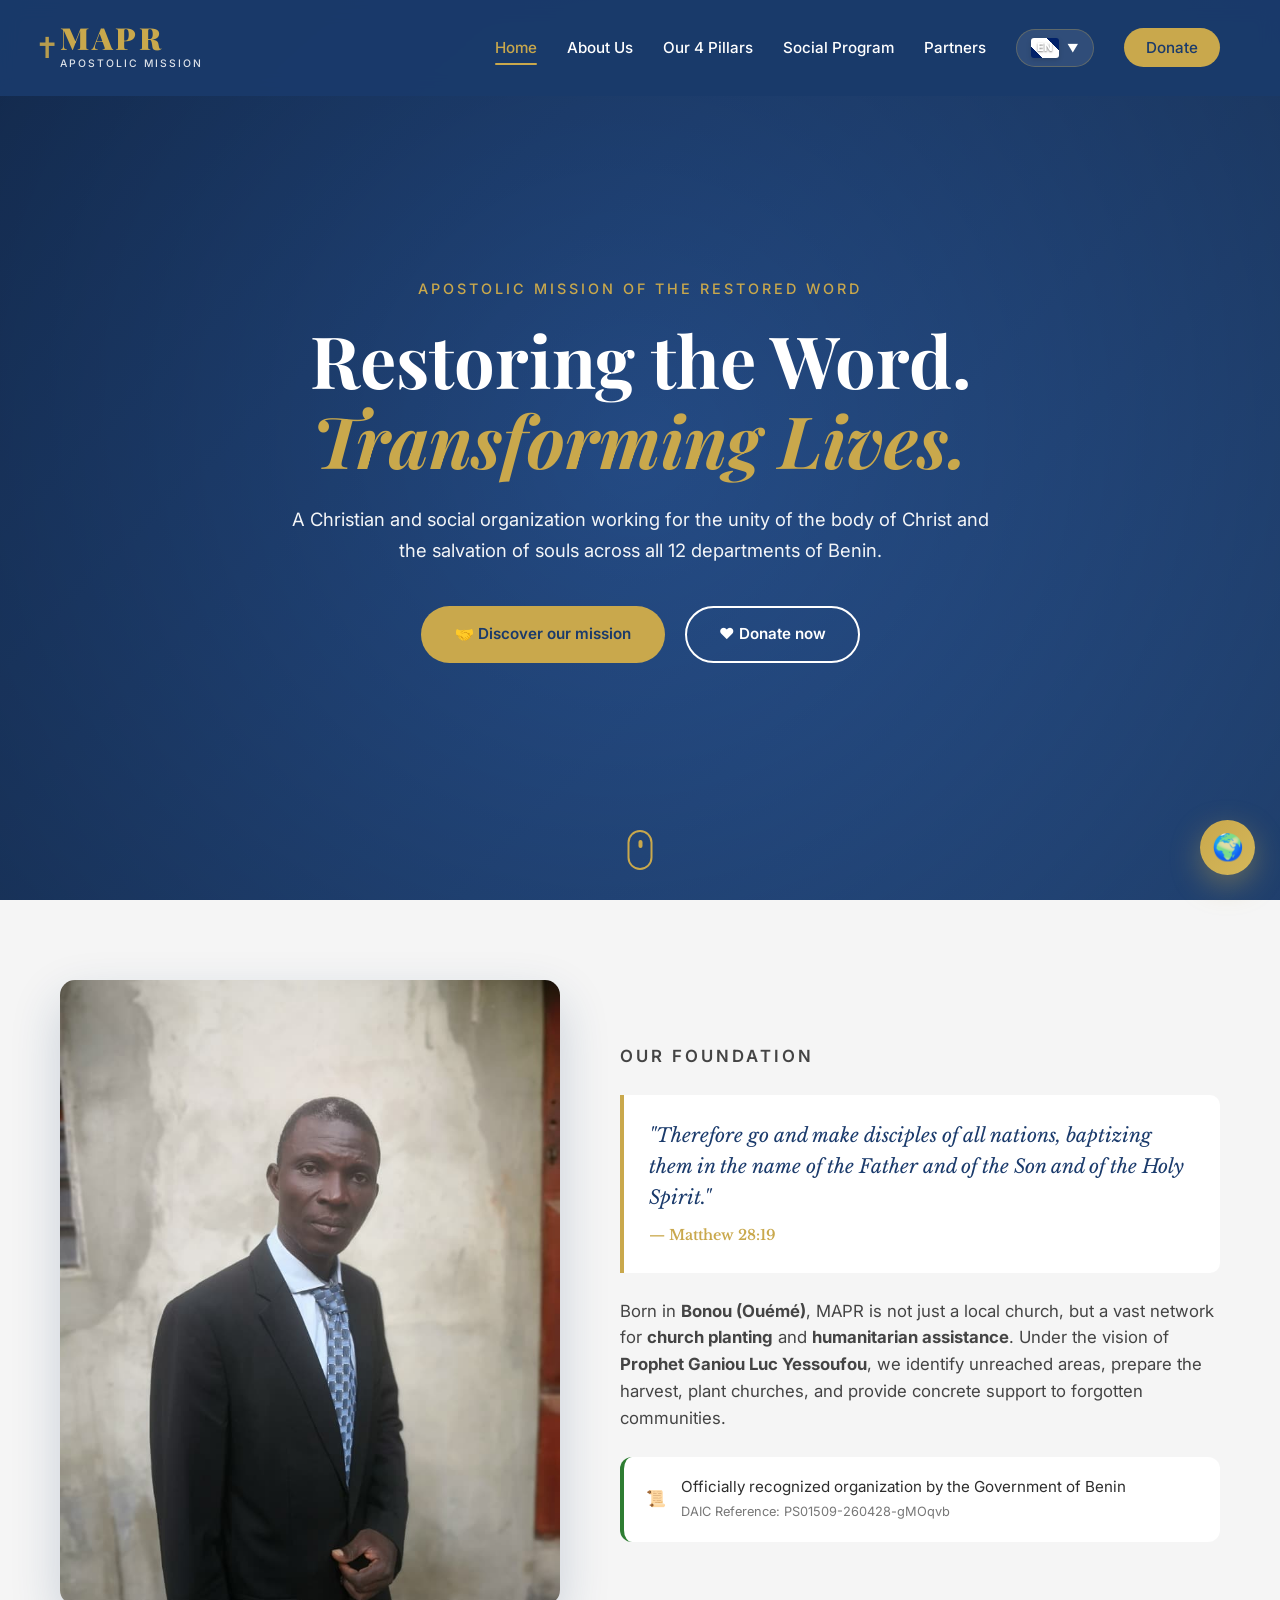
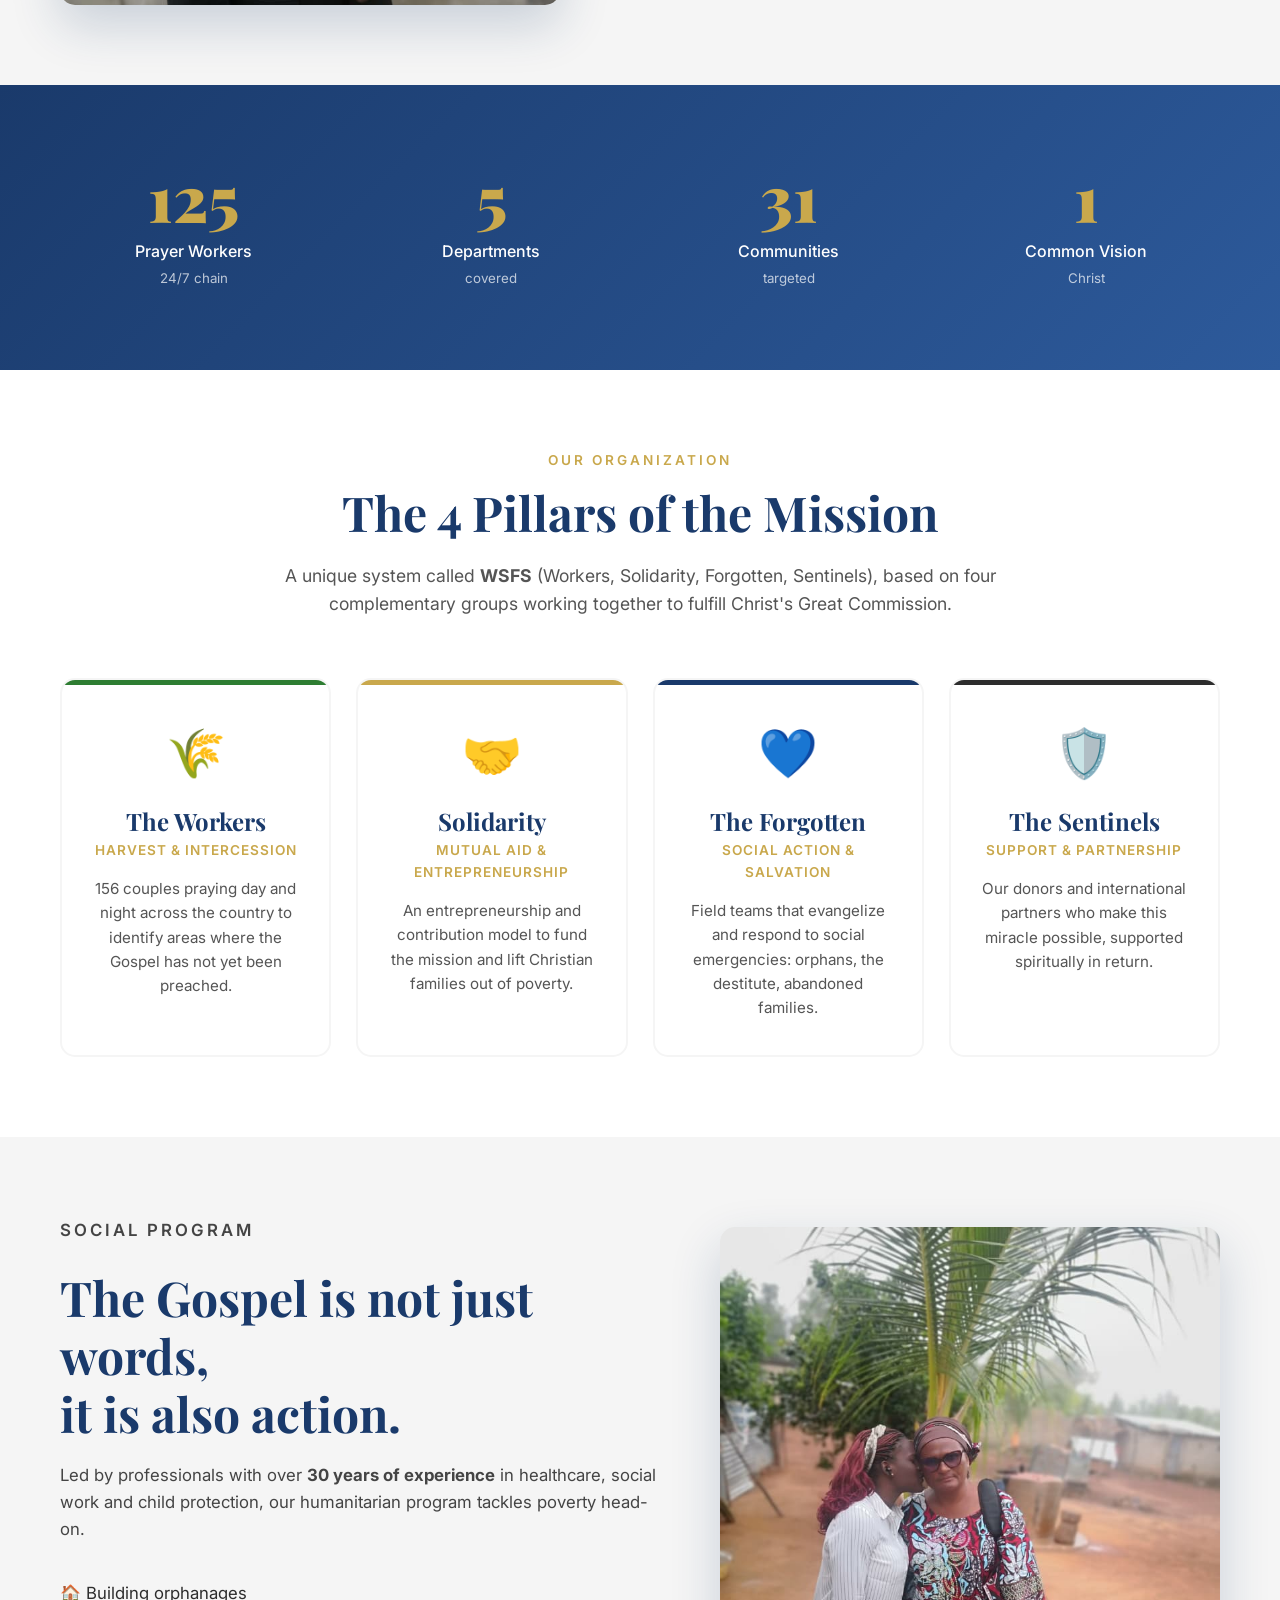
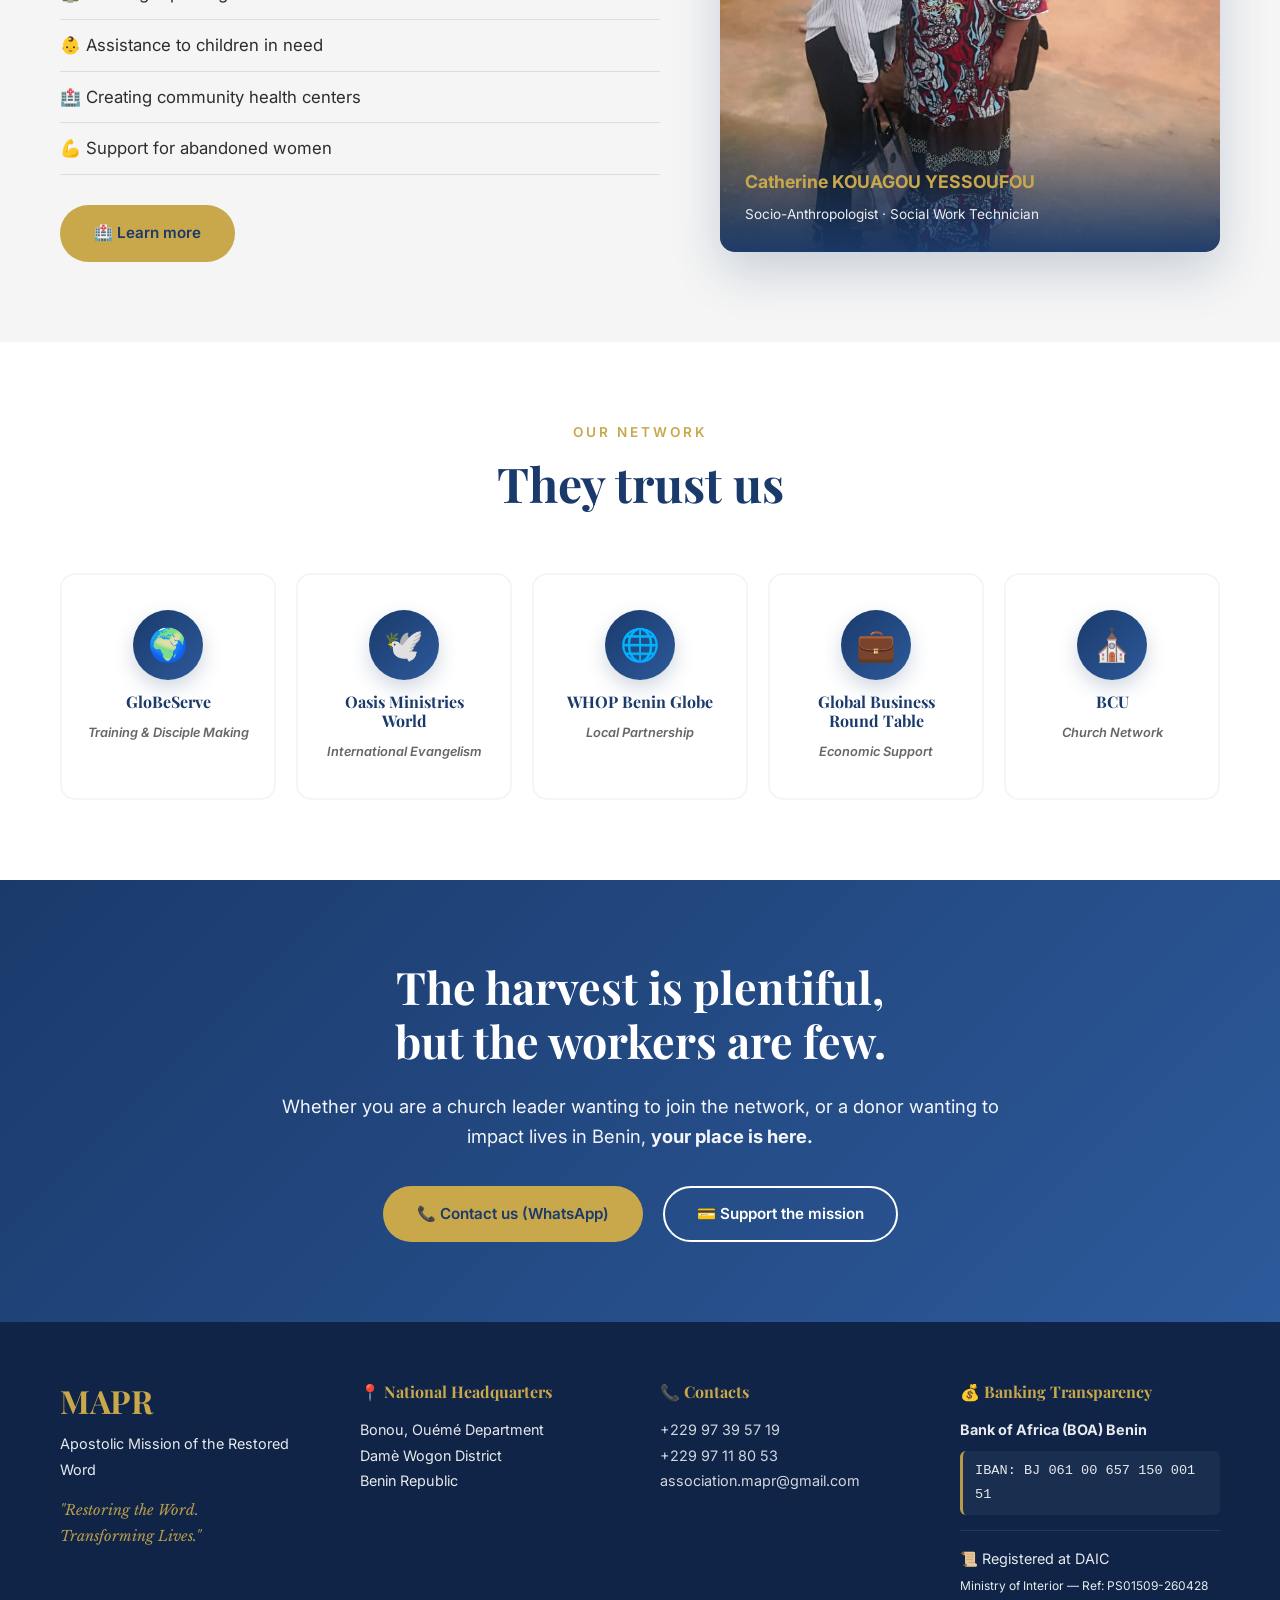
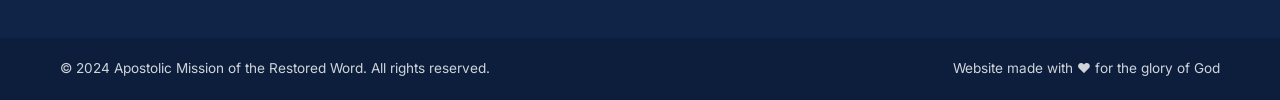
<file: index.html>
<!DOCTYPE html>
<html lang="fr">
<head>
    <meta charset="UTF-8">
    <meta name="viewport" content="width=device-width, initial-scale=1.0">
    <meta name="description" content="Mission Apostolique de la Parole Restaurée (MAPR) - Organisation évangélique et sociale au Bénin. Restaurer la Parole, Transformer des Vies.">
    <title>MAPR - Mission Apostolique de la Parole Restaurée</title>

<!-- ===== FAVICON (icône onglet) ===== -->
<link rel="icon" type="image/svg+xml" href="data:image/svg+xml,%3Csvg xmlns='http://www.w3.org/2000/svg' viewBox='0 0 100 100'%3E%3Crect width='100' height='100' fill='%231A3A6B' rx='15'/%3E%3Ctext x='50' y='72' font-family='Playfair Display, serif' font-size='65' font-weight='900' fill='%23C9A84C' text-anchor='middle'%3EM%3C/text%3E%3C/svg%3E">
   
<!-- ===== SEO & PARTAGE RÉSEAUX SOCIAUX ===== -->
    <meta name="keywords" content="MAPR, Mission Apostolique Parole Restaurée, évangélisation Bénin, ONG Bénin, mission chrétienne Afrique, orphelinat Bénin, action sociale Bénin, Prophète Yessoufou">
    <meta name="author" content="Mission Apostolique de la Parole Restaurée">
    <meta name="robots" content="index, follow">

    <!-- Open Graph (Facebook, WhatsApp, LinkedIn) -->
    <meta property="og:type" content="website">
    <meta property="og:title" content="MAPR - Mission Apostolique de la Parole Restaurée">
    <meta property="og:description" content="Organisation évangélique et sociale au Bénin. Restaurer la Parole, Transformer des Vies dans les 12 départements du Bénin.">
    <meta property="og:locale" content="fr_BJ">

    <!-- Twitter Card -->
    <meta name="twitter:card" content="summary_large_image">
    <meta name="twitter:title" content="MAPR - Mission Apostolique de la Parole Restaurée">
    <meta name="twitter:description" content="Organisation évangélique et sociale au Bénin. Restaurer la Parole, Transformer des Vies.">

    <!-- Google Fonts -->
    <link rel="preconnect" href="https://fonts.googleapis.com">
    <link rel="preconnect" href="https://fonts.gstatic.com" crossorigin>
    <link href="https://fonts.googleapis.com/css2?family=Playfair+Display:wght@400;600;700;900&family=Inter:wght@300;400;500;600;700&family=Libre+Baskerville:ital@0;1&display=swap" rel="stylesheet">
    
    <!-- ===== SEO & PARTAGE RÉSEAUX SOCIAUX ===== -->
    <meta name="keywords" content="MAPR, Mission Apostolique Parole Restaurée, évangélisation Bénin, ONG Bénin, mission chrétienne Afrique, orphelinat Bénin, action sociale Bénin, Prophète Yessoufou">
    <meta name="author" content="Mission Apostolique de la Parole Restaurée">
    <meta name="robots" content="index, follow">

    <!-- Open Graph (Facebook, WhatsApp, LinkedIn) -->
    <meta property="og:type" content="website">
    <meta property="og:title" content="MAPR - Mission Apostolique de la Parole Restaurée">
    <meta property="og:description" content="Organisation évangélique et sociale au Bénin. Restaurer la Parole, Transformer des Vies dans les 12 départements du Bénin.">
    <meta property="og:locale" content="fr_BJ">

    <!-- Twitter Card -->
    <meta name="twitter:card" content="summary_large_image">
    <meta name="twitter:title" content="MAPR - Mission Apostolique de la Parole Restaurée">
    <meta name="twitter:description" content="Organisation évangélique et sociale au Bénin. Restaurer la Parole, Transformer des Vies.">

    <link rel="stylesheet" href="style.css">
</head>
<body>


<!-- ===== HEADER / NAVIGATION ===== -->
<header class="header">
    <nav class="nav container">
        <a href="index.html" class="nav__logo">
            <span class="logo-sigle">MAPR</span>
            <span class="logo-tagline">Mission Apostolique</span>
        </a>
        <ul class="nav__menu" id="navMenu">
            <li><a href="index.html" class="active">Accueil</a></li>
            <li><a href="qui-sommes-nous.html">Qui sommes-nous</a></li>
            <li><a href="piliers.html">Les 4 Piliers</a></li>
            <li><a href="volet-social.html">Volet Social</a></li>
            <li><a href="partenaires.html">Partenaires</a></li>
            <!-- ===== SÉLECTEUR DE LANGUE (version mobile-friendly) ===== -->
            <li class="lang-selector">
                <button class="lang-btn" id="langBtn" aria-label="Changer de langue">
                    <span class="lang-flag lang-flag--fr">FR</span>
                    <span class="lang-arrow">▼</span>
                </button>
                <div class="lang-dropdown" id="langDropdown">
                    <a href="#" class="lang-option active">
                        <span class="lang-flag lang-flag--fr">FR</span>
                        <span>Français</span>
                    </a>
                    <a href="en/index.html" class="lang-option">
                        <span class="lang-flag lang-flag--en">EN</span>
                        <span>English</span>
                    </a>
                    <div class="lang-separator"></div>
                    <button type="button" class="lang-option lang-other" onclick="openGoogleTranslate()">
                        <span class="lang-flag lang-flag--world">🌍</span>
                        <span>Other languages</span>
                    </button>
                </div>
            </li>
            <li><a href="contact-don.html" class="nav__cta">Faire un don</a></li>
        </ul>
        <button class="nav__toggle" id="navToggle" aria-label="Menu">
            <span></span><span></span><span></span>
        </button>
    </nav>
</header>

    <!-- ===== SECTION 1 : HERO ===== -->
    <section class="hero" id="accueil">
        <div class="hero__overlay"></div>
        <div class="container hero__content">
            <p class="hero__suptitle">Mission Apostolique de la Parole Restaurée</p>
            <h1 class="hero__title">Restaurer la Parole.<br><span>Transformer des Vies.</span></h1>
            <p class="hero__subtitle">
                Une organisation évangélique et sociale œuvrant pour l'unité du corps de Christ 
                et le salut des âmes dans les 12 départements du Bénin.
            </p>
            <div class="hero__buttons">
                <a href="#fondement" class="btn btn--primary">🤝 Découvrir notre mission</a>
                <a href="#contact" class="btn btn--secondary">❤️ Faire un don</a>
            </div>
        </div>
        <div class="hero__scroll">
            <span></span>
        </div>
    </section>

    <!-- ===== SECTION 2 : NOTRE FONDEMENT ===== -->
    <section class="fondement" id="fondement">
        <div class="container fondement__grid">
            <div class="fondement__image">
                <img src="images/papa-1.jpeg" alt="Prophète Ganiou Luc Yessoufou - Fondateur MAPR" onerror="this.parentElement.classList.add('no-image')">
                <div class="image-placeholder">
                    <span>📸</span>
                    <p>Prophète Ganiou Luc Yessoufou</p>
                </div>
            </div>
            <div class="fondement__text">
                <p class="section__suptitle">Notre Fondement</p>
                <blockquote class="verse">
                    « Allez, faites de toutes les nations des disciples, les baptisant au nom du Père, du Fils et du Saint-Esprit. »
                    <cite>— Matthieu 28:19</cite>
                </blockquote>
                <p>
                    Née à <strong>Bonou (Ouémé)</strong>, la MAPR n'est pas une simple église locale, 
                    mais un vaste réseau d'implantation et d'assistance. Sous la vision du 
                    <strong>Prophète Ganiou Luc Yessoufou</strong>, nous identifions les zones non atteintes, 
                    préparons la moisson, implantons des églises et aidons concrètement les communautés oubliées.
                </p>
                <div class="badge-officiel">
                    📜 <span>Organisation officiellement reconnue par l'État Béninois<br>
                    <small>Référence DAIC : PS01509-260428-gMOqvb</small></span>
                </div>
            </div>
        </div>
    </section>

    <!-- ===== SECTION 3 : IMPACT EN DIRECT ===== -->
    <section class="impact">
        <div class="container">
            <div class="impact__grid">
                <div class="impact__card">
                    <span class="impact__number" data-target="312">0</span>
                    <p class="impact__label">Ouvriers intercesseurs<br><small>24h/24</small></p>
                </div>
                <div class="impact__card">
                    <span class="impact__number" data-target="12">0</span>
                    <p class="impact__label">Départements<br><small>couverts</small></p>
                </div>
                <div class="impact__card">
                    <span class="impact__number" data-target="77">0</span>
                    <p class="impact__label">Communes<br><small>ciblées</small></p>
                </div>
                <div class="impact__card">
                    <span class="impact__number">1</span>
                    <p class="impact__label">Vision commune<br><small>Christ</small></p>
                </div>
            </div>
        </div>
    </section>

    <!-- ===== SECTION 4 : LES 4 PILIERS ===== -->
    <section class="piliers" id="piliers">
        <div class="container">
            <div class="section__header">
                <p class="section__suptitle">Notre Organisation</p>
                <h2 class="section__title">Les 4 Piliers de la Mission</h2>
                <p class="section__intro">
                    Un système unique appelé <strong>OOSS</strong>, fondé sur quatre groupes 
                    qui œuvrent ensemble pour accomplir la grande recommandation du Christ.
                </p>
            </div>
            <div class="piliers__grid">
                <article class="pilier-card pilier-card--green">
                    <div class="pilier-card__icon">🌾</div>
                    <h3>Les Ouvriers</h3>
                    <p class="pilier-card__subtitle">Moisson & Intercession</p>
                    <p>156 couples prient jour et nuit et sillonnent le pays pour repérer les zones où l'Évangile n'est pas encore arrivé.</p>
                </article>
                <article class="pilier-card pilier-card--gold">
                    <div class="pilier-card__icon">🤝</div>
                    <h3>La Solidarité</h3>
                    <p class="pilier-card__subtitle">Entraide & Entrepreneuriat</p>
                    <p>Un modèle d'entrepreneuriat et de cotisations pour financer la mission et sortir les foyers chrétiens de la précarité.</p>
                </article>
                <article class="pilier-card pilier-card--blue">
                    <div class="pilier-card__icon">💙</div>
                    <h3>Les Oubliés</h3>
                    <p class="pilier-card__subtitle">Action Sociale & Salut</p>
                    <p>Des équipes de terrain qui évangélisent et répondent aux urgences sociales : orphelins, démunis, familles abandonnées.</p>
                </article>
                <article class="pilier-card pilier-card--white">
                    <div class="pilier-card__icon">🛡️</div>
                    <h3>Les Sentinelles</h3>
                    <p class="pilier-card__subtitle">Soutien & Partenariat</p>
                    <p>Nos donateurs et partenaires internationaux qui rendent ce miracle possible, soutenus spirituellement en retour.</p>
                </article>
            </div>
        </div>
    </section>

    <!-- ===== SECTION 5 : VOLET SOCIAL ===== -->
    <section class="social" id="social">
        <div class="container social__grid">
            <div class="social__text">
                <p class="section__suptitle">Volet Social</p>
                <h2 class="section__title">L'Évangile n'est pas que des mots,<br>c'est aussi des actes.</h2>
                <p>
                    Dirigé par des professionnels comptant plus de <strong>30 ans d'expérience</strong> 
                    en santé, action sociale et protection de l'enfance, notre volet humanitaire 
                    s'attaque concrètement à la misère.
                </p>
                <ul class="social__list">
                    <li>🏠 Construction d'orphelinats</li>
                    <li>👶 Assistance à l'enfance malheureuse</li>
                    <li>🏥 Création de centres de santé communautaires</li>
                    <li>💪 Soutien aux femmes abandonnées</li>
                </ul>
                <a href="#contact" class="btn btn--primary">🏥 En savoir plus</a>
            </div>
            <div class="social__image">
                <img src="images/maman-soeur.jpeg" alt="Catherine KOUAGOU - Responsable du volet social" onerror="this.parentElement.classList.add('no-image')">
                <div class="image-placeholder">
                    <span>📸</span>
                    <p>Catherine KOUAGOU<br>Responsable Volet Social</p>
                </div>
                <div class="social__image-caption">
                    <strong>Catherine KOUAGOU YESSOUFOU</strong>
                    <span>Licence Socio-Anthropologie · Technicienne Action Sociale</span>
                </div>
            </div>
        </div>
    </section>

    <!-- ===== SECTION 6 : PARTENAIRES ===== -->
    <section class="partenaires" id="partenaires">
        <div class="container">
            <div class="section__header">
                <p class="section__suptitle">Notre Réseau</p>
                <h2 class="section__title">Ils nous font confiance</h2>
            </div>
            <div class="partenaires__grid">
                <div class="partenaire-card">
                    <div class="partenaire-logo">🌍</div>
                    <h4>GloBeServe</h4>
                    <p>Formation & Disciple Making</p>
                </div>
                <div class="partenaire-card">
                    <div class="partenaire-logo">🕊️</div>
                    <h4>Oasis Ministries World</h4>
                    <p>Évangélisation Internationale</p>
                </div>
                <div class="partenaire-card">
                    <div class="partenaire-logo">🌐</div>
                    <h4>WHOP Benin Globe</h4>
                    <p>Partenariat Local</p>
                </div>
                <div class="partenaire-card">
                    <div class="partenaire-logo">💼</div>
                    <h4>Global Business Round Table</h4>
                    <p>Soutien Économique</p>
                </div>
                <div class="partenaire-card">
                    <div class="partenaire-logo">⛪</div>
                    <h4>BCU</h4>
                    <p>Réseau Ecclésial</p>
                </div>
            </div>
        </div>
    </section>

    <!-- ===== SECTION 7 : APPEL À L'ACTION ===== -->
    <section class="cta" id="contact">
        <div class="container cta__content">
            <h2>Le champ est vaste,<br>les ouvriers sont peu nombreux.</h2>
            <p>
                Que vous soyez un leader d'église souhaitant rejoindre le réseau, 
                ou un donateur voulant impacter des vies au Bénin, 
                <strong>votre place est ici.</strong>
            </p>
            <div class="cta__buttons">
                <a href="https://wa.me/22997395719" target="_blank" class="btn btn--primary">📞 Nous contacter (WhatsApp)</a>
                <a href="#footer" class="btn btn--secondary">💳 Soutenir la mission</a>
            </div>
        </div>
    </section>

    <!-- ===== FOOTER ===== -->
    <footer class="footer" id="footer">
        <div class="container footer__grid">
            <div class="footer__col">
                <h3 class="footer__logo">MAPR</h3>
                <p>Mission Apostolique de la Parole Restaurée</p>
                <p class="footer__verse">« Restaurer la Parole.<br>Transformer des Vies. »</p>
            </div>
            <div class="footer__col">
                <h4>📍 Siège National</h4>
                <p>Bonou, département de l'Ouémé<br>Arrondissement de Damè Wogon<br>Bénin</p>
            </div>
            <div class="footer__col">
                <h4>📞 Contacts</h4>
                <p>
                    <a href="https://wa.me/22997395719">+229 97 39 57 19</a><br>
                    <a href="https://wa.me/22997118053">+229 97 11 80 53</a><br>
                    <a href="mailto:association.mapr@gmail.com">association.mapr@gmail.com</a>
                </p>
            </div>
            <div class="footer__col footer__col--transparence">
                <h4>💰 Transparence Bancaire</h4>
                <p>
                    <strong>Bank of Africa (BOA) Bénin</strong><br>
                    <span class="iban">IBAN : BJ 061 00 657 150 001 51</span>
                </p>
                <p class="legalite">
                    📜 Enregistré à la DAIC<br>
                    <small>Ministère de l'Intérieur — Réf : PS01509-260428</small>
                </p>
            </div>
        </div>
        <div class="footer__bottom">
            <div class="container">
                <p>© 2024 Mission Apostolique de la Parole Restaurée. Tous droits réservés.</p>
                <p class="footer__credits">Site réalisé avec ❤️ pour la gloire de Dieu</p>
            </div>
        </div>
    </footer>

    <!-- Détection automatique de langue -->
    <script src="detect-language.js"></script>
    <!-- Script principal -->
    <script src="script.js"></script>

    <!-- Bouton flottant traduction -->
<button class="lang-float-btn" onclick="openGoogleTranslate()" aria-label="Traduire le site" title="Traduire en autre langue">
    🌍
</button>

</body>
</html>
</file>
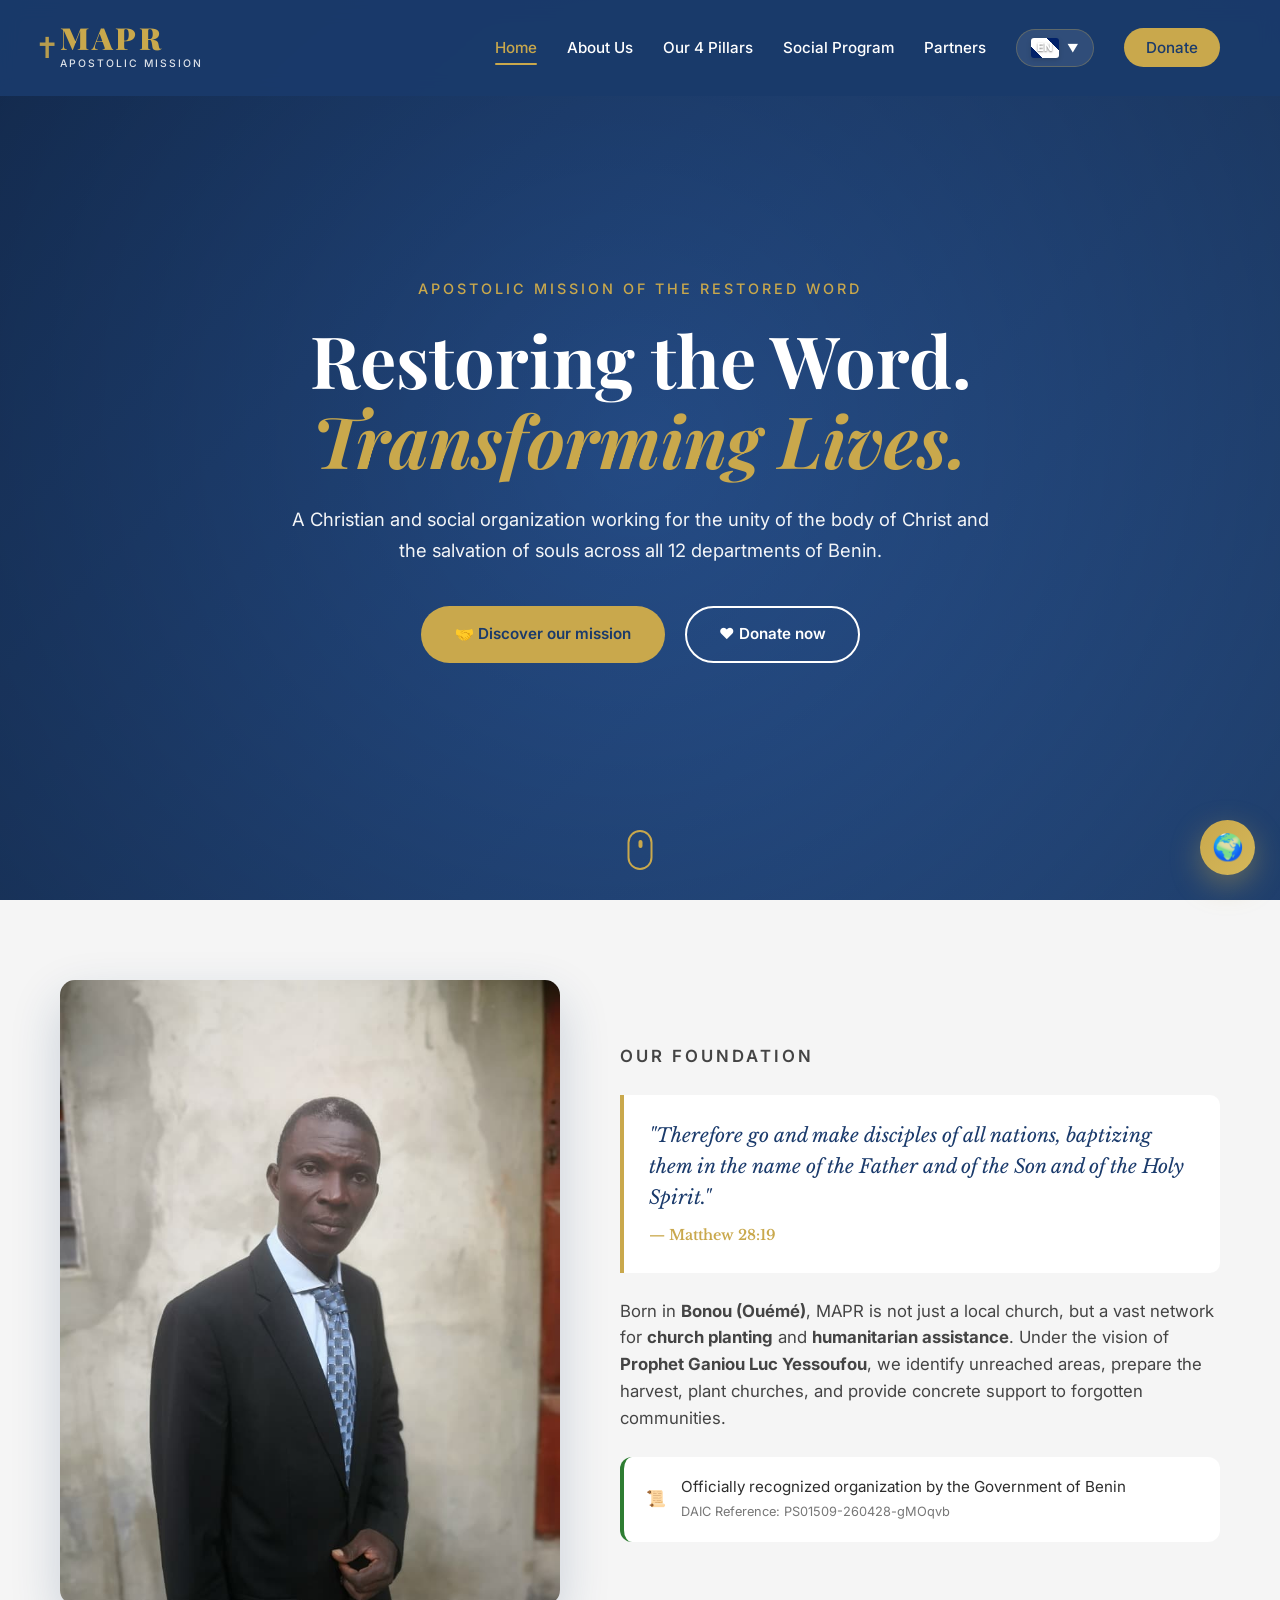
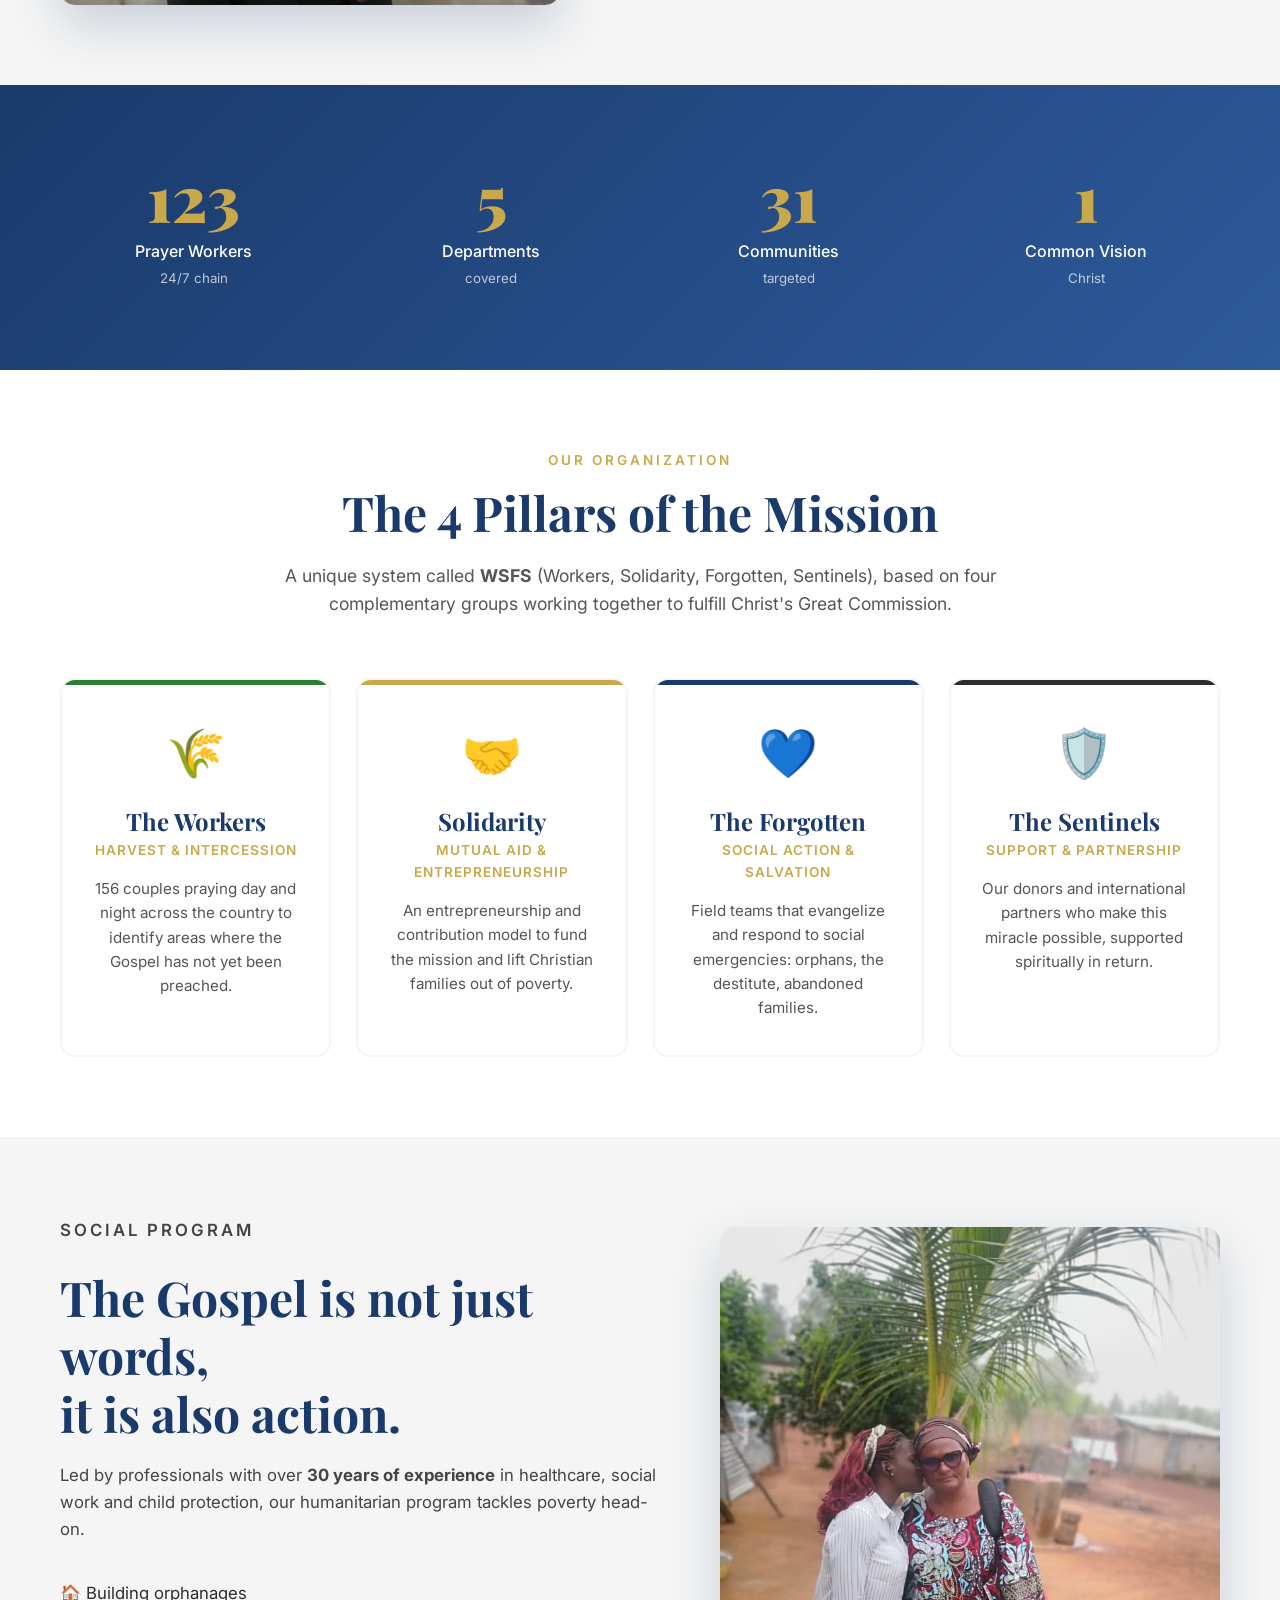
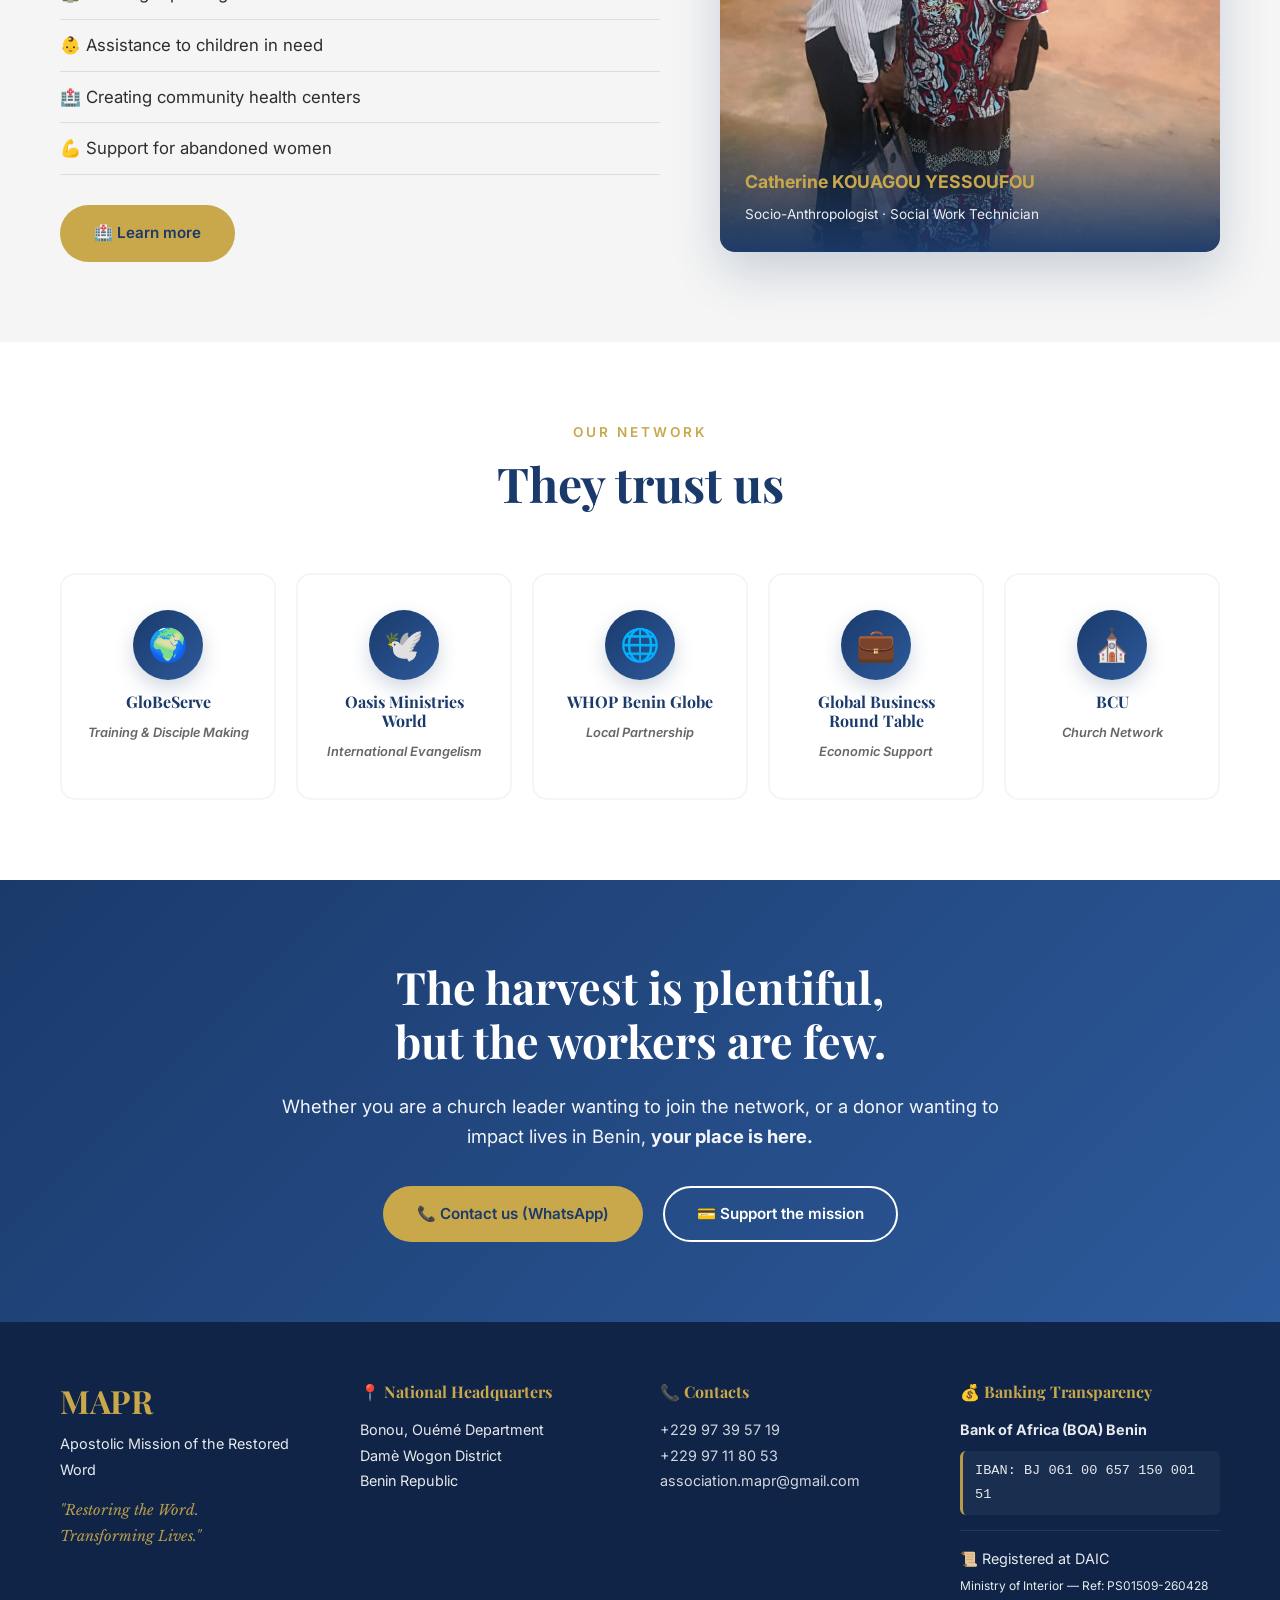
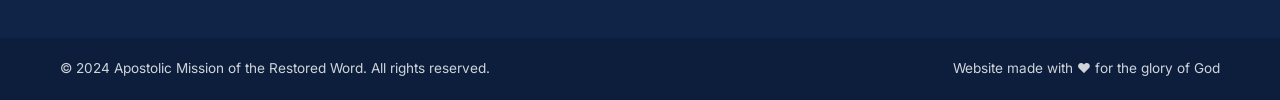
<file: en/index.html>
<!DOCTYPE html>
<html lang="en">
<head>
    <meta charset="UTF-8">
    <meta name="viewport" content="width=device-width, initial-scale=1.0">
    <meta name="description" content="Apostolic Mission of the Restored Word (MAPR) - A Christian organization and NGO in Benin. Restoring the Word, Transforming Lives across all 12 departments.">
    <title>MAPR - Apostolic Mission of the Restored Word</title>
    
    <!-- Favicon -->
    <link rel="icon" type="image/svg+xml" href="data:image/svg+xml,%3Csvg xmlns='http://www.w3.org/2000/svg' viewBox='0 0 100 100'%3E%3Crect width='100' height='100' fill='%231A3A6B' rx='15'/%3E%3Ctext x='50' y='72' font-family='Playfair Display, serif' font-size='65' font-weight='900' fill='%23C9A84C' text-anchor='middle'%3EM%3C/text%3E%3C/svg%3E">
    
    <!-- SEO -->
    <meta name="keywords" content="MAPR, Apostolic Mission, Restored Word, Benin evangelism, Christian NGO Africa, orphanage Benin, social action, Prophet Yessoufou">
    <meta name="author" content="Mission Apostolique de la Parole Restaurée">
    <meta name="robots" content="index, follow">
    
    <!-- Open Graph -->
    <meta property="og:type" content="website">
    <meta property="og:title" content="MAPR - Apostolic Mission of the Restored Word">
    <meta property="og:description" content="A Christian organization and NGO in Benin. Restoring the Word, Transforming Lives across all 12 departments.">
    <meta property="og:locale" content="en_US">
    
    <!-- Hreflang for SEO -->
    <link rel="alternate" hreflang="fr" href="https://mapr-site.vercel.app/index.html">
    <link rel="alternate" hreflang="en" href="https://mapr-site.vercel.app/en/index.html">
    <link rel="alternate" hreflang="x-default" href="https://mapr-site.vercel.app/index.html">
    
    <link rel="preconnect" href="https://fonts.googleapis.com">
    <link rel="preconnect" href="https://fonts.gstatic.com" crossorigin>
    <link href="https://fonts.googleapis.com/css2?family=Playfair+Display:wght@400;600;700;900&family=Inter:wght@300;400;500;600;700&family=Libre+Baskerville:ital@0;1&display=swap" rel="stylesheet">
    
    <link rel="stylesheet" href="../style.css">
</head>
<body>

    <!-- ===== HEADER / NAVIGATION ===== -->
    <header class="header">
        <nav class="nav container">
            <a href="index.html" class="nav__logo">
                <span class="logo-sigle">MAPR</span>
                <span class="logo-tagline">Apostolic Mission</span>
            </a>
            <ul class="nav__menu" id="navMenu">
                <li><a href="index.html" class="active">Home</a></li>
                <li><a href="#about">About Us</a></li>
                <li><a href="#pillars">Our 4 Pillars</a></li>
                <li><a href="#social">Social Program</a></li>
                <li><a href="#partners">Partners</a></li>
                
                <!-- ===== LANGUAGE SELECTOR ===== -->
                <li class="lang-selector">
                    <button class="lang-btn" id="langBtn" aria-label="Change language">
                        <span class="lang-flag lang-flag--en">EN</span>
                        <span class="lang-arrow">▼</span>
                    </button>
                    <div class="lang-dropdown" id="langDropdown">
                        <a href="../index.html" class="lang-option">
                            <span class="lang-flag lang-flag--fr">FR</span>
                            <span>Français</span>
                        </a>
                        <a href="#" class="lang-option active">
                            <span class="lang-flag lang-flag--en">EN</span>
                            <span>English</span>
                        </a>
                        <div class="lang-separator"></div>
                        <button type="button" class="lang-option lang-other" onclick="openGoogleTranslate()">
                            <span class="lang-flag lang-flag--world">🌍</span>
                            <span>Other languages</span>
                        </button>
                    </div>
                </li>
                
                <li><a href="#contact" class="nav__cta">Donate</a></li>
            </ul>
            <button class="nav__toggle" id="navToggle" aria-label="Menu">
                <span></span><span></span><span></span>
            </button>
        </nav>
    </header>

    <!-- ===== SECTION 1 : HERO ===== -->
    <section class="hero" id="home">
        <div class="hero__overlay"></div>
        <div class="container hero__content">
            <p class="hero__suptitle">Apostolic Mission of the Restored Word</p>
            <h1 class="hero__title">Restoring the Word.<br><span>Transforming Lives.</span></h1>
            <p class="hero__subtitle">
                A Christian and social organization working for the unity of the body of Christ 
                and the salvation of souls across all 12 departments of Benin.
            </p>
            <div class="hero__buttons">
                <a href="#about" class="btn btn--primary">🤝 Discover our mission</a>
                <a href="#contact" class="btn btn--secondary">❤️ Donate now</a>
            </div>
        </div>
        <div class="hero__scroll">
            <span></span>
        </div>
    </section>

    <!-- ===== SECTION 2 : OUR FOUNDATION ===== -->
    <section class="fondement" id="about">
        <div class="container fondement__grid">
            <div class="fondement__image">
                <img src="../images/papa-1.jpeg" alt="Prophet Ganiou Luc Yessoufou - MAPR Founder" onerror="this.parentElement.classList.add('no-image')">
                <div class="image-placeholder">
                    <span>📸</span>
                    <p>Prophet Ganiou Luc Yessoufou</p>
                </div>
            </div>
            <div class="fondement__text">
                <p class="section__suptitle">Our Foundation</p>
                <blockquote class="verse">
                    "Therefore go and make disciples of all nations, baptizing them in the name of the Father and of the Son and of the Holy Spirit."
                    <cite>— Matthew 28:19</cite>
                </blockquote>
                <p>
                    Born in <strong>Bonou (Ouémé)</strong>, MAPR is not just a local church, 
                    but a vast network for <strong>church planting</strong> and <strong>humanitarian assistance</strong>. 
                    Under the vision of <strong>Prophet Ganiou Luc Yessoufou</strong>, we identify unreached areas, 
                    prepare the harvest, plant churches, and provide concrete support to forgotten communities.
                </p>
                <div class="badge-officiel">
                    📜 <span>Officially recognized organization by the Government of Benin<br>
                    <small>DAIC Reference: PS01509-260428-gMOqvb</small></span>
                </div>
            </div>
        </div>
    </section>

    <!-- ===== SECTION 3 : IMPACT IN NUMBERS ===== -->
    <section class="impact">
        <div class="container">
            <div class="impact__grid">
                <div class="impact__card">
                    <span class="impact__number" data-target="312">0</span>
                    <p class="impact__label">Prayer Workers<br><small>24/7 chain</small></p>
                </div>
                <div class="impact__card">
                    <span class="impact__number" data-target="12">0</span>
                    <p class="impact__label">Departments<br><small>covered</small></p>
                </div>
                <div class="impact__card">
                    <span class="impact__number" data-target="77">0</span>
                    <p class="impact__label">Communities<br><small>targeted</small></p>
                </div>
                <div class="impact__card">
                    <span class="impact__number">1</span>
                    <p class="impact__label">Common Vision<br><small>Christ</small></p>
                </div>
            </div>
        </div>
    </section>

    <!-- ===== SECTION 4 : THE 4 PILLARS ===== -->
    <section class="piliers" id="pillars">
        <div class="container">
            <div class="section__header">
                <p class="section__suptitle">Our Organization</p>
                <h2 class="section__title">The 4 Pillars of the Mission</h2>
                <p class="section__intro">
                    A unique system called <strong>WSFS</strong> (Workers, Solidarity, Forgotten, Sentinels), 
                    based on four complementary groups working together to fulfill Christ's Great Commission.
                </p>
            </div>
            <div class="piliers__grid">
                <article class="pilier-card pilier-card--green">
                    <div class="pilier-card__icon">🌾</div>
                    <h3>The Workers</h3>
                    <p class="pilier-card__subtitle">Harvest & Intercession</p>
                    <p>156 couples praying day and night across the country to identify areas where the Gospel has not yet been preached.</p>
                </article>
                <article class="pilier-card pilier-card--gold">
                    <div class="pilier-card__icon">🤝</div>
                    <h3>Solidarity</h3>
                    <p class="pilier-card__subtitle">Mutual Aid & Entrepreneurship</p>
                    <p>An entrepreneurship and contribution model to fund the mission and lift Christian families out of poverty.</p>
                </article>
                <article class="pilier-card pilier-card--blue">
                    <div class="pilier-card__icon">💙</div>
                    <h3>The Forgotten</h3>
                    <p class="pilier-card__subtitle">Social Action & Salvation</p>
                    <p>Field teams that evangelize and respond to social emergencies: orphans, the destitute, abandoned families.</p>
                </article>
                <article class="pilier-card pilier-card--white">
                    <div class="pilier-card__icon">🛡️</div>
                    <h3>The Sentinels</h3>
                    <p class="pilier-card__subtitle">Support & Partnership</p>
                    <p>Our donors and international partners who make this miracle possible, supported spiritually in return.</p>
                </article>
            </div>
        </div>
    </section>

    <!-- ===== SECTION 5 : SOCIAL PROGRAM ===== -->
    <section class="social" id="social">
        <div class="container social__grid">
            <div class="social__text">
                <p class="section__suptitle">Social Program</p>
                <h2 class="section__title">The Gospel is not just words,<br>it is also action.</h2>
                <p>
                    Led by professionals with over <strong>30 years of experience</strong> 
                    in healthcare, social work and child protection, our humanitarian program 
                    tackles poverty head-on.
                </p>
                <ul class="social__list">
                    <li>🏠 Building orphanages</li>
                    <li>👶 Assistance to children in need</li>
                    <li>🏥 Creating community health centers</li>
                    <li>💪 Support for abandoned women</li>
                </ul>
                <a href="#contact" class="btn btn--primary">🏥 Learn more</a>
            </div>
            <div class="social__image">
                <img src="../images/maman-soeur.jpeg" alt="Catherine KOUAGOU - Social Program Director" onerror="this.parentElement.classList.add('no-image')">
                <div class="image-placeholder">
                    <span>📸</span>
                    <p>Catherine KOUAGOU<br>Social Program Director</p>
                </div>
                <div class="social__image-caption">
                    <strong>Catherine KOUAGOU YESSOUFOU</strong>
                    <span>Socio-Anthropologist · Social Work Technician</span>
                </div>
            </div>
        </div>
    </section>

    <!-- ===== SECTION 6 : PARTNERS ===== -->
    <section class="partenaires" id="partners">
        <div class="container">
            <div class="section__header">
                <p class="section__suptitle">Our Network</p>
                <h2 class="section__title">They trust us</h2>
            </div>
            <div class="partenaires__grid">
                <div class="partenaire-card">
                    <div class="partenaire-logo">🌍</div>
                    <h4>GloBeServe</h4>
                    <p>Training & Disciple Making</p>
                </div>
                <div class="partenaire-card">
                    <div class="partenaire-logo">🕊️</div>
                    <h4>Oasis Ministries World</h4>
                    <p>International Evangelism</p>
                </div>
                <div class="partenaire-card">
                    <div class="partenaire-logo">🌐</div>
                    <h4>WHOP Benin Globe</h4>
                    <p>Local Partnership</p>
                </div>
                <div class="partenaire-card">
                    <div class="partenaire-logo">💼</div>
                    <h4>Global Business Round Table</h4>
                    <p>Economic Support</p>
                </div>
                <div class="partenaire-card">
                    <div class="partenaire-logo">⛪</div>
                    <h4>BCU</h4>
                    <p>Church Network</p>
                </div>
            </div>
        </div>
    </section>

    <!-- ===== SECTION 7 : CALL TO ACTION ===== -->
    <section class="cta" id="contact">
        <div class="container cta__content">
            <h2>The harvest is plentiful,<br>but the workers are few.</h2>
            <p>
                Whether you are a church leader wanting to join the network, 
                or a donor wanting to impact lives in Benin, 
                <strong>your place is here.</strong>
            </p>
            <div class="cta__buttons">
                <a href="https://wa.me/22997395719" target="_blank" class="btn btn--primary">📞 Contact us (WhatsApp)</a>
                <a href="#footer" class="btn btn--secondary">💳 Support the mission</a>
            </div>
        </div>
    </section>

    <!-- ===== FOOTER ===== -->
    <footer class="footer" id="footer">
        <div class="container footer__grid">
            <div class="footer__col">
                <h3 class="footer__logo">MAPR</h3>
                <p>Apostolic Mission of the Restored Word</p>
                <p class="footer__verse">"Restoring the Word.<br>Transforming Lives."</p>
            </div>
            <div class="footer__col">
                <h4>📍 National Headquarters</h4>
                <p>Bonou, Ouémé Department<br>Damè Wogon District<br>Benin Republic</p>
            </div>
            <div class="footer__col">
                <h4>📞 Contacts</h4>
                <p>
                    <a href="https://wa.me/22997395719">+229 97 39 57 19</a><br>
                    <a href="https://wa.me/22997118053">+229 97 11 80 53</a><br>
                    <a href="mailto:association.mapr@gmail.com">association.mapr@gmail.com</a>
                </p>
            </div>
            <div class="footer__col footer__col--transparence">
                <h4>💰 Banking Transparency</h4>
                <p>
                    <strong>Bank of Africa (BOA) Benin</strong><br>
                    <span class="iban">IBAN: BJ 061 00 657 150 001 51</span>
                </p>
                <p class="legalite">
                    📜 Registered at DAIC<br>
                    <small>Ministry of Interior — Ref: PS01509-260428</small>
                </p>
            </div>
        </div>
        <div class="footer__bottom">
            <div class="container">
                <p>© 2024 Apostolic Mission of the Restored Word. All rights reserved.</p>
                <p class="footer__credits">Website made with ❤️ for the glory of God</p>
            </div>
        </div>
    </footer>

    <!-- Bouton flottant traduction -->
    <button class="lang-float-btn" onclick="openGoogleTranslate()" aria-label="Translate website" title="Translate to another language">
        🌍
    </button>

    <!-- Détection automatique de langue -->
    <script src="../detect-language.js"></script>
    <!-- Script principal -->
    <script src="../script.js"></script>
</body>
</html>
</file>
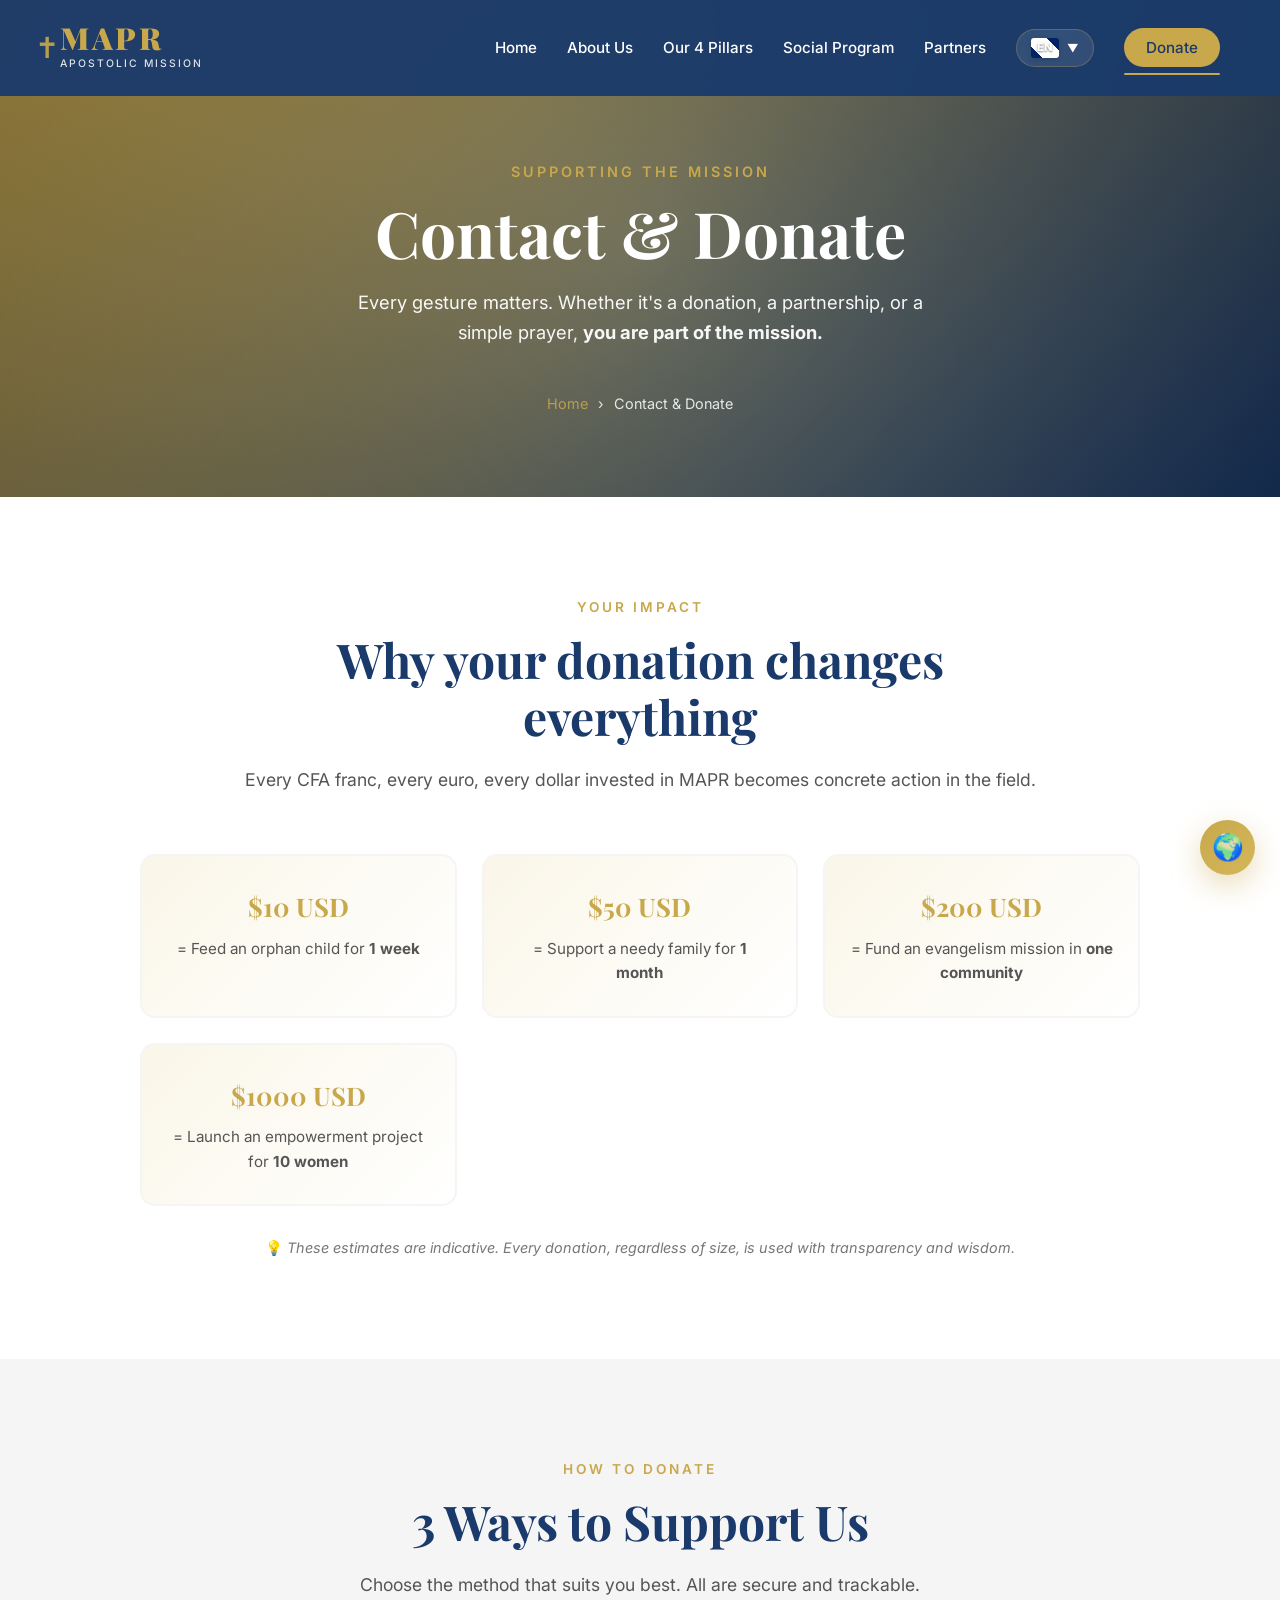
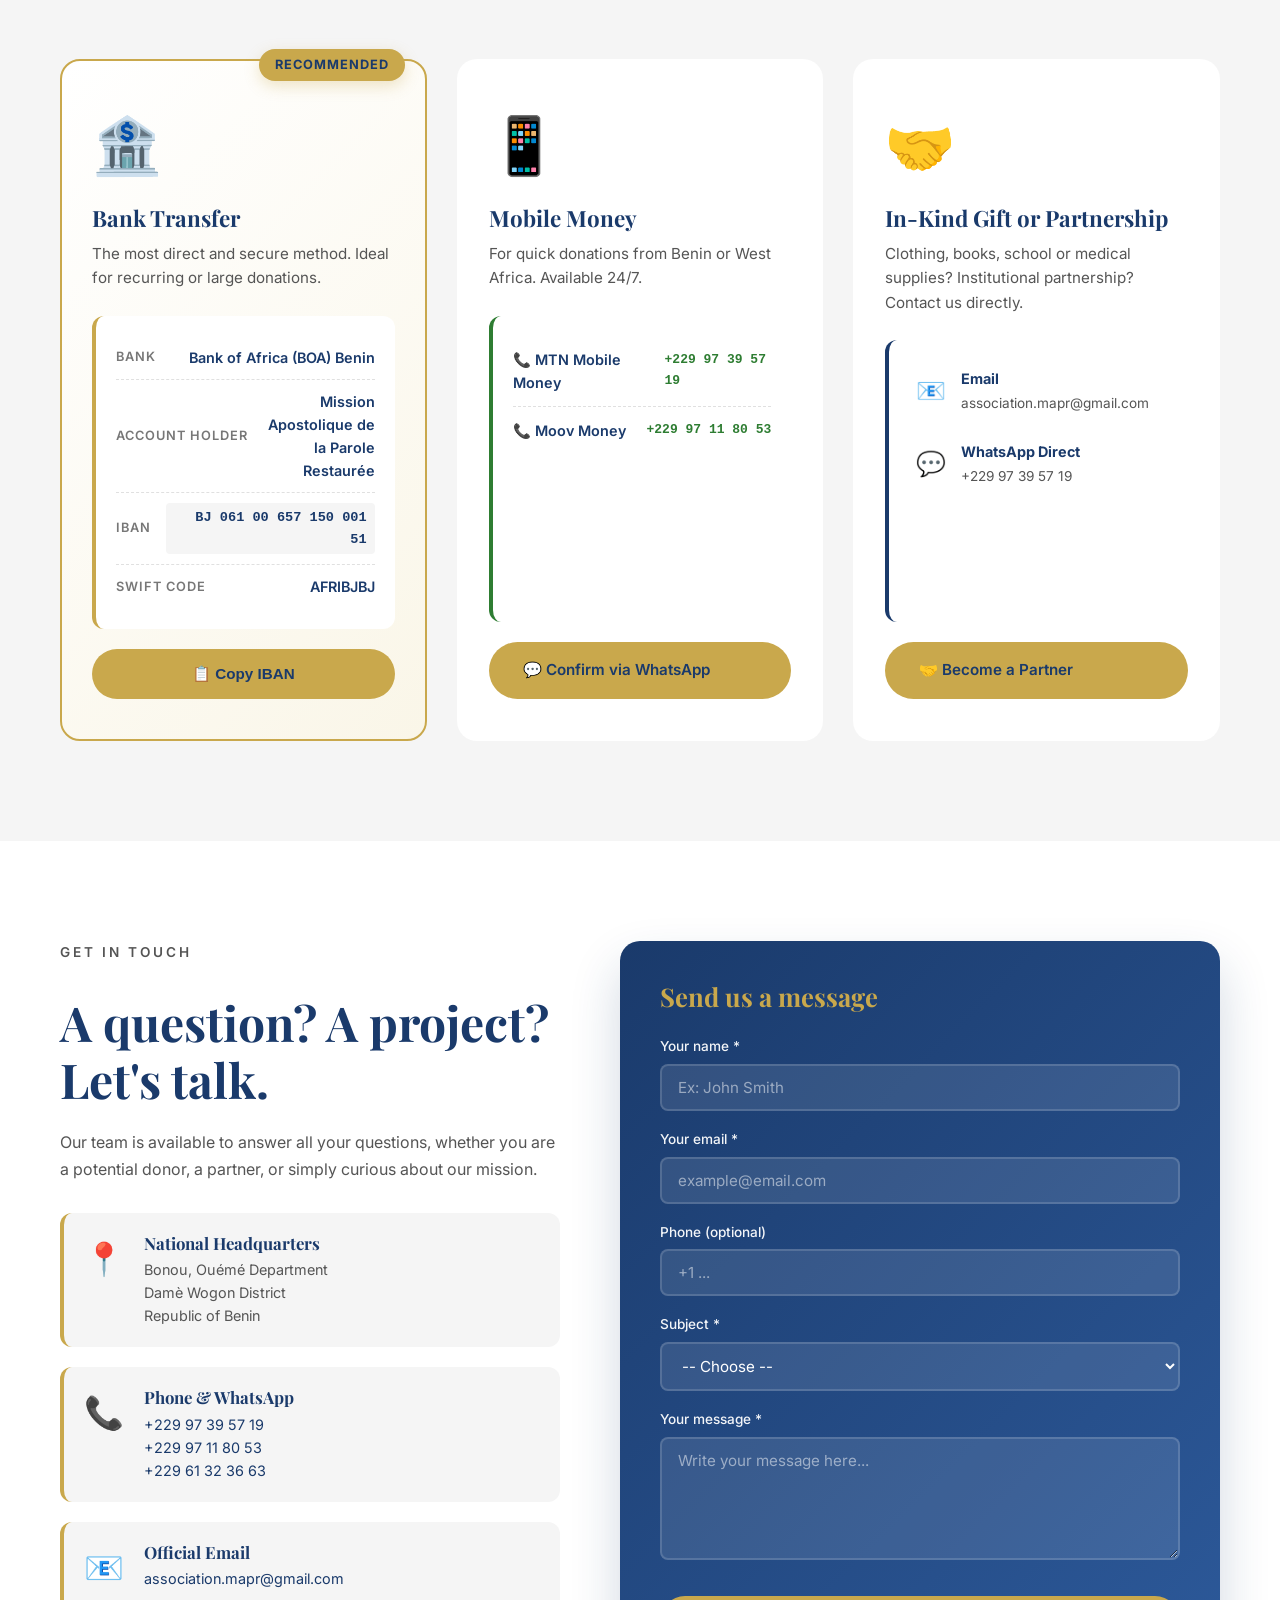
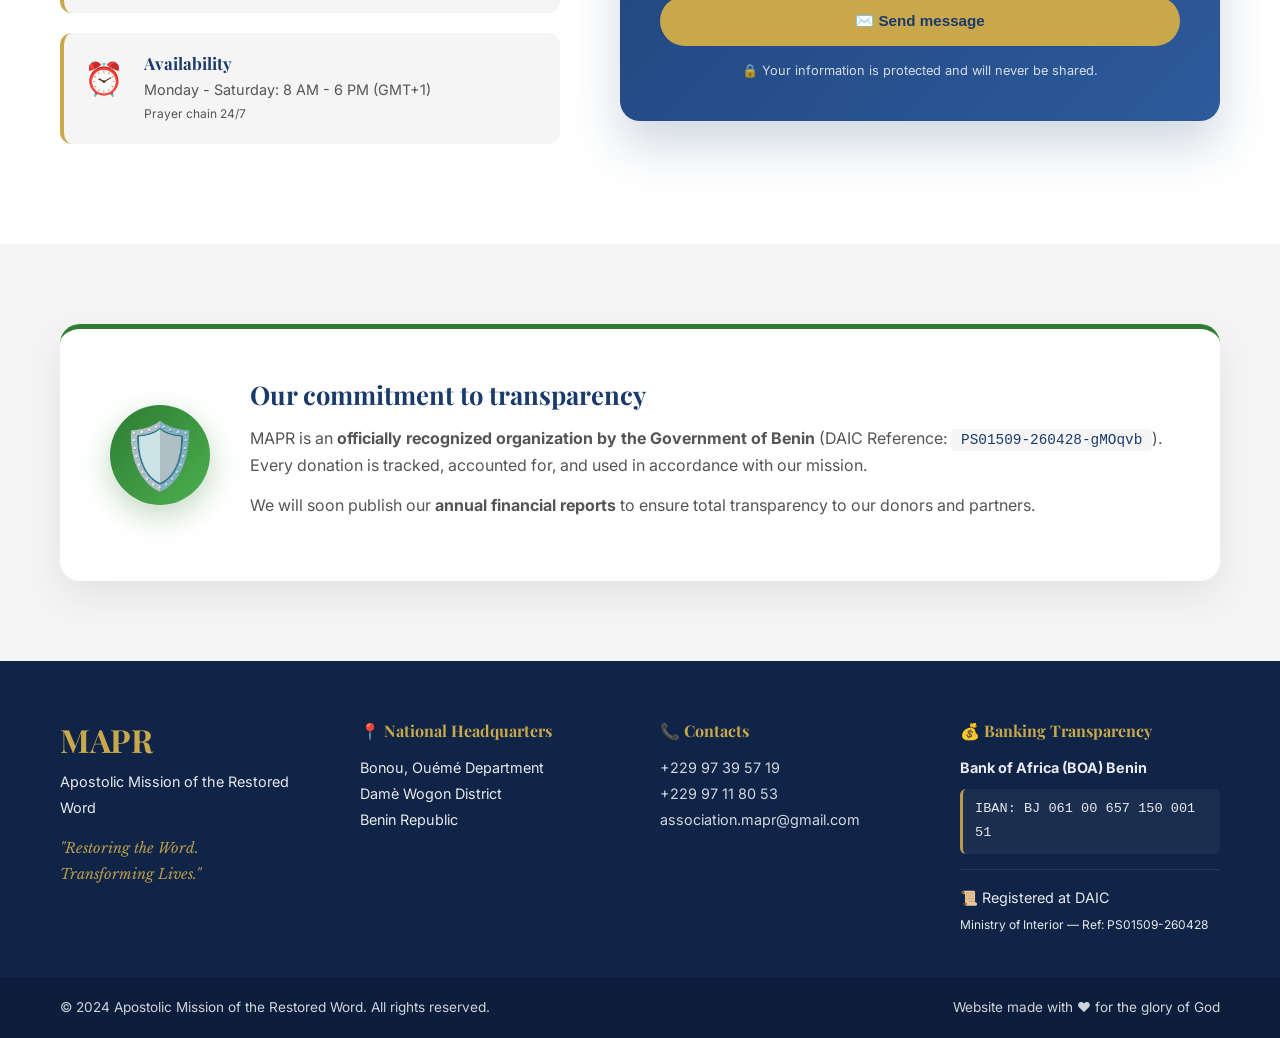
<file: en/contact-donate.html>
<!DOCTYPE html>
<html lang="en">
<head>
    <meta charset="UTF-8">
    <meta name="viewport" content="width=device-width, initial-scale=1.0">
    <meta name="description" content="Support MAPR: make a donation, become a partner, or contact us. Multiple options available: bank transfer, WhatsApp, email.">
    <title>Contact & Donate | MAPR - Apostolic Mission of the Restored Word</title>
    
    <!-- Favicon -->
    <link rel="icon" type="image/svg+xml" href="data:image/svg+xml,%3Csvg xmlns='http://www.w3.org/2000/svg' viewBox='0 0 100 100'%3E%3Crect width='100' height='100' fill='%231A3A6B' rx='15'/%3E%3Ctext x='50' y='72' font-family='Playfair Display, serif' font-size='65' font-weight='900' fill='%23C9A84C' text-anchor='middle'%3EM%3C/text%3E%3C/svg%3E">
    
    <!-- SEO -->
    <meta name="keywords" content="donate MAPR, support Benin mission, Christian donation Africa, IBAN MAPR, partnership Benin NGO">
    <meta name="robots" content="index, follow">
    
    <!-- Open Graph -->
    <meta property="og:type" content="website">
    <meta property="og:title" content="Contact & Donate | MAPR">
    <meta property="og:description" content="Support our mission in Benin. Multiple ways to donate and partner with us.">
    <meta property="og:locale" content="en_US">
    
    <!-- Hreflang -->
    <link rel="alternate" hreflang="fr" href="https://mapr-site.vercel.app/contact-don.html">
    <link rel="alternate" hreflang="en" href="https://mapr-site.vercel.app/en/contact-donate.html">
    
    <link rel="preconnect" href="https://fonts.googleapis.com">
    <link rel="preconnect" href="https://fonts.gstatic.com" crossorigin>
    <link href="https://fonts.googleapis.com/css2?family=Playfair+Display:wght@400;600;700;900&family=Inter:wght@300;400;500;600;700&family=Libre+Baskerville:ital@0;1&display=swap" rel="stylesheet">
    
    <link rel="stylesheet" href="../style.css">
</head>
<body>

    <!-- ===== HEADER ===== -->
    <header class="header">
        <nav class="nav container">
            <a href="index.html" class="nav__logo">
                <span class="logo-sigle">MAPR</span>
                <span class="logo-tagline">Apostolic Mission</span>
            </a>
            <ul class="nav__menu" id="navMenu">
                <li><a href="index.html">Home</a></li>
                <li><a href="index.html#about">About Us</a></li>
                <li><a href="index.html#pillars">Our 4 Pillars</a></li>
                <li><a href="index.html#social">Social Program</a></li>
                <li><a href="index.html#partners">Partners</a></li>
                
                <li class="lang-selector">
                    <button class="lang-btn" id="langBtn" aria-label="Change language">
                        <span class="lang-flag lang-flag--en">EN</span>
                        <span class="lang-arrow">▼</span>
                    </button>
                    <div class="lang-dropdown" id="langDropdown">
                        <a href="../contact-don.html" class="lang-option">
                            <span class="lang-flag lang-flag--fr">FR</span>
                            <span>Français</span>
                        </a>
                        <a href="#" class="lang-option active">
                            <span class="lang-flag lang-flag--en">EN</span>
                            <span>English</span>
                        </a>
                        <div class="lang-separator"></div>
                        <button type="button" class="lang-option lang-other" onclick="openGoogleTranslate()">
                            <span class="lang-flag lang-flag--world">🌍</span>
                            <span>Other languages</span>
                        </button>
                    </div>
                </li>
                
                <li><a href="contact-donate.html" class="nav__cta active">Donate</a></li>
            </ul>
            <button class="nav__toggle" id="navToggle" aria-label="Menu">
                <span></span><span></span><span></span>
            </button>
        </nav>
    </header>

    <!-- ===== HERO ===== -->
    <section class="page-hero page-hero--don">
        <div class="page-hero__overlay"></div>
        <div class="container page-hero__content">
            <p class="page-hero__suptitle">Supporting the Mission</p>
            <h1 class="page-hero__title">Contact & Donate</h1>
            <p class="page-hero__subtitle">
                Every gesture matters. Whether it's a donation, a partnership, or a simple prayer, 
                <strong>you are part of the mission.</strong>
            </p>
            <nav class="breadcrumb">
                <a href="index.html">Home</a>
                <span>›</span>
                <span class="current">Contact & Donate</span>
            </nav>
        </div>
    </section>

    <!-- ===== WHY DONATE ===== -->
    <section class="why-give">
        <div class="container">
            <div class="section__header">
                <p class="section__suptitle">Your Impact</p>
                <h2 class="section__title">Why your donation changes everything</h2>
                <p class="section__intro">
                    Every CFA franc, every euro, every dollar invested in MAPR 
                    becomes concrete action in the field.
                </p>
            </div>

            <div class="impact-examples">
                <div class="impact-example">
                    <span class="impact-amount">$10 USD</span>
                    <p>= Feed an orphan child for <strong>1 week</strong></p>
                </div>
                <div class="impact-example">
                    <span class="impact-amount">$50 USD</span>
                    <p>= Support a needy family for <strong>1 month</strong></p>
                </div>
                <div class="impact-example">
                    <span class="impact-amount">$200 USD</span>
                    <p>= Fund an evangelism mission in <strong>one community</strong></p>
                </div>
                <div class="impact-example">
                    <span class="impact-amount">$1000 USD</span>
                    <p>= Launch an empowerment project for <strong>10 women</strong></p>
                </div>
            </div>
            <p class="impact-note">
                💡 <em>These estimates are indicative. Every donation, regardless of size, 
                is used with transparency and wisdom.</em>
            </p>
        </div>
    </section>

    <!-- ===== DONATION METHODS ===== -->
    <section class="donation-methods">
        <div class="container">
            <div class="section__header">
                <p class="section__suptitle">How to Donate</p>
                <h2 class="section__title">3 Ways to Support Us</h2>
                <p class="section__intro">
                    Choose the method that suits you best. 
                    All are secure and trackable.
                </p>
            </div>

            <div class="methods-grid">
                <!-- Method 1: Bank Transfer -->
                <article class="method-card method-card--primary">
                    <div class="method-card__badge">Recommended</div>
                    <div class="method-card__icon">🏦</div>
                    <h3>Bank Transfer</h3>
                    <p class="method-card__desc">
                        The most direct and secure method. 
                        Ideal for recurring or large donations.
                    </p>
                    
                    <div class="bank-details">
                        <div class="bank-detail">
                            <span class="bank-label">Bank</span>
                            <span class="bank-value">Bank of Africa (BOA) Benin</span>
                        </div>
                        <div class="bank-detail">
                            <span class="bank-label">Account Holder</span>
                            <span class="bank-value">Mission Apostolique de la Parole Restaurée</span>
                        </div>
                        <div class="bank-detail">
                            <span class="bank-label">IBAN</span>
                            <span class="bank-value bank-value--iban">BJ 061 00 657 150 001 51</span>
                        </div>
                        <div class="bank-detail">
                            <span class="bank-label">SWIFT Code</span>
                            <span class="bank-value">AFRIBJBJ</span>
                        </div>
                    </div>
                    
                    <button class="btn btn--primary btn--copy" onclick="copyIban()">
                        📋 Copy IBAN
                    </button>
                </article>

                <!-- Method 2: Mobile Money -->
                <article class="method-card">
                    <div class="method-card__icon">📱</div>
                    <h3>Mobile Money</h3>
                    <p class="method-card__desc">
                        For quick donations from Benin or West Africa. 
                        Available 24/7.
                    </p>
                    
                    <div class="mobile-money-options">
                        <div class="mm-option">
                            <span class="mm-name">📞 MTN Mobile Money</span>
                            <span class="mm-number">+229 97 39 57 19</span>
                        </div>
                        <div class="mm-option">
                            <span class="mm-name">📞 Moov Money</span>
                            <span class="mm-number">+229 97 11 80 53</span>
                        </div>
                    </div>
                    
                    <a href="https://wa.me/22997395719?text=Hello,%20I%20would%20like%20to%20donate%20via%20Mobile%20Money" target="_blank" rel="noopener" class="btn btn--primary">
                        💬 Confirm via WhatsApp
                    </a>
                </article>

                <!-- Method 3: Direct Contact -->
                <article class="method-card">
                    <div class="method-card__icon">🤝</div>
                    <h3>In-Kind Gift or Partnership</h3>
                    <p class="method-card__desc">
                        Clothing, books, school or medical supplies? 
                        Institutional partnership? Contact us directly.
                    </p>
                    
                    <div class="contact-options">
                        <a href="mailto:association.mapr@gmail.com" class="contact-option">
                            <span>📧</span>
                            <div>
                                <strong>Email</strong>
                                <span>association.mapr@gmail.com</span>
                            </div>
                        </a>
                        <a href="https://wa.me/22997395719" target="_blank" rel="noopener" class="contact-option">
                            <span>💬</span>
                            <div>
                                <strong>WhatsApp Direct</strong>
                                <span>+229 97 39 57 19</span>
                            </div>
                        </a>
                    </div>
                    
                    <a href="https://wa.me/22997395719?text=Hello,%20I%20would%20like%20to%20become%20a%20MAPR%20partner" target="_blank" rel="noopener" class="btn btn--primary">
                        🤝 Become a Partner
                    </a>
                </article>
            </div>
        </div>
    </section>

    <!-- ===== CONTACT FORM ===== -->
    <section class="contact-form-section">
        <div class="container">
            <div class="contact-form-grid">
                <div class="contact-form__info">
                    <p class="section__suptitle">Get in Touch</p>
                    <h2 class="section__title">A question? A project?<br>Let's talk.</h2>
                    <p>
                        Our team is available to answer all your questions, 
                        whether you are a potential donor, a partner, 
                        or simply curious about our mission.
                    </p>
                    
                    <div class="contact-info-list">
                        <div class="contact-info-item">
                            <div class="contact-info__icon">📍</div>
                            <div>
                                <h4>National Headquarters</h4>
                                <p>Bonou, Ouémé Department<br>
                                Damè Wogon District<br>
                                Republic of Benin</p>
                            </div>
                        </div>
                        
                        <div class="contact-info-item">
                            <div class="contact-info__icon">📞</div>
                            <div>
                                <h4>Phone & WhatsApp</h4>
                                <p>
                                    <a href="https://wa.me/22997395719">+229 97 39 57 19</a><br>
                                    <a href="https://wa.me/22997118053">+229 97 11 80 53</a><br>
                                    <a href="https://wa.me/22961323663">+229 61 32 36 63</a>
                                </p>
                            </div>
                        </div>
                        
                        <div class="contact-info-item">
                            <div class="contact-info__icon">📧</div>
                            <div>
                                <h4>Official Email</h4>
                                <p><a href="mailto:association.mapr@gmail.com">association.mapr@gmail.com</a></p>
                            </div>
                        </div>
                        
                        <div class="contact-info-item">
                            <div class="contact-info__icon">⏰</div>
                            <div>
                                <h4>Availability</h4>
                                <p>Monday - Saturday: 8 AM - 6 PM (GMT+1)<br>
                                <small>Prayer chain 24/7</small></p>
                            </div>
                        </div>
                    </div>
                </div>

                <div class="contact-form__form">
                    <h3>Send us a message</h3>
                    <form action="https://formsubmit.co/association.mapr@gmail.com" method="POST" class="form">
                        <input type="hidden" name="_next" value="https://mapr-site.vercel.app/en/contact-donate.html?sent=true">
                        <input type="hidden" name="_captcha" value="false">
                        <input type="hidden" name="_subject" value="New message from MAPR website (EN)">
                        
                        <div class="form-group">
                            <label for="nom">Your name *</label>
                            <input type="text" id="nom" name="Name" required placeholder="Ex: John Smith">
                        </div>
                        
                        <div class="form-group">
                            <label for="email">Your email *</label>
                            <input type="email" id="email" name="Email" required placeholder="example@email.com">
                        </div>
                        
                        <div class="form-group">
                            <label for="telephone">Phone (optional)</label>
                            <input type="tel" id="telephone" name="Phone" placeholder="+1 ...">
                        </div>
                        
                        <div class="form-group">
                            <label for="sujet">Subject *</label>
                            <select id="sujet" name="Subject" required>
                                <option value="">-- Choose --</option>
                                <option value="Donation">Make a donation</option>
                                <option value="Partnership">Become a partner</option>
                                <option value="Join">Join the mission</option>
                                <option value="Information">Request information</option>
                                <option value="Other">Other</option>
                            </select>
                        </div>
                        
                        <div class="form-group">
                            <label for="message">Your message *</label>
                            <textarea id="message" name="Message" rows="5" required placeholder="Write your message here..."></textarea>
                        </div>
                        
                        <button type="submit" class="btn btn--primary btn--full">
                            ✉️ Send message
                        </button>
                        
                        <p class="form-note">
                            🔒 Your information is protected and will never be shared.
                        </p>
                    </form>
                </div>
            </div>
        </div>
    </section>

    <!-- ===== TRANSPARENCY ===== -->
    <section class="transparency-section">
        <div class="container">
            <div class="transparency-card">
                <div class="transparency-card__icon">🛡️</div>
                <div class="transparency-card__content">
                    <h2>Our commitment to transparency</h2>
                    <p>
                        MAPR is an <strong>officially recognized organization by the Government of Benin</strong> 
                        (DAIC Reference: <code>PS01509-260428-gMOqvb</code>). 
                        Every donation is tracked, accounted for, and used in accordance with our mission.
                    </p>
                    <p>
                        We will soon publish our <strong>annual financial reports</strong> 
                        to ensure total transparency to our donors and partners.
                    </p>
                </div>
            </div>
        </div>
    </section>

    <!-- ===== FOOTER ===== -->
    <footer class="footer">
        <div class="container footer__grid">
            <div class="footer__col">
                <h3 class="footer__logo">MAPR</h3>
                <p>Apostolic Mission of the Restored Word</p>
                <p class="footer__verse">"Restoring the Word.<br>Transforming Lives."</p>
            </div>
            <div class="footer__col">
                <h4>📍 National Headquarters</h4>
                <p>Bonou, Ouémé Department<br>Damè Wogon District<br>Benin Republic</p>
            </div>
            <div class="footer__col">
                <h4>📞 Contacts</h4>
                <p>
                    <a href="https://wa.me/22997395719">+229 97 39 57 19</a><br>
                    <a href="https://wa.me/22997118053">+229 97 11 80 53</a><br>
                    <a href="mailto:association.mapr@gmail.com">association.mapr@gmail.com</a>
                </p>
            </div>
            <div class="footer__col footer__col--transparence">
                <h4>💰 Banking Transparency</h4>
                <p>
                    <strong>Bank of Africa (BOA) Benin</strong><br>
                    <span class="iban">IBAN: BJ 061 00 657 150 001 51</span>
                </p>
                <p class="legalite">
                    📜 Registered at DAIC<br>
                    <small>Ministry of Interior — Ref: PS01509-260428</small>
                </p>
            </div>
        </div>
        <div class="footer__bottom">
            <div class="container">
                <p>© 2024 Apostolic Mission of the Restored Word. All rights reserved.</p>
                <p class="footer__credits">Website made with ❤️ for the glory of God</p>
            </div>
        </div>
    </footer>

    <!-- Floating translation button -->
    <button class="lang-float-btn" onclick="openGoogleTranslate()" aria-label="Translate website" title="Translate to another language">
        🌍
    </button>

    <script src="../detect-language.js"></script>
    <script src="../script.js"></script>
    <script>
        // ===== COPY IBAN FUNCTION =====
        function copyIban() {
            const iban = "BJ 061 00 657 150 001 51";
            navigator.clipboard.writeText(iban).then(() => {
                const btn = document.querySelector('.btn--copy');
                const originalText = btn.innerHTML;
                btn.innerHTML = '✅ IBAN copied!';
                btn.style.background = 'var(--vert)';
                btn.style.color = 'white';
                setTimeout(() => {
                    btn.innerHTML = originalText;
                    btn.style.background = '';
                    btn.style.color = '';
                }, 2000);
            });
        }
        
        // ===== CONFIRMATION MESSAGE AFTER SEND =====
        const urlParams = new URLSearchParams(window.location.search);
        if (urlParams.get('sent') === 'true') {
            const notification = document.createElement('div');
            notification.className = 'notification';
            notification.innerHTML = '✅ Your message has been sent! We will reply quickly.';
            document.body.appendChild(notification);
            setTimeout(() => notification.remove(), 5000);
        }
    </script>
</body>
</html>
</file>
<file: style.css>
/* ===== RESET & VARIABLES ===== */
:root {
    --bleu-royal: #1A3A6B;
    --bleu-clair: #2D5A9B;
    --or: #C9A84C;
    --or-clair: #E0C068;
    --blanc: #FFFFFF;
    --gris-fonce: #2D2D2D;
    --gris-clair: #F5F5F5;
    --vert: #2E7D32;
    --transition: all 0.3s ease;
}

* {
    margin: 0;
    padding: 0;
    box-sizing: border-box;
}

html {
    scroll-behavior: smooth;
}

body {
    font-family: 'Inter', sans-serif;
    color: var(--gris-fonce);
    line-height: 1.6;
    overflow-x: hidden;
}

.container {
    max-width: 1200px;
    margin: 0 auto;
    padding: 0 20px;
}

h1, h2, h3, h4 {
    font-family: 'Playfair Display', serif;
    font-weight: 700;
    line-height: 1.2;
}

a {
    text-decoration: none;
    color: inherit;
}

img {
    max-width: 100%;
    display: block;
}

/* ===== BOUTONS ===== */
.btn {
    display: inline-block;
    padding: 14px 32px;
    border-radius: 50px;
    font-weight: 600;
    font-size: 0.95rem;
    transition: var(--transition);
    cursor: pointer;
    border: 2px solid transparent;
}

.btn--primary {
    background: var(--or);
    color: var(--bleu-royal);
}

.btn--primary:hover {
    background: var(--or-clair);
    transform: translateY(-3px);
    box-shadow: 0 10px 25px rgba(201, 168, 76, 0.4);
}

.btn--secondary {
    background: transparent;
    color: var(--blanc);
    border-color: var(--blanc);
}

.btn--secondary:hover {
    background: var(--blanc);
    color: var(--bleu-royal);
}

/* ===== HEADER / NAV ===== */
.header {
    position: fixed;
    top: 0;
    left: 0;
    width: 100%;
    background: rgba(26, 58, 107, 0.95);
    backdrop-filter: blur(10px);
    z-index: 1000;
    transition: var(--transition);
}

.nav {
    display: flex;
    justify-content: space-between;
    align-items: center;
    padding: 18px 20px;
}

.nav__logo {
    display: flex;
    flex-direction: column;
    color: var(--blanc);
}

.logo-sigle {
    font-family: 'Playfair Display', serif;
    font-size: 1.8rem;
    font-weight: 900;
    color: var(--or);
    letter-spacing: 2px;
}

.logo-tagline {
    font-size: 0.7rem;
    color: var(--blanc);
    opacity: 0.8;
}

.nav__menu {
    display: flex;
    list-style: none;
    gap: 30px;
    align-items: center;
}

.nav__menu a {
    color: var(--blanc);
    font-weight: 500;
    transition: var(--transition);
    font-size: 0.95rem;
}

.nav__menu a:hover {
    color: var(--or);
}

.nav__cta {
    background: var(--or);
    color: var(--bleu-royal) !important;
    padding: 10px 22px;
    border-radius: 50px;
    font-weight: 600;
}

.nav__cta:hover {
    background: var(--or-clair);
}

.nav__toggle {
    display: none;
    flex-direction: column;
    gap: 5px;
    background: none;
    border: none;
    cursor: pointer;
}

.nav__toggle span {
    width: 25px;
    height: 3px;
    background: var(--blanc);
    border-radius: 3px;
    transition: var(--transition);
}

/* ===== HERO ===== */
.hero {
    min-height: 100vh;
    background: linear-gradient(135deg, #1A3A6B 0%, #2D5A9B 100%);
    color: var(--blanc);
    display: flex;
    align-items: center;
    justify-content: center;
    position: relative;
    text-align: center;
    padding: 100px 20px 60px;
}

.hero__overlay {
    position: absolute;
    inset: 0;
    background: radial-gradient(circle at center, transparent 0%, rgba(0,0,0,0.3) 100%);
}

.hero__content {
    position: relative;
    z-index: 2;
    max-width: 900px;
}

.hero__suptitle {
    color: var(--or);
    font-size: 0.9rem;
    letter-spacing: 3px;
    text-transform: uppercase;
    margin-bottom: 20px;
    font-weight: 500;
}

.hero__title {
    font-size: clamp(2.5rem, 6vw, 4.5rem);
    margin-bottom: 25px;
    line-height: 1.1;
}

.hero__title span {
    color: var(--or);
    font-style: italic;
}

.hero__subtitle {
    font-size: 1.15rem;
    max-width: 700px;
    margin: 0 auto 40px;
    opacity: 0.95;
    line-height: 1.7;
}

.hero__buttons {
    display: flex;
    gap: 20px;
    justify-content: center;
    flex-wrap: wrap;
}

.hero__scroll {
    position: absolute;
    bottom: 30px;
    left: 50%;
    transform: translateX(-50%);
    color: var(--blanc);
}

.hero__scroll span {
    display: block;
    width: 25px;
    height: 40px;
    border: 2px solid var(--or);
    border-radius: 20px;
    position: relative;
}

.hero__scroll span::before {
    content: '';
    position: absolute;
    top: 8px;
    left: 50%;
    transform: translateX(-50%);
    width: 4px;
    height: 8px;
    background: var(--or);
    border-radius: 4px;
    animation: scroll 2s infinite;
}

@keyframes scroll {
    0%, 100% { transform: translate(-50%, 0); opacity: 1; }
    50% { transform: translate(-50%, 12px); opacity: 0; }
}

/* ===== SECTIONS COMMUNES ===== */
section {
    padding: 80px 0;
}

.section__suptitle {
    color: var(--or);
    font-size: 0.85rem;
    letter-spacing: 3px;
    text-transform: uppercase;
    margin-bottom: 12px;
    font-weight: 600;
}

.section__title {
    font-size: clamp(2rem, 4vw, 3rem);
    color: var(--bleu-royal);
    margin-bottom: 20px;
}

.section__header {
    text-align: center;
    max-width: 800px;
    margin: 0 auto 60px;
}

.section__intro {
    font-size: 1.1rem;
    color: #555;
}

/* ===== FONDEMENT ===== */
.fondement {
    background: var(--gris-clair);
}

.fondement__grid {
    display: grid;
    grid-template-columns: 1fr 1.2fr;
    gap: 60px;
    align-items: center;
}

.fondement__image {
    position: relative;
    aspect-ratio: 4/5;
    border-radius: 15px;
    overflow: hidden;
    box-shadow: 0 20px 50px rgba(26, 58, 107, 0.2);
}

.fondement__image img,
.social__image img {
    width: 100%;
    height: 100%;
    object-fit: cover;
}

.image-placeholder {
    position: absolute;
    inset: 0;
    background: linear-gradient(135deg, var(--bleu-royal), var(--bleu-clair));
    color: var(--or);
    display: none;
    flex-direction: column;
    align-items: center;
    justify-content: center;
    gap: 15px;
    text-align: center;
    padding: 20px;
}

.image-placeholder span {
    font-size: 3rem;
}

.no-image .image-placeholder {
    display: flex;
}

.no-image img {
    display: none;
}

.verse {
    font-family: 'Libre Baskerville', serif;
    font-style: italic;
    font-size: 1.2rem;
    color: var(--bleu-royal);
    padding: 25px;
    border-left: 4px solid var(--or);
    background: var(--blanc);
    margin: 25px 0;
    border-radius: 0 10px 10px 0;
}

.verse cite {
    display: block;
    margin-top: 12px;
    font-style: normal;
    font-size: 0.9rem;
    color: var(--or);
    font-weight: 600;
}

.fondement__text p {
    font-size: 1.05rem;
    color: #444;
    margin-bottom: 20px;
}

.badge-officiel {
    display: flex;
    align-items: center;
    gap: 15px;
    background: var(--blanc);
    padding: 18px 22px;
    border-radius: 12px;
    border-left: 4px solid var(--vert);
    margin-top: 25px;
}

.badge-officiel span {
    font-size: 0.95rem;
}

.badge-officiel small {
    color: #777;
    font-size: 0.8rem;
}

/* ===== IMPACT ===== */
.impact {
    background: linear-gradient(135deg, var(--bleu-royal), var(--bleu-clair));
    color: var(--blanc);
    padding: 60px 0;
}

.impact__grid {
    display: grid;
    grid-template-columns: repeat(4, 1fr);
    gap: 30px;
    text-align: center;
}

.impact__card {
    padding: 20px;
}

.impact__number {
    font-family: 'Playfair Display', serif;
    font-size: clamp(2.5rem, 5vw, 4rem);
    color: var(--or);
    font-weight: 900;
    display: block;
    line-height: 1;
}

.impact__label {
    margin-top: 10px;
    font-size: 1rem;
    font-weight: 500;
}

.impact__label small {
    opacity: 0.7;
    font-weight: 400;
}

/* ===== PILIERS ===== */
.piliers {
    background: var(--blanc);
}

.piliers__grid {
    display: grid;
    grid-template-columns: repeat(auto-fit, minmax(260px, 1fr));
    gap: 25px;
}

.pilier-card {
    background: var(--blanc);
    padding: 35px 28px;
    border-radius: 15px;
    text-align: center;
    transition: var(--transition);
    border: 2px solid var(--gris-clair);
    position: relative;
    overflow: hidden;
}

.pilier-card::before {
    content: '';
    position: absolute;
    top: 0;
    left: 0;
    right: 0;
    height: 5px;
    background: var(--or);
}

.pilier-card--green::before { background: var(--vert); }
.pilier-card--gold::before { background: var(--or); }
.pilier-card--blue::before { background: var(--bleu-royal); }
.pilier-card--white::before { background: var(--gris-fonce); }

.pilier-card:hover {
    transform: translateY(-10px);
    box-shadow: 0 20px 40px rgba(26, 58, 107, 0.15);
    border-color: var(--or);
}

.pilier-card__icon {
    font-size: 3rem;
    margin-bottom: 15px;
}

.pilier-card h3 {
    font-size: 1.5rem;
    color: var(--bleu-royal);
    margin-bottom: 5px;
}

.pilier-card__subtitle {
    color: var(--or);
    font-size: 0.85rem;
    font-weight: 600;
    text-transform: uppercase;
    letter-spacing: 1px;
    margin-bottom: 15px;
}

.pilier-card p:last-child {
    color: #555;
    font-size: 0.95rem;
}

/* ===== SOCIAL ===== */
.social {
    background: var(--gris-clair);
}

.social__grid {
    display: grid;
    grid-template-columns: 1.2fr 1fr;
    gap: 60px;
    align-items: center;
}

.social__text p {
    font-size: 1.05rem;
    color: #444;
    margin-bottom: 25px;
}

.social__list {
    list-style: none;
    margin-bottom: 30px;
}

.social__list li {
    padding: 12px 0;
    font-size: 1.05rem;
    border-bottom: 1px solid #ddd;
}

.social__image {
    position: relative;
    aspect-ratio: 4/5;
    border-radius: 15px;
    overflow: hidden;
    box-shadow: 0 20px 50px rgba(26, 58, 107, 0.2);
}

.social__image-caption {
    position: absolute;
    bottom: 0;
    left: 0;
    right: 0;
    background: linear-gradient(transparent, rgba(26, 58, 107, 0.95));
    color: var(--blanc);
    padding: 40px 25px 25px;
}

.social__image-caption strong {
    display: block;
    font-size: 1.1rem;
    margin-bottom: 5px;
    color: var(--or);
}

.social__image-caption span {
    font-size: 0.85rem;
    opacity: 0.9;
}

/* ===== PARTENAIRES ===== */
.partenaires {
    background: var(--blanc);
}

.partenaires__grid {
    display: grid;
    grid-template-columns: repeat(auto-fit, minmax(200px, 1fr));
    gap: 20px;
}

.partenaire-card {
    background: var(--gris-clair);
    padding: 30px 20px;
    text-align: center;
    border-radius: 12px;
    font-weight: 600;
    color: var(--bleu-royal);
    transition: var(--transition);
    border: 2px solid transparent;
}

.partenaire-card:hover {
    background: var(--blanc);
    border-color: var(--or);
    transform: translateY(-5px);
    box-shadow: 0 15px 30px rgba(0,0,0,0.1);
}

/* ===== CTA ===== */
.cta {
    background: linear-gradient(135deg, var(--bleu-royal), var(--bleu-clair));
    color: var(--blanc);
    text-align: center;
}

.cta__content {
    max-width: 800px;
    margin: 0 auto;
}

.cta h2 {
    font-size: clamp(1.8rem, 4vw, 2.8rem);
    margin-bottom: 25px;
}

.cta p {
    font-size: 1.15rem;
    margin-bottom: 35px;
    opacity: 0.95;
}

.cta__buttons {
    display: flex;
    gap: 20px;
    justify-content: center;
    flex-wrap: wrap;
}

/* ===== FOOTER ===== */
.footer {
    background: #0F2447;
    color: var(--blanc);
    padding: 60px 0 0;
}

.footer__grid {
    display: grid;
    grid-template-columns: repeat(auto-fit, minmax(220px, 1fr));
    gap: 40px;
    margin-bottom: 40px;
}

.footer__logo {
    font-size: 2rem;
    color: var(--or);
    margin-bottom: 10px;
}

.footer__verse {
    font-family: 'Libre Baskerville', serif;
    font-style: italic;
    color: var(--or);
    margin-top: 15px;
    font-size: 0.95rem;
}

.footer__col h4 {
    color: var(--or);
    margin-bottom: 15px;
    font-size: 1rem;
}

.footer__col p,
.footer__col a {
    font-size: 0.9rem;
    line-height: 1.8;
    opacity: 0.9;
}

.footer__col a:hover {
    color: var(--or);
}

.iban {
    display: block;
    background: rgba(255,255,255,0.05);
    padding: 8px 12px;
    border-radius: 6px;
    margin-top: 8px;
    font-family: monospace;
    font-size: 0.85rem;
    border-left: 3px solid var(--or);
}

.legalite {
    margin-top: 15px;
    font-size: 0.85rem;
    padding-top: 15px;
    border-top: 1px solid rgba(255,255,255,0.1);
}

.footer__bottom {
    background: rgba(0,0,0,0.2);
    padding: 20px 0;
    text-align: center;
    font-size: 0.85rem;
    opacity: 0.8;
}

.footer__bottom .container {
    display: flex;
    justify-content: space-between;
    flex-wrap: wrap;
    gap: 10px;
}

/* ===== RESPONSIVE ===== */
@media (max-width: 900px) {
    .fondement__grid,
    .social__grid {
        grid-template-columns: 1fr;
        gap: 40px;
    }

    .impact__grid {
        grid-template-columns: repeat(2, 1fr);
        gap: 20px;
    }

    .nav__menu {
        position: fixed;
        top: 70px;
        right: -100%;
        flex-direction: column;
        background: var(--bleu-royal);
        width: 80%;
        height: calc(100vh - 70px);
        padding: 40px 30px;
        transition: var(--transition);
        gap: 25px;
    }

    .nav__menu.active {
        right: 0;
    }

    .nav__toggle {
        display: flex;
    }

    .hero__buttons,
    .cta__buttons {
        flex-direction: column;
        align-items: center;
    }

    .btn {
        width: 100%;
        max-width: 320px;
        text-align: center;
    }
}

@media (max-width: 500px) {
    .impact__grid {
        grid-template-columns: 1fr;
    }
    
    section {
        padding: 60px 0;
    }
}

/* ========================================
   STYLES SPÉCIFIQUES — PAGES INTERNES
   ======================================== */

/* ===== NAV ACTIVE LINK ===== */
.nav__menu a.active {
    color: var(--or);
    position: relative;
}

.nav__menu a.active::after {
    content: '';
    position: absolute;
    bottom: -8px;
    left: 0;
    right: 0;
    height: 2px;
    background: var(--or);
    border-radius: 2px;
}

/* ===== PAGE HERO (Hero des pages internes) ===== */
.page-hero {
    background: linear-gradient(135deg, var(--bleu-royal) 0%, var(--bleu-clair) 100%);
    color: var(--blanc);
    padding: 160px 20px 80px;
    text-align: center;
    position: relative;
    overflow: hidden;
}

.page-hero__overlay {
    position: absolute;
    inset: 0;
    background: radial-gradient(circle at center, transparent 0%, rgba(0,0,0,0.3) 100%);
}

.page-hero__content {
    position: relative;
    z-index: 2;
    max-width: 800px;
}

.page-hero__suptitle {
    color: var(--or);
    letter-spacing: 3px;
    text-transform: uppercase;
    font-size: 0.9rem;
    margin-bottom: 15px;
    font-weight: 600;
}

.page-hero__title {
    font-size: clamp(2.5rem, 5vw, 4rem);
    margin-bottom: 20px;
    line-height: 1.1;
}

.page-hero__subtitle {
    font-size: 1.15rem;
    opacity: 0.95;
    max-width: 600px;
    margin: 0 auto 25px;
}

/* ===== BREADCRUMB ===== */
.breadcrumb {
    display: inline-flex;
    align-items: center;
    gap: 10px;
    font-size: 0.9rem;
    margin-top: 20px;
    opacity: 0.85;
}

.breadcrumb a {
    color: var(--or);
    transition: var(--transition);
}

.breadcrumb a:hover {
    color: var(--or-clair);
}

.breadcrumb .current {
    color: var(--blanc);
}

/* ===== INTRO SECTION ===== */
.intro-section {
    background: var(--blanc);
    padding: 100px 0;
}

.intro-grid {
    display: grid;
    grid-template-columns: 1.5fr 1fr;
    gap: 60px;
    align-items: center;
}

.intro-text p {
    font-size: 1.05rem;
    color: #444;
    margin-bottom: 18px;
    line-height: 1.7;
}

.intro-stats {
    display: grid;
    grid-template-columns: 1fr 1fr;
    gap: 20px;
}

.stat-box {
    background: linear-gradient(135deg, var(--bleu-royal), var(--bleu-clair));
    color: var(--blanc);
    padding: 30px 20px;
    border-radius: 15px;
    text-align: center;
    transition: var(--transition);
    border: 2px solid transparent;
}

.stat-box:hover {
    transform: translateY(-5px);
    box-shadow: 0 15px 30px rgba(26, 58, 107, 0.3);
    border-color: var(--or);
}

.stat-number {
    display: block;
    font-family: 'Playfair Display', serif;
    font-size: 2.5rem;
    color: var(--or);
    font-weight: 900;
    margin-bottom: 5px;
}

.stat-label {
    font-size: 0.85rem;
    opacity: 0.95;
}

/* ===== FOUNDER SECTION ===== */
.founder-section {
    background: var(--gris-clair);
    padding: 100px 0;
}

.founder-grid {
    display: grid;
    grid-template-columns: 1fr 1.3fr;
    gap: 60px;
    align-items: center;
}

.founder-image {
    position: relative;
    aspect-ratio: 4/5;
    border-radius: 20px;
    overflow: hidden;
    box-shadow: 0 25px 60px rgba(26, 58, 107, 0.25);
}

.founder-image img {
    width: 100%;
    height: 100%;
    object-fit: cover;
}

.founder-image__badge {
    position: absolute;
    bottom: 20px;
    left: 20px;
    background: var(--or);
    color: var(--bleu-royal);
    padding: 12px 20px;
    border-radius: 50px;
    display: flex;
    align-items: center;
    gap: 10px;
    box-shadow: 0 10px 25px rgba(0,0,0,0.2);
}

.founder-image__badge span {
    font-size: 1.3rem;
}

.founder-image__badge p {
    font-weight: 600;
    font-size: 0.9rem;
}

.founder-role {
    color: var(--or);
    font-weight: 600;
    text-transform: uppercase;
    letter-spacing: 2px;
    font-size: 0.9rem;
    margin-bottom: 25px;
}

.founder-text p {
    font-size: 1.05rem;
    color: #444;
    margin-bottom: 18px;
    line-height: 1.7;
}

.founder-pillars {
    display: grid;
    grid-template-columns: repeat(3, 1fr);
    gap: 20px;
    margin-top: 30px;
}

.founder-pillar {
    background: var(--blanc);
    padding: 20px;
    border-radius: 12px;
    text-align: center;
    border-top: 3px solid var(--or);
    transition: var(--transition);
}

.founder-pillar:hover {
    transform: translateY(-5px);
    box-shadow: 0 10px 25px rgba(0,0,0,0.1);
}

.founder-pillar span {
    font-size: 2rem;
    display: block;
    margin-bottom: 10px;
}

.founder-pillar p {
    font-size: 0.9rem;
    font-weight: 600;
    color: var(--bleu-royal);
    margin: 0;
}

/* ===== TEAM SECTION ===== */
.team-section {
    background: var(--blanc);
    padding: 100px 0;
}

.team-grid {
    display: grid;
    grid-template-columns: repeat(auto-fit, minmax(280px, 1fr));
    gap: 30px;
}

.team-card {
    background: var(--blanc);
    border-radius: 15px;
    overflow: hidden;
    box-shadow: 0 5px 20px rgba(0,0,0,0.08);
    transition: var(--transition);
    border: 2px solid var(--gris-clair);
}

.team-card:hover {
    transform: translateY(-10px);
    box-shadow: 0 20px 40px rgba(26, 58, 107, 0.15);
    border-color: var(--or);
}

.team-card--featured {
    border-color: var(--or);
    background: linear-gradient(135deg, #fff, #faf6e8);
}

.team-card--highlight {
    border-color: var(--vert);
}

.team-card__image {
    position: relative;
    aspect-ratio: 1/1;
    overflow: hidden;
    background: linear-gradient(135deg, var(--bleu-royal), var(--bleu-clair));
}

.team-card__image img {
    width: 100%;
    height: 100%;
    object-fit: cover;
}

.team-card__image .image-placeholder {
    background: linear-gradient(135deg, var(--bleu-royal), var(--bleu-clair));
    color: var(--or);
}

.team-card__image .image-placeholder span {
    font-size: 4rem;
}

.team-card__content {
    padding: 25px 20px;
    text-align: center;
}

.team-card__content h3 {
    font-size: 1.15rem;
    color: var(--bleu-royal);
    margin-bottom: 8px;
}

.team-card__role {
    color: var(--or);
    font-weight: 600;
    font-size: 0.85rem;
    text-transform: uppercase;
    letter-spacing: 1px;
    margin-bottom: 10px;
}

.team-card__desc {
    color: #666;
    font-size: 0.9rem;
    line-height: 1.5;
}

.team-card__link {
    display: inline-block;
    margin-top: 12px;
    color: var(--vert);
    font-weight: 600;
    font-size: 0.9rem;
    transition: var(--transition);
}

.team-card__link:hover {
    color: var(--bleu-royal);
}

/* ===== TIMELINE ===== */
.timeline-section {
    background: var(--gris-clair);
    padding: 100px 0;
}

.timeline {
    max-width: 800px;
    margin: 0 auto;
    position: relative;
    padding-left: 40px;
}

.timeline::before {
    content: '';
    position: absolute;
    left: 15px;
    top: 0;
    bottom: 0;
    width: 3px;
    background: linear-gradient(to bottom, var(--or), var(--bleu-royal));
    border-radius: 3px;
}

.timeline-item {
    position: relative;
    margin-bottom: 40px;
}

.timeline-item:last-child {
    margin-bottom: 0;
}

.timeline-marker {
    position: absolute;
    left: -40px;
    top: 0;
    background: var(--or);
    color: var(--bleu-royal);
    width: 70px;
    text-align: center;
    padding: 6px 0;
    border-radius: 50px;
    font-weight: 700;
    font-size: 0.85rem;
    box-shadow: 0 5px 15px rgba(201, 168, 76, 0.4);
    border: 3px solid var(--blanc);
}

.timeline-marker.future {
    background: var(--vert);
    color: var(--blanc);
    font-size: 0.75rem;
}

.timeline-content {
    background: var(--blanc);
    padding: 25px 30px;
    border-radius: 12px;
    margin-left: 50px;
    box-shadow: 0 5px 15px rgba(0,0,0,0.05);
    transition: var(--transition);
}

.timeline-content:hover {
    transform: translateX(5px);
    box-shadow: 0 10px 25px rgba(26, 58, 107, 0.1);
}

.timeline-content.highlight {
    border-left: 4px solid var(--vert);
    background: linear-gradient(to right, #f0f9f1, #fff);
}

.timeline-content h3 {
    color: var(--bleu-royal);
    font-size: 1.2rem;
    margin-bottom: 8px;
}

.timeline-content p {
    color: #555;
    font-size: 0.95rem;
    line-height: 1.6;
    margin-bottom: 0;
}

.timeline-content code {
    background: var(--gris-clair);
    padding: 2px 8px;
    border-radius: 4px;
    font-size: 0.85rem;
    color: var(--bleu-royal);
}

.timeline-badge {
    display: inline-block;
    background: var(--vert);
    color: var(--blanc);
    padding: 4px 12px;
    border-radius: 20px;
    font-size: 0.75rem;
    font-weight: 600;
    margin-top: 10px;
}

/* ===== LEGAL SECTION ===== */
.legal-section {
    background: var(--blanc);
    padding: 80px 0;
}

.legal-card {
    background: linear-gradient(135deg, var(--bleu-royal), var(--bleu-clair));
    color: var(--blanc);
    padding: 50px;
    border-radius: 20px;
    display: grid;
    grid-template-columns: auto 1fr;
    gap: 40px;
    align-items: center;
    box-shadow: 0 25px 50px rgba(26, 58, 107, 0.25);
    position: relative;
    overflow: hidden;
}

.legal-card::before {
    content: '';
    position: absolute;
    top: -50%;
    right: -10%;
    width: 400px;
    height: 400px;
    background: radial-gradient(circle, rgba(201, 168, 76, 0.15), transparent);
    border-radius: 50%;
}

.legal-card__icon {
    font-size: 5rem;
    background: var(--or);
    width: 110px;
    height: 110px;
    border-radius: 50%;
    display: flex;
    align-items: center;
    justify-content: center;
    box-shadow: 0 10px 30px rgba(201, 168, 76, 0.4);
    position: relative;
    z-index: 2;
}

.legal-card__content {
    position: relative;
    z-index: 2;
}

.legal-card__content .section__suptitle {
    color: var(--or);
}

.legal-card__content h2 {
    font-size: 1.8rem;
    margin-bottom: 15px;
    color: var(--blanc);
}

.legal-card__content > p {
    margin-bottom: 25px;
    opacity: 0.95;
}

.legal-details {
    display: grid;
    grid-template-columns: repeat(2, 1fr);
    gap: 15px;
    margin-top: 20px;
}

.legal-detail {
    background: rgba(255,255,255,0.1);
    padding: 15px 20px;
    border-radius: 10px;
    border-left: 3px solid var(--or);
}

.legal-detail__label {
    display: block;
    font-size: 0.75rem;
    text-transform: uppercase;
    letter-spacing: 1px;
    opacity: 0.8;
    margin-bottom: 5px;
}

.legal-detail__value {
    display: block;
    font-weight: 600;
    font-size: 0.95rem;
    color: var(--or);
}

/* ===== RESPONSIVE PAGES INTERNES ===== */
@media (max-width: 900px) {
    .intro-grid,
    .founder-grid {
        grid-template-columns: 1fr;
        gap: 40px;
    }

    .founder-pillars {
        grid-template-columns: 1fr;
        gap: 15px;
    }

    .legal-card {
        grid-template-columns: 1fr;
        text-align: center;
        padding: 35px 25px;
    }

    .legal-card__icon {
        margin: 0 auto;
        width: 90px;
        height: 90px;
        font-size: 4rem;
    }

    .legal-details {
        grid-template-columns: 1fr;
    }

    .timeline {
        padding-left: 30px;
    }

    .timeline-marker {
        left: -30px;
        width: 60px;
        font-size: 0.75rem;
    }

    .timeline-content {
        margin-left: 35px;
        padding: 20px;
    }
}

@media (max-width: 500px) {
    .intro-stats {
        grid-template-columns: 1fr;
    }

    .page-hero {
        padding: 130px 20px 60px;
    }
}

/* ========================================
   PLACEHOLDERS PROFESSIONNELS
   Pour les photos en attente
   ======================================== */

/* Amélioration des placeholders existants */
.image-placeholder {
    background: linear-gradient(135deg, var(--bleu-royal) 0%, var(--bleu-clair) 100%);
    position: relative;
    overflow: hidden;
}

/* Motif décoratif subtil */
.image-placeholder::before {
    content: '';
    position: absolute;
    top: 0;
    left: 0;
    right: 0;
    bottom: 0;
    background-image: 
        repeating-linear-gradient(
            45deg,
            transparent,
            transparent 20px,
            rgba(201, 168, 76, 0.05) 20px,
            rgba(201, 168, 76, 0.05) 40px
        );
    z-index: 1;
}

/* Contenu du placeholder au-dessus du motif */
.image-placeholder > * {
    position: relative;
    z-index: 2;
}

/* Icône centrale */
.image-placeholder span {
    font-size: 3.5rem;
    margin-bottom: 12px;
    opacity: 0.6;
    filter: grayscale(100%);
}

/* Texte du placeholder */
.image-placeholder p {
    font-size: 0.85rem;
    color: var(--or);
    text-align: center;
    font-weight: 500;
    letter-spacing: 0.5px;
    padding: 0 15px;
    line-height: 1.4;
}

/* Badge "À venir" */
.image-placeholder::after {
    content: '📸 Photo à venir';
    position: absolute;
    top: 15px;
    right: 15px;
    background: var(--or);
    color: var(--bleu-royal);
    padding: 5px 12px;
    border-radius: 20px;
    font-size: 0.7rem;
    font-weight: 700;
    text-transform: uppercase;
    letter-spacing: 0.5px;
    z-index: 3;
    box-shadow: 0 5px 15px rgba(0,0,0,0.2);
}

/* Variante pour les team-cards (plus petit) */
.team-card__image .image-placeholder::after {
    content: '⏳';
    padding: 4px 8px;
    font-size: 0.9rem;
    top: 10px;
    right: 10px;
}

.team-card__image .image-placeholder span {
    font-size: 4rem;
}
/* ========================================
   PARTENAIRES — VERSION AMÉLIORÉE
   ======================================== */

.partenaire-card {
    display: flex;
    flex-direction: column;
    align-items: center;
    gap: 12px;
    padding: 35px 25px;
    background: var(--blanc);
    border: 2px solid var(--gris-clair);
    border-radius: 15px;
    transition: var(--transition);
    text-align: center;
}

.partenaire-card:hover {
    background: linear-gradient(135deg, #fff, #faf6e8);
    border-color: var(--or);
    transform: translateY(-8px);
    box-shadow: 0 20px 40px rgba(201, 168, 76, 0.2);
}

.partenaire-logo {
    width: 70px;
    height: 70px;
    background: linear-gradient(135deg, var(--bleu-royal), var(--bleu-clair));
    border-radius: 50%;
    display: flex;
    align-items: center;
    justify-content: center;
    font-size: 2rem;
    color: var(--or);
    box-shadow: 0 8px 20px rgba(26, 58, 107, 0.2);
    transition: var(--transition);
}

.partenaire-card:hover .partenaire-logo {
    transform: scale(1.1) rotate(5deg);
    box-shadow: 0 12px 25px rgba(201, 168, 76, 0.3);
}

.partenaire-card h4 {
    color: var(--bleu-royal);
    font-size: 1rem;
    margin: 0;
}

.partenaire-card p {
    font-size: 0.8rem;
    color: #666;
    margin: 0;
    font-style: italic;
}
/* ========================================
   LOGO MAPR AMÉLIORÉ (temporaire)
   ======================================== */

.nav__logo {
    display: flex;
    flex-direction: column;
    align-items: flex-start;
    text-decoration: none;
    transition: var(--transition);
    padding: 5px 0;
    position: relative;
}

.nav__logo::before {
    content: '✝';
    position: absolute;
    left: -25px;
    top: 50%;
    transform: translateY(-50%);
    font-size: 1.8rem;
    color: var(--or);
    opacity: 0.9;
}

.logo-sigle {
    font-family: 'Playfair Display', serif;
    font-size: 1.9rem;
    font-weight: 900;
    color: var(--or);
    letter-spacing: 3px;
    line-height: 1;
}

.logo-tagline {
    font-size: 0.65rem;
    color: var(--blanc);
    opacity: 0.85;
    letter-spacing: 2px;
    text-transform: uppercase;
    margin-top: 3px;
    font-weight: 500;
}

.nav__logo:hover .logo-sigle {
    color: var(--or-clair);
}

/* Ajustement pour mobile */
@media (max-width: 500px) {
    .nav__logo::before {
        left: -20px;
        font-size: 1.4rem;
    }
    
    .logo-sigle {
        font-size: 1.5rem;
        letter-spacing: 2px;
    }
    
    .logo-tagline {
        font-size: 0.6rem;
    }
}
/* ========================================
   PAGE VOLET SOCIAL — Styles spécifiques
   ======================================== */

/* Variante du hero pour la page sociale */
.page-hero--social {
    background: linear-gradient(135deg, var(--vert) 0%, var(--bleu-royal) 100%);
}

/* ===== INTRO SOCIALE ===== */
.social-intro {
    background: var(--blanc);
    padding: 100px 0;
}

.social-intro__content {
    max-width: 800px;
    margin: 0 auto;
    text-align: center;
}

.social-intro__lead {
    font-size: 1.25rem;
    line-height: 1.7;
    color: var(--bleu-royal);
    margin: 25px 0;
    font-weight: 400;
}

.social-intro__content > p:last-child {
    font-size: 1.05rem;
    color: #555;
    line-height: 1.7;
}

/* ===== RESPONSABLE SECTION ===== */
.responsable-section {
    background: var(--gris-clair);
    padding: 100px 0;
}

.responsable-grid {
    display: grid;
    grid-template-columns: 1fr 1.3fr;
    gap: 60px;
    align-items: start;
}

.responsable-image {
    position: relative;
    aspect-ratio: 4/5;
    border-radius: 20px;
    overflow: hidden;
    box-shadow: 0 25px 60px rgba(46, 125, 50, 0.2);
    position: sticky;
    top: 100px;
}

.responsable-image img {
    width: 100%;
    height: 100%;
    object-fit: cover;
}

.responsable-image__badge {
    position: absolute;
    bottom: 20px;
    left: 20px;
    background: var(--vert);
    color: var(--blanc);
    padding: 12px 20px;
    border-radius: 50px;
    display: flex;
    align-items: center;
    gap: 10px;
    box-shadow: 0 10px 25px rgba(0,0,0,0.2);
    z-index: 5;
}

.responsable-image__badge span {
    font-size: 1.3rem;
}

.responsable-image__badge p {
    font-weight: 600;
    font-size: 0.9rem;
    margin: 0;
}

.responsable-role {
    color: var(--vert);
    font-weight: 600;
    font-size: 0.95rem;
    margin-bottom: 25px;
    line-height: 1.5;
}

.responsable-text p {
    font-size: 1.05rem;
    color: #444;
    margin-bottom: 18px;
    line-height: 1.7;
}

.responsable-credentials {
    background: var(--blanc);
    padding: 30px;
    border-radius: 15px;
    margin-top: 30px;
    border-left: 4px solid var(--vert);
}

.responsable-credentials h3 {
    color: var(--bleu-royal);
    font-size: 1.2rem;
    margin-bottom: 20px;
}

.credentials-list {
    list-style: none;
    padding: 0;
}

.credentials-list li {
    display: grid;
    grid-template-columns: 80px 1fr;
    gap: 15px;
    padding: 12px 0;
    border-bottom: 1px solid var(--gris-clair);
}

.credentials-list li:last-child {
    border-bottom: none;
}

.cred-year {
    background: var(--vert);
    color: var(--blanc);
    padding: 6px 10px;
    border-radius: 6px;
    font-weight: 700;
    font-size: 0.85rem;
    text-align: center;
    height: fit-content;
}

.cred-title {
    display: block;
    font-weight: 600;
    color: var(--bleu-royal);
    font-size: 0.95rem;
    margin-bottom: 3px;
}

.cred-org {
    display: block;
    font-size: 0.85rem;
    color: #777;
    font-style: italic;
}

/* ===== EXPERIENCE SECTION ===== */
.experience-section {
    background: var(--blanc);
    padding: 100px 0;
}

.experience-grid {
    display: grid;
    grid-template-columns: repeat(auto-fit, minmax(280px, 1fr));
    gap: 25px;
}

.exp-card {
    background: var(--blanc);
    padding: 30px;
    border-radius: 15px;
    border: 2px solid var(--gris-clair);
    transition: var(--transition);
    position: relative;
}

.exp-card:hover {
    transform: translateY(-8px);
    box-shadow: 0 20px 40px rgba(0,0,0,0.1);
    border-color: var(--vert);
}

.exp-card--featured {
    background: linear-gradient(135deg, #f0f9f1, #fff);
    border-color: var(--vert);
}

.exp-card--highlight {
    background: linear-gradient(135deg, var(--bleu-royal), var(--bleu-clair));
    color: var(--blanc) !important;
}

.exp-card--highlight h3 {
    color: var(--or) !important;
}

.exp-card--highlight .exp-card__org {
    background: var(--or) !important;
    color: var(--bleu-royal) !important;
}

.exp-card--highlight .exp-card__period {
    color: var(--or-clair) !important;
    font-weight: 700;
}

.exp-card--highlight p:last-child {
    color: rgba(255, 255, 255, 0.95) !important;
}

.exp-card__org {
    display: inline-block;
    background: var(--vert);
    color: var(--blanc);
    padding: 5px 14px;
    border-radius: 20px;
    font-size: 0.8rem;
    font-weight: 700;
    text-transform: uppercase;
    letter-spacing: 1px;
    margin-bottom: 15px;
}

.exp-card--highlight .exp-card__org {
    background: var(--or);
    color: var(--bleu-royal);
}

.exp-card h3 {
    color: var(--bleu-royal);
    font-size: 1.15rem;
    margin-bottom: 8px;
}

.exp-card__period {
    color: var(--vert);
    font-weight: 600;
    font-size: 0.85rem;
    margin-bottom: 12px;
}

.exp-card p:last-child {
    color: #555;
    font-size: 0.9rem;
    line-height: 1.6;
}

/* ===== ACTIONS SECTION ===== */
.actions-section {
    background: var(--gris-clair);
    padding: 100px 0;
}

.actions-grid {
    display: grid;
    grid-template-columns: repeat(auto-fit, minmax(280px, 1fr));
    gap: 30px;
}

.action-card {
    background: var(--blanc);
    padding: 35px 30px;
    border-radius: 15px;
    transition: var(--transition);
    border-top: 5px solid var(--vert);
    box-shadow: 0 10px 30px rgba(0,0,0,0.05);
}

.action-card:hover {
    transform: translateY(-10px);
    box-shadow: 0 25px 50px rgba(46, 125, 50, 0.15);
}

.action-card__icon {
    font-size: 3rem;
    margin-bottom: 15px;
}

.action-card h3 {
    color: var(--bleu-royal);
    font-size: 1.3rem;
    margin-bottom: 15px;
}

.action-card__objectif {
    color: var(--vert);
    font-size: 0.8rem;
    text-transform: uppercase;
    letter-spacing: 2px;
    font-weight: 700;
    margin-bottom: 8px;
}

.action-card > p:nth-of-type(2) {
    color: #444;
    font-size: 0.95rem;
    line-height: 1.6;
    margin-bottom: 20px;
}

.action-card__list {
    list-style: none;
    padding: 0;
    margin-top: 15px;
    padding-top: 15px;
    border-top: 1px dashed #ddd;
}

.action-card__list li {
    padding: 8px 0;
    color: #555;
    font-size: 0.9rem;
    padding-left: 25px;
    position: relative;
}

.action-card__list li::before {
    content: '✓';
    position: absolute;
    left: 0;
    color: var(--vert);
    font-weight: 700;
}

/* ===== TÉMOIGNAGE ===== */
.testimonial-section {
    background: var(--blanc);
    padding: 100px 0;
}

.testimonial-card {
    max-width: 800px;
    margin: 0 auto;
    background: linear-gradient(135deg, var(--bleu-royal), var(--bleu-clair));
    color: var(--blanc);
    padding: 60px 50px;
    border-radius: 25px;
    text-align: center;
    position: relative;
    box-shadow: 0 30px 60px rgba(26, 58, 107, 0.25);
}

.testimonial-quote {
    font-family: 'Playfair Display', serif;
    font-size: 8rem;
    color: var(--or);
    line-height: 0.5;
    margin-bottom: 30px;
    opacity: 0.5;
}

.testimonial-text {
    font-family: 'Libre Baskerville', serif;
    font-size: 1.2rem;
    line-height: 1.7;
    font-style: italic;
    margin-bottom: 30px;
}

.testimonial-author__name {
    color: var(--or);
    font-weight: 700;
    font-size: 1.1rem;
    font-family: 'Playfair Display', serif;
}

.testimonial-author__role {
    font-size: 0.9rem;
    opacity: 0.9;
    margin-top: 5px;
}

/* ===== MOBILISATION ===== */
.mobilization-section {
    background: var(--gris-clair);
    padding: 100px 0;
}

.mobilization-grid {
    display: grid;
    grid-template-columns: repeat(auto-fit, minmax(280px, 1fr));
    gap: 30px;
}

.mobilization-card {
    background: var(--blanc);
    padding: 40px 30px;
    border-radius: 15px;
    text-align: center;
    transition: var(--transition);
    border: 2px solid transparent;
}

.mobilization-card:hover {
    transform: translateY(-10px);
    border-color: var(--or);
    box-shadow: 0 25px 50px rgba(201, 168, 76, 0.2);
}

.mobilization-card__icon {
    font-size: 4rem;
    margin-bottom: 15px;
}

.mobilization-card h3 {
    color: var(--bleu-royal);
    font-size: 1.3rem;
    margin-bottom: 15px;
}

.mobilization-card p {
    color: #555;
    font-size: 0.95rem;
    line-height: 1.6;
    margin-bottom: 25px;
}

/* ===== RESPONSIVE ===== */
@media (max-width: 900px) {
    .responsable-grid {
        grid-template-columns: 1fr;
    }
    
    .responsable-image {
        position: relative;
        top: auto;
        max-width: 400px;
        margin: 0 auto;
    }
    
    .credentials-list li {
        grid-template-columns: 1fr;
        gap: 5px;
    }
    
    .cred-year {
        width: fit-content;
    }
    
    .testimonial-card {
        padding: 40px 25px;
    }
    
    .testimonial-text {
        font-size: 1.05rem;
    }
}
/* ========================================
   PAGE CONTACT & DON
   ======================================== */

.page-hero--don {
    background: linear-gradient(135deg, var(--or) 0%, var(--bleu-royal) 100%);
}

/* ===== WHY GIVE ===== */
.why-give {
    background: var(--blanc);
    padding: 100px 0;
}

.impact-examples {
    display: grid;
    grid-template-columns: repeat(auto-fit, minmax(240px, 1fr));
    gap: 25px;
    max-width: 1000px;
    margin: 0 auto;
}

.impact-example {
    background: linear-gradient(135deg, #faf6e8, #fff);
    padding: 30px 25px;
    border-radius: 15px;
    text-align: center;
    border: 2px solid var(--gris-clair);
    transition: var(--transition);
}

.impact-example:hover {
    border-color: var(--or);
    transform: translateY(-5px);
    box-shadow: 0 15px 30px rgba(201, 168, 76, 0.2);
}

.impact-amount {
    display: block;
    font-family: 'Playfair Display', serif;
    font-size: 1.6rem;
    color: var(--or);
    font-weight: 700;
    margin-bottom: 10px;
}

.impact-example p {
    color: #555;
    font-size: 0.95rem;
    margin: 0;
}

.impact-note {
    text-align: center;
    margin-top: 30px;
    color: #777;
    font-size: 0.9rem;
}

/* ===== MÉTHODES DE DON ===== */
.donation-methods {
    background: var(--gris-clair);
    padding: 100px 0;
}

.methods-grid {
    display: grid;
    grid-template-columns: repeat(auto-fit, minmax(320px, 1fr));
    gap: 30px;
}

.method-card {
    background: var(--blanc);
    padding: 40px 30px;
    border-radius: 20px;
    border: 2px solid transparent;
    transition: var(--transition);
    position: relative;
    display: flex;
    flex-direction: column;
}

.method-card:hover {
    transform: translateY(-10px);
    box-shadow: 0 25px 50px rgba(0,0,0,0.1);
}

.method-card--primary {
    border-color: var(--or);
    background: linear-gradient(135deg, #fff, #faf6e8);
}

.method-card__badge {
    position: absolute;
    top: -12px;
    right: 20px;
    background: var(--or);
    color: var(--bleu-royal);
    padding: 6px 16px;
    border-radius: 20px;
    font-size: 0.8rem;
    font-weight: 700;
    text-transform: uppercase;
    letter-spacing: 1px;
    box-shadow: 0 5px 15px rgba(201, 168, 76, 0.3);
}

.method-card__icon {
    font-size: 3.5rem;
    margin-bottom: 15px;
}

.method-card h3 {
    color: var(--bleu-royal);
    font-size: 1.4rem;
    margin-bottom: 10px;
}

.method-card__desc {
    color: #555;
    font-size: 0.95rem;
    line-height: 1.6;
    margin-bottom: 25px;
}

/* ===== DÉTAILS BANCAIRES ===== */
.bank-details {
    background: var(--blanc);
    border-radius: 12px;
    padding: 20px;
    margin-bottom: 20px;
    border-left: 4px solid var(--or);
    flex-grow: 1;
}

.bank-detail {
    display: flex;
    justify-content: space-between;
    align-items: center;
    padding: 10px 0;
    border-bottom: 1px dashed #e0e0e0;
    gap: 15px;
}

.bank-detail:last-child {
    border-bottom: none;
}

.bank-label {
    font-size: 0.8rem;
    color: #777;
    text-transform: uppercase;
    letter-spacing: 1px;
    font-weight: 600;
    flex-shrink: 0;
}

.bank-value {
    font-size: 0.9rem;
    color: var(--bleu-royal);
    font-weight: 600;
    text-align: right;
}

.bank-value--iban {
    font-family: monospace;
    background: var(--gris-clair);
    padding: 4px 8px;
    border-radius: 4px;
    font-size: 0.85rem;
}

/* ===== MOBILE MONEY ===== */
.mobile-money-options {
    background: var(--blanc);
    border-radius: 12px;
    padding: 20px;
    margin-bottom: 20px;
    border-left: 4px solid var(--vert);
    flex-grow: 1;
}

.mm-option {
    display: flex;
    justify-content: space-between;
    align-items: center;
    padding: 12px 0;
    border-bottom: 1px dashed #e0e0e0;
    gap: 15px;
}

.mm-option:last-child {
    border-bottom: none;
}

.mm-name {
    font-weight: 600;
    color: var(--bleu-royal);
    font-size: 0.9rem;
}

.mm-number {
    color: var(--vert);
    font-weight: 700;
    font-family: monospace;
}

/* ===== CONTACT OPTIONS ===== */
.contact-options {
    background: var(--blanc);
    border-radius: 12px;
    padding: 15px;
    margin-bottom: 20px;
    border-left: 4px solid var(--bleu-royal);
    flex-grow: 1;
}

.contact-option {
    display: flex;
    align-items: center;
    gap: 15px;
    padding: 12px;
    border-radius: 8px;
    transition: var(--transition);
    text-decoration: none;
    color: inherit;
}

.contact-option:hover {
    background: var(--gris-clair);
}

.contact-option > span {
    font-size: 1.5rem;
}

.contact-option strong {
    display: block;
    color: var(--bleu-royal);
    font-size: 0.9rem;
}

.contact-option div span {
    font-size: 0.85rem;
    color: #555;
}

/* ===== FORMULAIRE ===== */
.contact-form-section {
    background: var(--blanc);
    padding: 100px 0;
}

.contact-form-grid {
    display: grid;
    grid-template-columns: 1fr 1.2fr;
    gap: 60px;
    align-items: start;
}

.contact-form__info p {
    color: #555;
    line-height: 1.7;
    margin-bottom: 30px;
}

.contact-info-list {
    display: flex;
    flex-direction: column;
    gap: 20px;
    margin-top: 30px;
}

.contact-info-item {
    display: flex;
    gap: 20px;
    padding: 20px;
    background: var(--gris-clair);
    border-radius: 12px;
    border-left: 4px solid var(--or);
    transition: var(--transition);
}

.contact-info-item:hover {
    transform: translateX(5px);
    box-shadow: 0 10px 25px rgba(0,0,0,0.05);
}

.contact-info__icon {
    font-size: 2rem;
    flex-shrink: 0;
}

.contact-info-item h4 {
    color: var(--bleu-royal);
    font-size: 1.05rem;
    margin-bottom: 5px;
}

.contact-info-item p {
    color: #555;
    font-size: 0.9rem;
    margin: 0;
    line-height: 1.6;
}

.contact-info-item a {
    color: var(--bleu-royal);
    transition: var(--transition);
}

.contact-info-item a:hover {
    color: var(--or);
}

/* ===== FORMULAIRE STYLE ===== */
.contact-form__form {
    background: linear-gradient(135deg, var(--bleu-royal), var(--bleu-clair));
    padding: 40px;
    border-radius: 20px;
    color: var(--blanc);
    box-shadow: 0 25px 50px rgba(26, 58, 107, 0.2);
}

.contact-form__form h3 {
    font-size: 1.6rem;
    margin-bottom: 25px;
    color: var(--or);
}

.form-group {
    margin-bottom: 18px;
}

.form-group label {
    display: block;
    font-size: 0.85rem;
    margin-bottom: 6px;
    font-weight: 500;
    color: rgba(255,255,255,0.95);
}

.form-group input,
.form-group select,
.form-group textarea {
    width: 100%;
    padding: 12px 16px;
    border: 2px solid rgba(255,255,255,0.15);
    background: rgba(255,255,255,0.1);
    border-radius: 8px;
    color: var(--blanc);
    font-family: inherit;
    font-size: 0.95rem;
    transition: var(--transition);
}

.form-group input::placeholder,
.form-group textarea::placeholder {
    color: rgba(255,255,255,0.5);
}

.form-group input:focus,
.form-group select:focus,
.form-group textarea:focus {
    outline: none;
    border-color: var(--or);
    background: rgba(255,255,255,0.15);
}

.form-group select option {
    background: var(--bleu-royal);
    color: var(--blanc);
}

.form-group textarea {
    resize: vertical;
    min-height: 120px;
}

.btn--full {
    width: 100%;
    margin-top: 10px;
}

.form-note {
    text-align: center;
    font-size: 0.8rem;
    margin-top: 15px;
    opacity: 0.8;
}

/* ===== TRANSPARENCE ===== */
.transparency-section {
    background: var(--gris-clair);
    padding: 80px 0;
}

.transparency-card {
    background: var(--blanc);
    padding: 50px;
    border-radius: 20px;
    display: grid;
    grid-template-columns: auto 1fr;
    gap: 40px;
    align-items: center;
    box-shadow: 0 15px 40px rgba(0,0,0,0.08);
    border-top: 5px solid var(--vert);
}

.transparency-card__icon {
    font-size: 4rem;
    background: linear-gradient(135deg, var(--vert), #4CAF50);
    width: 100px;
    height: 100px;
    border-radius: 50%;
    display: flex;
    align-items: center;
    justify-content: center;
    color: white;
    box-shadow: 0 10px 30px rgba(46, 125, 50, 0.3);
}

.transparency-card__content h2 {
    color: var(--bleu-royal);
    font-size: 1.6rem;
    margin-bottom: 15px;
}

.transparency-card__content p {
    color: #555;
    line-height: 1.7;
    margin-bottom: 12px;
}

.transparency-card__content code {
    background: var(--gris-clair);
    padding: 3px 10px;
    border-radius: 4px;
    color: var(--bleu-royal);
    font-size: 0.9rem;
}

/* ===== NOTIFICATION ===== */
.notification {
    position: fixed;
    top: 90px;
    right: 20px;
    background: var(--vert);
    color: white;
    padding: 18px 25px;
    border-radius: 12px;
    box-shadow: 0 15px 40px rgba(46, 125, 50, 0.4);
    z-index: 9999;
    font-weight: 500;
    animation: slideIn 0.3s ease;
    max-width: 350px;
}

@keyframes slideIn {
    from { transform: translateX(400px); opacity: 0; }
    to { transform: translateX(0); opacity: 1; }
}

/* ===== RESPONSIVE ===== */
@media (max-width: 900px) {
    .contact-form-grid {
        grid-template-columns: 1fr;
    }
    
    .transparency-card {
        grid-template-columns: 1fr;
        text-align: center;
        padding: 35px 25px;
    }
    
    .transparency-card__icon {
        margin: 0 auto;
    }
}

@media (max-width: 500px) {
    .bank-detail,
    .mm-option {
        flex-direction: column;
        align-items: flex-start;
        gap: 5px;
    }
    
    .bank-value {
        text-align: left;
    }
    
    .contact-form__form {
        padding: 25px 20px;
    }
}
/* ========================================
   PAGE PARTENAIRES
   ======================================== */

.page-hero--partners {
    background: linear-gradient(135deg, #1A3A6B 0%, #C9A84C 100%);
}

/* ===== INTRO ===== */
.partners-intro {
    background: var(--blanc);
    padding: 80px 0;
}

.partners-intro__content {
    max-width: 800px;
    margin: 0 auto;
    text-align: center;
}

.partners-intro__lead {
    font-size: 1.2rem;
    line-height: 1.7;
    color: var(--bleu-royal);
    margin-top: 25px;
}

/* ===== PARTENAIRES FULL GRID ===== */
.partners-grid-section {
    background: var(--gris-clair);
    padding: 100px 0;
}

.partners-full-grid {
    display: grid;
    grid-template-columns: repeat(auto-fit, minmax(280px, 1fr));
    gap: 30px;
    max-width: 1100px;
    width: min(1100px, 100%);
    margin: 0 auto;
}

.partner-full-card {
    background: var(--blanc);
    border-radius: 20px;
    overflow: hidden;
    transition: var(--transition);
    border: 2px solid transparent;
    text-decoration: none;
    color: inherit;
    display: grid;
    grid-template-columns: 140px 1fr;
    align-items: stretch;
    box-shadow: 0 10px 30px rgba(0,0,0,0.05);
}

.partner-full-card:hover {
    transform: translateY(-10px);
    border-color: var(--or);
    box-shadow: 0 25px 50px rgba(26, 58, 107, 0.15);
}

.partner-full-card__logo {
    background: linear-gradient(135deg, var(--bleu-royal), var(--bleu-clair));
    display: flex;
    align-items: center;
    justify-content: center;
    color: var(--or);
    font-size: 3.5rem;
    position: relative;
    overflow: hidden;
}

.partner-full-card__logo::before {
    content: '';
    position: absolute;
    inset: 0;
    background-image: 
        repeating-linear-gradient(
            45deg,
            transparent,
            transparent 15px,
            rgba(201, 168, 76, 0.08) 15px,
            rgba(201, 168, 76, 0.08) 30px
        );
}

.partner-full-card__logo span {
    position: relative;
    z-index: 2;
    transition: var(--transition);
}

.partner-full-card:hover .partner-full-card__logo span {
    transform: scale(1.15) rotate(-5deg);
}

.partner-full-card__content {
    padding: 30px;
    display: flex;
    flex-direction: column;
}

.partner-full-card__badge {
    display: inline-block;
    background: var(--or);
    color: var(--bleu-royal);
    padding: 5px 14px;
    border-radius: 20px;
    font-size: 0.75rem;
    font-weight: 700;
    text-transform: uppercase;
    letter-spacing: 1px;
    width: fit-content;
    margin-bottom: 12px;
}

.partner-full-card h3 {
    color: var(--bleu-royal);
    font-size: 1.4rem;
    margin-bottom: 6px;
}

.partner-full-card__role {
    color: var(--or);
    font-size: 0.9rem;
    font-weight: 600;
    margin-bottom: 12px;
}

.partner-full-card__desc {
    color: #555;
    font-size: 0.95rem;
    line-height: 1.6;
    margin-bottom: 18px;
    flex-grow: 1;
}

.partner-full-card__link {
    color: var(--bleu-royal);
    font-weight: 600;
    font-size: 0.95rem;
    display: inline-flex;
    align-items: center;
    gap: 8px;
    transition: var(--transition);
}

.partner-full-card__link span {
    transition: var(--transition);
    display: inline-block;
}

.partner-full-card:hover .partner-full-card__link {
    color: var(--or);
}

.partner-full-card:hover .partner-full-card__link span {
    transform: translate(5px, -5px);
}

@media (max-width: 900px) {
    .partners-full-grid {
        grid-template-columns: 1fr;
    }

    .partner-full-card {
        grid-template-columns: 1fr;
    }
}

/* ===== VALEURS DU PARTENARIAT ===== */
.partnership-values {
    background: var(--blanc);
    padding: 100px 0;
}

.values-grid {
    display: grid;
    grid-template-columns: repeat(auto-fit, minmax(280px, 1fr));
    gap: 30px;
}

.value-card {
    background: linear-gradient(135deg, #fff, #f8f8f8);
    padding: 35px 30px;
    border-radius: 15px;
    border-top: 4px solid var(--or);
    transition: var(--transition);
}

.value-card:hover {
    transform: translateY(-8px);
    box-shadow: 0 20px 40px rgba(201, 168, 76, 0.15);
    border-top-color: var(--bleu-royal);
}

.value-card__icon {
    font-size: 2.5rem;
    margin-bottom: 15px;
}

.value-card h3 {
    color: var(--bleu-royal);
    font-size: 1.2rem;
    margin-bottom: 10px;
}

.value-card p {
    color: #555;
    font-size: 0.95rem;
    line-height: 1.6;
}

/* ===== DEVENIR PARTENAIRE ===== */
.become-partner {
    background: var(--gris-clair);
    padding: 100px 0;
}

.become-partner__card {
    background: linear-gradient(135deg, var(--bleu-royal), var(--bleu-clair));
    color: var(--blanc);
    padding: 60px 50px;
    border-radius: 25px;
    display: grid;
    grid-template-columns: 1.5fr 1fr;
    gap: 50px;
    align-items: center;
    box-shadow: 0 30px 60px rgba(26, 58, 107, 0.25);
    position: relative;
    overflow: hidden;
}

.become-partner__card::before {
    content: '';
    position: absolute;
    top: -50%;
    right: -10%;
    width: 500px;
    height: 500px;
    background: radial-gradient(circle, rgba(201, 168, 76, 0.15), transparent);
    border-radius: 50%;
}

.become-partner__content {
    position: relative;
    z-index: 2;
}

.become-partner__content .section__suptitle {
    color: var(--or);
}

.become-partner__content h2 {
    font-size: 2rem;
    margin-bottom: 20px;
    color: var(--blanc);
}

.become-partner__content p {
    color: rgba(255,255,255,0.95);
    line-height: 1.7;
    margin-bottom: 18px;
    font-size: 1rem;
}

.become-partner__buttons {
    display: flex;
    gap: 15px;
    flex-wrap: wrap;
    margin-top: 25px;
}

.become-partner__visual {
    position: relative;
    height: 250px;
    display: flex;
    align-items: center;
    justify-content: center;
    z-index: 2;
}

.visual-circle {
    position: absolute;
    background: rgba(255,255,255,0.1);
    border: 2px solid rgba(201, 168, 76, 0.3);
    border-radius: 50%;
    display: flex;
    align-items: center;
    justify-content: center;
    font-size: 2.5rem;
    backdrop-filter: blur(10px);
    animation: float 6s ease-in-out infinite;
}

.visual-circle--1 {
    width: 130px;
    height: 130px;
    top: 0;
    left: 30px;
    animation-delay: 0s;
}

.visual-circle--2 {
    width: 110px;
    height: 110px;
    bottom: 20px;
    right: 20px;
    animation-delay: 2s;
}

.visual-circle--3 {
    width: 90px;
    height: 90px;
    top: 50%;
    left: 50%;
    transform: translate(-50%, -50%);
    animation-delay: 4s;
}

@keyframes float {
    0%, 100% { transform: translateY(0); }
    50% { transform: translateY(-15px); }
}

.visual-circle--3 {
    animation-name: floatCenter;
}

@keyframes floatCenter {
    0%, 100% { transform: translate(-50%, -50%); }
    50% { transform: translate(-50%, calc(-50% - 15px)); }
}

/* ===== RESPONSIVE ===== */
@media (max-width: 1100px) {
    .partner-full-card {
        grid-template-columns: 110px 1fr;
    }
    
    .partner-full-card__logo {
        font-size: 3rem;
    }
}

@media (max-width: 900px) {
    .partner-full-card {
        grid-template-columns: 1fr;
    }
    
    .partner-full-card__logo {
        padding: 35px 20px;
        font-size: 3.5rem;
        min-height: 140px;
    }
    
    .partner-full-card__content {
        padding: 25px 25px 30px;
    }
    
    .become-partner__card {
        grid-template-columns: 1fr;
        text-align: center;
        padding: 40px 30px;
    }
    
    .become-partner__visual {
        height: 200px;
    }
    
    .become-partner__buttons {
        justify-content: center;
    }
}

@media (max-width: 500px) {
    .partner-full-card__content {
        padding: 20px 18px 25px;
    }
    
    .partner-full-card__logo {
        padding: 30px 20px;
        font-size: 3rem;
        min-height: 120px;
    }
    
    .partner-full-card h3 {
        font-size: 1.2rem;
    }
    
    .partner-full-card__desc {
        font-size: 0.9rem;
    }
}

@media (max-width: 500px) {
    .partner-full-card__content {
        padding: 25px 20px;
    }
}
/* ========================================
   PAGES PILIERS — Styles communs aux 4
   ======================================== */

/* ===== HERO PILIER (couleurs variables selon pilier) ===== */
.page-hero--pillar {
    padding: 180px 20px 100px;
}

.pillar-hero--ouvriers {
    background: linear-gradient(135deg, var(--vert) 0%, var(--bleu-royal) 100%);
}

.pillar-hero--solidarite {
    background: linear-gradient(135deg, var(--or) 0%, var(--bleu-royal) 100%);
}

.pillar-hero--oublies {
    background: linear-gradient(135deg, var(--bleu-royal) 0%, #1e6091 100%);
}

.pillar-hero--sentinelles {
    background: linear-gradient(135deg, #2D2D2D 0%, var(--bleu-royal) 100%);
}

.pillar-icon {
    font-size: 5rem;
    margin-bottom: 20px;
    display: inline-block;
    animation: pulse 3s ease-in-out infinite;
}

@keyframes pulse {
    0%, 100% { transform: scale(1); }
    50% { transform: scale(1.1); }
}

/* ===== VERSET CENTRAL ===== */
.pillar-verse {
    background: var(--blanc);
    padding: 80px 0;
}

.big-verse {
    max-width: 800px;
    margin: 0 auto;
    text-align: center;
    padding: 40px;
    border-top: 4px solid var(--or);
    border-bottom: 4px solid var(--or);
    background: linear-gradient(135deg, #faf6e8, #fff);
    border-radius: 5px;
}

.big-verse p {
    font-family: 'Libre Baskerville', serif;
    font-style: italic;
    font-size: 1.6rem;
    line-height: 1.6;
    color: var(--bleu-royal);
    margin-bottom: 20px;
}

.big-verse cite {
    color: var(--or);
    font-weight: 700;
    font-size: 1rem;
    font-style: normal;
    letter-spacing: 1px;
}

/* ===== CHIFFRES CLÉS ===== */
.pillar-stats {
    background: var(--gris-clair);
    padding: 100px 0;
}

.big-stats-grid {
    display: grid;
    grid-template-columns: repeat(auto-fit, minmax(250px, 1fr));
    gap: 30px;
}

.big-stat {
    background: var(--blanc);
    padding: 40px 30px;
    border-radius: 20px;
    text-align: center;
    transition: var(--transition);
    border-top: 5px solid var(--or);
    box-shadow: 0 10px 30px rgba(0,0,0,0.05);
}

.big-stat:hover {
    transform: translateY(-10px);
    box-shadow: 0 25px 50px rgba(26, 58, 107, 0.15);
    border-top-color: var(--bleu-royal);
}

.big-stat__number {
    display: block;
    font-family: 'Playfair Display', serif;
    font-size: 3.5rem;
    color: var(--or);
    font-weight: 900;
    line-height: 1;
    margin-bottom: 10px;
}

.big-stat__label {
    display: block;
    font-size: 1.1rem;
    color: var(--bleu-royal);
    font-weight: 700;
    margin-bottom: 15px;
}

.big-stat p {
    color: #666;
    font-size: 0.9rem;
    line-height: 1.5;
}

/* ===== PROCESSUS / ÉTAPES ===== */
.how-it-works {
    background: var(--blanc);
    padding: 100px 0;
}

.process-steps {
    max-width: 900px;
    margin: 0 auto;
    display: flex;
    flex-direction: column;
    gap: 25px;
}

.process-step {
    display: grid;
    grid-template-columns: 100px 1fr;
    gap: 30px;
    align-items: start;
    background: var(--gris-clair);
    padding: 30px;
    border-radius: 15px;
    transition: var(--transition);
    border-left: 5px solid var(--or);
}

.process-step:hover {
    transform: translateX(8px);
    box-shadow: 0 15px 35px rgba(0,0,0,0.08);
    background: linear-gradient(135deg, #fff, #faf6e8);
}

.process-step__number {
    font-family: 'Playfair Display', serif;
    font-size: 3.5rem;
    color: var(--or);
    font-weight: 900;
    line-height: 1;
}

.process-step__content h3 {
    color: var(--bleu-royal);
    font-size: 1.3rem;
    margin-bottom: 10px;
}

.process-step__content p {
    color: #555;
    line-height: 1.6;
    font-size: 0.95rem;
}

/* ===== SUJETS DE PRIÈRE ===== */
.prayer-topics {
    background: linear-gradient(135deg, var(--bleu-royal), var(--bleu-clair));
    color: var(--blanc);
    padding: 100px 0;
}

.prayer-topics .section__title,
.prayer-topics .section__intro {
    color: var(--blanc);
}

.prayer-grid {
    display: grid;
    grid-template-columns: repeat(auto-fit, minmax(280px, 1fr));
    gap: 25px;
}

.prayer-card {
    background: rgba(255,255,255,0.05);
    backdrop-filter: blur(10px);
    border: 2px solid rgba(201, 168, 76, 0.2);
    padding: 30px 25px;
    border-radius: 15px;
    transition: var(--transition);
    text-align: center;
}

.prayer-card:hover {
    background: rgba(201, 168, 76, 0.15);
    border-color: var(--or);
    transform: translateY(-5px);
}

.prayer-card__icon {
    font-size: 3rem;
    margin-bottom: 15px;
}

.prayer-card h3 {
    color: var(--or);
    font-size: 1.2rem;
    margin-bottom: 10px;
}

.prayer-card p {
    color: rgba(255,255,255,0.9);
    font-size: 0.9rem;
    line-height: 1.6;
}

/* ===== REJOINDRE ===== */
.join-pillar {
    background: var(--gris-clair);
    padding: 100px 0;
}

.join-card {
    max-width: 800px;
    margin: 0 auto;
    background: var(--blanc);
    padding: 50px 40px;
    border-radius: 25px;
    text-align: center;
    border-top: 6px solid var(--or);
    box-shadow: 0 20px 50px rgba(0,0,0,0.1);
}

.join-card__icon {
    font-size: 4.5rem;
    margin-bottom: 20px;
}

.join-card h2 {
    color: var(--bleu-royal);
    font-size: 2rem;
    margin-bottom: 15px;
}

.join-card > p {
    color: #555;
    font-size: 1.05rem;
    line-height: 1.7;
    margin-bottom: 30px;
}

.join-conditions {
    background: var(--gris-clair);
    padding: 25px 30px;
    border-radius: 12px;
    margin: 30px 0;
    text-align: left;
    border-left: 4px solid var(--vert);
}

.join-conditions h3 {
    color: var(--bleu-royal);
    font-size: 1.1rem;
    margin-bottom: 15px;
}

.join-conditions ul {
    list-style: none;
    padding: 0;
}

.join-conditions li {
    padding: 8px 0;
    color: #444;
    font-size: 0.95rem;
    border-bottom: 1px dashed #ddd;
}

.join-conditions li:last-child {
    border-bottom: none;
}

.join-card__buttons {
    display: flex;
    gap: 15px;
    justify-content: center;
    flex-wrap: wrap;
    margin-top: 30px;
}

.join-card__buttons .btn--secondary {
    background: var(--gris-clair);
    color: var(--bleu-royal);
    border-color: var(--bleu-royal);
}

.join-card__buttons .btn--secondary:hover {
    background: var(--bleu-royal);
    color: var(--blanc);
}

/* ===== AUTRES PILIERS ===== */
.other-pillars {
    background: var(--blanc);
    padding: 100px 0;
}

.other-pillars-grid {
    display: grid;
    grid-template-columns: repeat(auto-fit, minmax(220px, 1fr));
    gap: 25px;
    max-width: 900px;
    margin: 0 auto;
}

.other-pillar-link {
    background: linear-gradient(135deg, #fff, #f8f8f8);
    padding: 35px 25px;
    border-radius: 15px;
    text-align: center;
    text-decoration: none;
    color: inherit;
    border: 2px solid var(--gris-clair);
    transition: var(--transition);
}

.other-pillar-link:hover {
    transform: translateY(-10px);
    border-color: var(--or);
    box-shadow: 0 20px 40px rgba(201, 168, 76, 0.2);
}

.other-pillar-link__icon {
    font-size: 3rem;
    display: block;
    margin-bottom: 15px;
}

.other-pillar-link h3 {
    color: var(--bleu-royal);
    font-size: 1.2rem;
    margin-bottom: 5px;
}

.other-pillar-link p {
    color: var(--or);
    font-size: 0.85rem;
    font-weight: 600;
    text-transform: uppercase;
    letter-spacing: 1px;
}

/* ===== RESPONSIVE PILIERS ===== */
@media (max-width: 700px) {
    .process-step {
        grid-template-columns: 1fr;
        gap: 15px;
        text-align: center;
    }
    
    .process-step:hover {
        transform: translateY(-5px);
    }
    
    .big-verse {
        padding: 30px 20px;
    }
    
    .big-verse p {
        font-size: 1.2rem;
    }
    
    .join-card {
        padding: 35px 25px;
    }
    
    .join-card__buttons {
        flex-direction: column;
    }
    
    .join-card__buttons .btn {
        width: 100%;
    }
}
/* ========================================
   PAGE SOLIDARITÉ — Styles spécifiques
   ======================================== */

/* ===== 4 SERVICES ===== */
.services-grid {
    display: grid;
    grid-template-columns: repeat(auto-fit, minmax(280px, 1fr));
    gap: 25px;
}

.service-card {
    background: var(--blanc);
    padding: 35px 30px;
    border-radius: 15px;
    border: 2px solid var(--gris-clair);
    transition: var(--transition);
    position: relative;
    overflow: hidden;
}

.service-card:hover {
    border-color: var(--or);
    transform: translateY(-8px);
    box-shadow: 0 20px 40px rgba(201, 168, 76, 0.15);
}

.service-card__number {
    position: absolute;
    top: 15px;
    right: 20px;
    font-family: 'Playfair Display', serif;
    font-size: 3.5rem;
    color: var(--or);
    opacity: 0.15;
    font-weight: 900;
}

.service-card__icon {
    font-size: 2.8rem;
    margin-bottom: 15px;
}

.service-card h3 {
    color: var(--bleu-royal);
    font-size: 1.3rem;
    margin-bottom: 12px;
}

.service-card p {
    color: #555;
    font-size: 0.95rem;
    line-height: 1.6;
    margin-bottom: 18px;
}

.service-card__missions {
    list-style: none;
    padding: 15px 0 0;
    border-top: 1px dashed #ddd;
}

.service-card__missions li {
    padding: 6px 0 6px 25px;
    position: relative;
    font-size: 0.9rem;
    color: #555;
}

.service-card__missions li::before {
    content: '▸';
    position: absolute;
    left: 0;
    color: var(--or);
    font-weight: 700;
}

/* ===== RÉPARTITION ===== */
.repartition-chart {
    display: grid;
    grid-template-columns: repeat(auto-fit, minmax(200px, 1fr));
    gap: 20px;
    max-width: 1000px;
    margin: 0 auto;
}

.repartition-item {
    background: var(--blanc);
    padding: 30px 25px;
    border-radius: 15px;
    text-align: center;
    transition: var(--transition);
    border-top: 4px solid var(--or);
}

.repartition-item:hover {
    transform: translateY(-5px);
    box-shadow: 0 15px 30px rgba(0,0,0,0.08);
}

.repartition-item--big {
    grid-column: span 2;
    background: linear-gradient(135deg, var(--or), #d4b75a);
    color: var(--bleu-royal);
    border-top-color: var(--bleu-royal);
}

.repartition-item--special {
    background: linear-gradient(135deg, var(--bleu-royal), var(--bleu-clair));
    color: var(--blanc) !important;
    border-top-color: var(--or);
}

.repartition-item--special h3 {
    color: var(--or) !important;
}

.repartition-item--special p {
    color: rgba(255, 255, 255, 0.95) !important;
}

.repartition-item--special .repartition-percent {
    color: var(--or) !important;
}

.repartition-item--big h3 {
    color: var(--bleu-royal) !important;
}

.repartition-item--big p {
    color: var(--bleu-royal) !important;
    opacity: 0.85;
}

.repartition-item--big .repartition-percent {
    color: var(--bleu-royal) !important;
}

.repartition-percent {
    font-family: 'Playfair Display', serif;
    font-size: 3rem;
    font-weight: 900;
    line-height: 1;
    margin-bottom: 10px;
    color: var(--or);
}

.repartition-item--big .repartition-percent,
.repartition-item--special .repartition-percent {
    color: inherit;
}

.repartition-item h3 {
    color: var(--bleu-royal);
    font-size: 1.1rem;
    margin-bottom: 8px;
}

.repartition-item p {
    color: #555;
    font-size: 0.85rem;
    line-height: 1.5;
}

/* ===== PARABOLES ===== */
.parables-grid {
    display: grid;
    grid-template-columns: repeat(auto-fit, minmax(280px, 1fr));
    gap: 25px;
    margin-top: 40px;
}

.parable-card {
    background: linear-gradient(135deg, #faf6e8, #fff);
    padding: 35px 30px;
    border-radius: 15px;
    border-left: 5px solid var(--or);
    transition: var(--transition);
}

.parable-card:hover {
    transform: translateY(-8px);
    box-shadow: 0 20px 40px rgba(201, 168, 76, 0.15);
}

.parable-card__verse {
    display: inline-block;
    background: var(--bleu-royal);
    color: var(--blanc);
    padding: 5px 14px;
    border-radius: 20px;
    font-size: 0.8rem;
    font-weight: 700;
    margin-bottom: 15px;
    font-family: 'Libre Baskerville', serif;
}

.parable-card h3 {
    color: var(--bleu-royal);
    font-family: 'Playfair Display', serif;
    font-size: 1.5rem;
    margin-bottom: 10px;
}

.parable-card__theme {
    color: var(--or);
    font-style: italic;
    font-weight: 600;
    font-size: 0.95rem;
    margin-bottom: 15px;
}

.parable-card p:last-child {
    color: #555;
    line-height: 1.6;
    font-size: 0.95rem;
}

/* ===== RESPONSIVE ===== */
@media (max-width: 700px) {
    .repartition-item--big {
        grid-column: span 1;
    }
}
/* ========================================
   PAGE OUBLIÉS — Styles spécifiques
   ======================================== */

/* ===== TYPES D'OUBLIÉS ===== */
.oublies-types {
    display: grid;
    grid-template-columns: 1fr 1fr;
    gap: 30px;
    margin-top: 40px;
}

.oublie-type {
    background: var(--blanc);
    padding: 40px 35px;
    border-radius: 20px;
    transition: var(--transition);
    box-shadow: 0 10px 30px rgba(0,0,0,0.05);
    position: relative;
    overflow: hidden;
}

.oublie-type::before {
    content: '';
    position: absolute;
    top: 0;
    left: 0;
    right: 0;
    height: 5px;
}

.oublie-type--spiritual::before {
    background: linear-gradient(to right, var(--or), #e0c068);
}

.oublie-type--social::before {
    background: linear-gradient(to right, var(--vert), #4caf50);
}

.oublie-type:hover {
    transform: translateY(-10px);
    box-shadow: 0 25px 50px rgba(0,0,0,0.12);
}

.oublie-type__icon {
    font-size: 4rem;
    margin-bottom: 10px;
}

.oublie-type__label {
    display: inline-block;
    background: var(--bleu-royal);
    color: var(--blanc);
    padding: 5px 14px;
    border-radius: 20px;
    font-size: 0.75rem;
    font-weight: 700;
    text-transform: uppercase;
    letter-spacing: 1px;
    margin-bottom: 12px;
}

.oublie-type h3 {
    color: var(--bleu-royal);
    font-size: 1.6rem;
    margin-bottom: 15px;
}

.oublie-type__desc {
    color: #555;
    font-size: 1rem;
    line-height: 1.7;
    margin-bottom: 20px;
}

.oublie-type__list {
    list-style: none;
    padding: 20px 0 0;
    border-top: 1px dashed #ddd;
}

.oublie-type__list li {
    padding: 8px 0 8px 30px;
    position: relative;
    color: #444;
    font-size: 0.95rem;
}

.oublie-type--spiritual .oublie-type__list li::before {
    content: '✨';
    position: absolute;
    left: 0;
}

.oublie-type--social .oublie-type__list li::before {
    content: '💚';
    position: absolute;
    left: 0;
}

/* ===== ÉQUIPE TERRAIN ===== */
.team-structure {
    max-width: 1100px;
    margin: 0 auto;
}

.team-structure__top {
    display: grid;
    grid-template-columns: 1fr 1fr 1fr;
    gap: 25px;
    margin-bottom: 25px;
}

.ministre-card {
    background: var(--blanc);
    padding: 35px 25px;
    border-radius: 18px;
    text-align: center;
    transition: var(--transition);
    border: 2px solid var(--gris-clair);
    position: relative;
}

.ministre-card:hover {
    transform: translateY(-10px);
    border-color: var(--or);
    box-shadow: 0 20px 40px rgba(201, 168, 76, 0.15);
}

.ministre-card--center {
    background: linear-gradient(135deg, var(--bleu-royal), var(--bleu-clair));
    color: var(--blanc);
    border-color: var(--or);
    transform: scale(1.05);
}

.ministre-card--center:hover {
    transform: scale(1.05) translateY(-10px);
}

.ministre-card__icon {
    font-size: 3.5rem;
    margin-bottom: 15px;
}

.ministre-card h3 {
    color: var(--bleu-royal);
    font-size: 1.4rem;
    margin-bottom: 5px;
}

.ministre-card--center h3 {
    color: var(--or);
}

.ministre-card__role {
    color: var(--or);
    font-size: 0.85rem;
    font-weight: 700;
    text-transform: uppercase;
    letter-spacing: 1.5px;
    margin-bottom: 15px;
}

.ministre-card--center .ministre-card__role {
    color: var(--or-clair);
}

.ministre-card p:not(.ministre-card__role) {
    color: #555;
    font-size: 0.92rem;
    line-height: 1.6;
    margin-bottom: 18px;
}

.ministre-card--center p:not(.ministre-card__role) {
    color: rgba(255, 255, 255, 0.92);
}

.ministre-card__themes {
    display: flex;
    flex-wrap: wrap;
    gap: 8px;
    justify-content: center;
    padding-top: 15px;
    border-top: 1px dashed #ddd;
}

.ministre-card--center .ministre-card__themes {
    border-top-color: rgba(255, 255, 255, 0.2);
}

.ministre-card__themes span {
    background: var(--gris-clair);
    color: var(--bleu-royal);
    padding: 4px 12px;
    border-radius: 15px;
    font-size: 0.75rem;
    font-weight: 600;
}

.ministre-card--center .ministre-card__themes span {
    background: rgba(255, 255, 255, 0.15);
    color: var(--blanc);
}

/* ===== DISCIPLES BOX ===== */
.disciples-box {
    background: linear-gradient(135deg, var(--or), #d4b75a);
    color: var(--bleu-royal);
    padding: 30px 40px;
    border-radius: 18px;
    display: flex;
    align-items: center;
    gap: 30px;
    transition: var(--transition);
    box-shadow: 0 15px 35px rgba(201, 168, 76, 0.2);
}

.disciples-box:hover {
    transform: translateY(-5px);
    box-shadow: 0 25px 50px rgba(201, 168, 76, 0.3);
}

.disciples-box__icon {
    font-size: 4rem;
    flex-shrink: 0;
}

.disciples-box h3 {
    color: var(--bleu-royal);
    font-size: 1.5rem;
    margin-bottom: 8px;
}

.disciples-box p {
    color: var(--bleu-royal);
    font-size: 0.95rem;
    line-height: 1.6;
    margin: 0;
}

/* ===== MÉTHODOLOGIE 6 ÉTAPES ===== */
.methodology-timeline {
    display: grid;
    grid-template-columns: repeat(auto-fit, minmax(250px, 1fr));
    gap: 25px;
    max-width: 1100px;
    margin: 0 auto;
}

.method-step {
    background: rgba(255,255,255,0.08);
    backdrop-filter: blur(10px);
    border: 2px solid rgba(201, 168, 76, 0.25);
    padding: 30px 25px;
    border-radius: 15px;
    transition: var(--transition);
    position: relative;
}

.method-step:hover {
    background: rgba(201, 168, 76, 0.15);
    border-color: var(--or);
    transform: translateY(-5px);
}

.method-step__num {
    position: absolute;
    top: -20px;
    right: 20px;
    width: 45px;
    height: 45px;
    background: var(--or);
    color: var(--bleu-royal);
    border-radius: 50%;
    display: flex;
    align-items: center;
    justify-content: center;
    font-family: 'Playfair Display', serif;
    font-size: 1.5rem;
    font-weight: 900;
    box-shadow: 0 8px 20px rgba(201, 168, 76, 0.4);
}

.method-step h3 {
    color: var(--or);
    font-size: 1.2rem;
    margin-bottom: 12px;
    margin-top: 10px;
}

.method-step p {
    color: rgba(255,255,255,0.9);
    font-size: 0.92rem;
    line-height: 1.6;
}

/* ===== ACTIONS SOCIALES ===== */
.social-actions-grid {
    display: grid;
    grid-template-columns: repeat(auto-fit, minmax(220px, 1fr));
    gap: 25px;
    margin: 40px 0;
}

.social-action {
    background: linear-gradient(135deg, #fff, #f8f8f8);
    padding: 30px 25px;
    border-radius: 15px;
    text-align: center;
    border-top: 4px solid var(--bleu-royal);
    transition: var(--transition);
}

.social-action:hover {
    transform: translateY(-8px);
    border-top-color: var(--or);
    box-shadow: 0 20px 40px rgba(26, 58, 107, 0.12);
}

.social-action__icon {
    font-size: 3rem;
    margin-bottom: 12px;
}

.social-action h3 {
    color: var(--bleu-royal);
    font-size: 1.15rem;
    margin-bottom: 10px;
}

.social-action p {
    color: #555;
    font-size: 0.9rem;
    line-height: 1.6;
}

.action-link-note {
    text-align: center;
    max-width: 700px;
    margin: 30px auto 0;
    padding: 20px 25px;
    background: var(--gris-clair);
    border-radius: 12px;
    color: #555;
    font-size: 0.95rem;
    line-height: 1.6;
    border-left: 4px solid var(--or);
}

.action-link-note a {
    color: var(--bleu-royal);
    text-decoration: underline;
    transition: var(--transition);
}

.action-link-note a:hover {
    color: var(--or);
}

/* ===== RESPONSIVE ===== */
@media (max-width: 900px) {
    .oublies-types {
        grid-template-columns: 1fr;
    }
    
    .team-structure__top {
        grid-template-columns: 1fr;
    }
    
    .ministre-card--center {
        transform: scale(1);
    }
    
    .ministre-card--center:hover {
        transform: translateY(-10px);
    }
    
    .disciples-box {
        flex-direction: column;
        text-align: center;
        gap: 15px;
    }
}
/* ========================================
   PAGE SENTINELLES — Styles spécifiques
   ======================================== */

/* ===== DÉFINITION SENTINELLES ===== */
.sentinelles-definition {
    display: grid;
    grid-template-columns: 1fr auto 1fr;
    gap: 30px;
    align-items: center;
    margin-top: 40px;
    max-width: 1000px;
    margin-left: auto;
    margin-right: auto;
}

.sentinelle-type {
    background: var(--blanc);
    padding: 40px 30px;
    border-radius: 18px;
    text-align: center;
    transition: var(--transition);
    border: 2px solid var(--gris-clair);
    box-shadow: 0 10px 30px rgba(0,0,0,0.05);
}

.sentinelle-type:hover {
    transform: translateY(-10px);
    border-color: var(--or);
    box-shadow: 0 25px 50px rgba(201, 168, 76, 0.15);
}

.sentinelle-type__icon {
    font-size: 4rem;
    margin-bottom: 15px;
}

.sentinelle-type h3 {
    color: var(--bleu-royal);
    font-size: 1.4rem;
    margin-bottom: 12px;
}

.sentinelle-type p {
    color: #555;
    font-size: 0.95rem;
    line-height: 1.7;
}

.sentinelle-vs {
    width: 70px;
    height: 70px;
    background: linear-gradient(135deg, var(--or), #d4b75a);
    border-radius: 50%;
    display: flex;
    align-items: center;
    justify-content: center;
    color: var(--bleu-royal);
    font-weight: 900;
    font-family: 'Playfair Display', serif;
    font-size: 1.1rem;
    box-shadow: 0 10px 25px rgba(201, 168, 76, 0.3);
    letter-spacing: 1px;
}

/* ===== 2 VOIES SENTINELLES ===== */
.sentinelle-paths {
    display: grid;
    grid-template-columns: 1fr 1fr;
    gap: 30px;
    max-width: 1100px;
    margin: 40px auto 0;
}

.sentinelle-path {
    background: var(--blanc);
    padding: 40px 35px;
    border-radius: 20px;
    border-top: 5px solid var(--or);
    transition: var(--transition);
    box-shadow: 0 10px 30px rgba(0,0,0,0.05);
    position: relative;
}

.sentinelle-path:hover {
    transform: translateY(-10px);
    box-shadow: 0 25px 50px rgba(0,0,0,0.12);
}

.sentinelle-path--featured {
    background: linear-gradient(135deg, var(--bleu-royal), var(--bleu-clair));
    color: var(--blanc) !important;
    border-top-color: var(--or);
}

.sentinelle-path__icon {
    font-size: 3.5rem;
    margin-bottom: 15px;
}

.sentinelle-path__badge {
    display: inline-block;
    background: var(--or);
    color: var(--bleu-royal);
    padding: 6px 16px;
    border-radius: 20px;
    font-size: 0.8rem;
    font-weight: 700;
    text-transform: uppercase;
    letter-spacing: 1.5px;
    margin-bottom: 15px;
}

.sentinelle-path h3 {
    color: var(--bleu-royal);
    font-size: 1.5rem;
    margin-bottom: 15px;
}

.sentinelle-path--featured h3 {
    color: var(--or) !important;
}

.sentinelle-path__desc {
    color: #555;
    font-size: 1rem;
    line-height: 1.7;
    margin-bottom: 25px;
}

.sentinelle-path--featured .sentinelle-path__desc {
    color: rgba(255, 255, 255, 0.95) !important;
}

.sentinelle-path h4 {
    color: var(--bleu-royal);
    font-size: 1rem;
    margin-bottom: 12px;
    text-transform: uppercase;
    letter-spacing: 1px;
    border-bottom: 2px solid var(--or);
    padding-bottom: 8px;
    display: inline-block;
}

.sentinelle-path--featured h4 {
    color: var(--or) !important;
    border-bottom-color: var(--or);
}

.sentinelle-path__list {
    list-style: none;
    padding: 15px 0 0;
}

.sentinelle-path__list li {
    padding: 8px 0;
    color: #444;
    font-size: 0.95rem;
    border-bottom: 1px dashed #ddd;
}

.sentinelle-path__list li:last-child {
    border-bottom: none;
}

.sentinelle-path--featured .sentinelle-path__list li {
    color: rgba(255, 255, 255, 0.95) !important;
    border-bottom-color: rgba(255, 255, 255, 0.15);
}

/* ===== 5 AVANTAGES ===== */
.advantages-grid {
    display: grid;
    grid-template-columns: repeat(auto-fit, minmax(250px, 1fr));
    gap: 25px;
}

.advantage-card {
    background: rgba(255,255,255,0.08);
    backdrop-filter: blur(10px);
    border: 2px solid rgba(201, 168, 76, 0.25);
    padding: 35px 25px;
    border-radius: 18px;
    transition: var(--transition);
    position: relative;
}

.advantage-card:hover {
    background: rgba(201, 168, 76, 0.15);
    border-color: var(--or);
    transform: translateY(-8px);
}

.advantage-card--special {
    background: linear-gradient(135deg, var(--or), #d4b75a);
    border-color: var(--or);
    color: var(--bleu-royal);
}

.advantage-card--special:hover {
    background: linear-gradient(135deg, var(--or-clair), var(--or));
    transform: translateY(-12px) scale(1.02);
}

.advantage-card__icon {
    font-size: 3.5rem;
    margin-bottom: 15px;
}

.advantage-card h3 {
    color: var(--or);
    font-size: 1.2rem;
    margin-bottom: 12px;
}

.advantage-card--special h3 {
    color: var(--bleu-royal) !important;
}

.advantage-card p {
    color: rgba(255,255,255,0.9);
    font-size: 0.93rem;
    line-height: 1.6;
}

.advantage-card--special p {
    color: var(--bleu-royal) !important;
    opacity: 0.85;
}

.advantage-card__badge {
    display: inline-block;
    background: var(--bleu-royal);
    color: var(--or);
    padding: 5px 14px;
    border-radius: 20px;
    font-size: 0.75rem;
    font-weight: 700;
    text-transform: uppercase;
    letter-spacing: 1px;
    margin-top: 15px;
}

/* ===== RESPONSIVE ===== */
@media (max-width: 900px) {
    .sentinelles-definition {
        grid-template-columns: 1fr;
    }
    
    .sentinelle-vs {
        margin: 0 auto;
    }
    
    .sentinelle-paths {
        grid-template-columns: 1fr;
    }
}
/* ========================================
   PAGE LES 4 PILIERS (récapitulative)
   ======================================== */

.page-hero--ooss {
    background: linear-gradient(135deg, var(--bleu-royal) 0%, var(--or) 50%, var(--vert) 100%);
}

/* ===== EXPLICATION OOSS ===== */
.ooss-explanation {
    background: var(--blanc);
    padding: 100px 0;
}

.ooss-intro {
    text-align: center;
    max-width: 800px;
    margin: 0 auto 60px;
}

.ooss-intro__lead {
    font-size: 1.2rem;
    line-height: 1.7;
    color: var(--bleu-royal);
    margin-top: 20px;
}

.ooss-schema {
    display: grid;
    grid-template-columns: repeat(4, 1fr);
    gap: 20px;
    max-width: 900px;
    margin: 60px auto;
    position: relative;
}

.ooss-letter {
    background: linear-gradient(135deg, var(--bleu-royal), var(--bleu-clair));
    color: var(--blanc);
    padding: 40px 20px;
    border-radius: 20px;
    text-align: center;
    transition: var(--transition);
    box-shadow: 0 15px 35px rgba(0,0,0,0.1);
    position: relative;
    overflow: hidden;
}

.ooss-letter::before {
    content: '';
    position: absolute;
    top: 0;
    left: 0;
    right: 0;
    bottom: 0;
    background: linear-gradient(135deg, transparent, rgba(201, 168, 76, 0.1));
}

.ooss-letter:hover {
    transform: translateY(-10px);
    box-shadow: 0 25px 50px rgba(0,0,0,0.2);
}

.ooss-letter--o1 {
    background: linear-gradient(135deg, var(--vert), #1b5e20);
}

.ooss-letter--o2 {
    background: linear-gradient(135deg, #1e6091, var(--bleu-royal));
}

.ooss-letter--s1 {
    background: linear-gradient(135deg, var(--or), #b8923a);
}

.ooss-letter--s2 {
    background: linear-gradient(135deg, #2D2D2D, #555);
}

.ooss-big {
    display: block;
    font-family: 'Playfair Display', serif;
    font-size: 5rem;
    font-weight: 900;
    line-height: 1;
    color: var(--or);
    position: relative;
    z-index: 2;
    text-shadow: 0 5px 15px rgba(0,0,0,0.3);
}

.ooss-letter--s1 .ooss-big {
    color: var(--bleu-royal);
}

.ooss-word {
    display: block;
    margin-top: 15px;
    font-size: 1.1rem;
    font-weight: 600;
    letter-spacing: 1px;
    position: relative;
    z-index: 2;
}

.ooss-letter--s1 .ooss-word {
    color: var(--bleu-royal);
}

.ooss-final-note {
    text-align: center;
    max-width: 700px;
    margin: 40px auto 0;
    color: #555;
    font-size: 1.05rem;
    line-height: 1.7;
    font-style: italic;
}

/* ===== 4 PILIERS DÉTAILLÉS ===== */
.pillars-detailed {
    background: var(--gris-clair);
    padding: 100px 0;
}

.pillars-detailed-grid {
    display: grid;
    grid-template-columns: 1fr 1fr;
    gap: 30px;
    max-width: 1100px;
    margin: 0 auto;
}

.pillar-detailed {
    background: var(--blanc);
    padding: 40px 35px;
    border-radius: 20px;
    text-decoration: none;
    color: inherit;
    transition: var(--transition);
    border: 2px solid transparent;
    box-shadow: 0 10px 30px rgba(0,0,0,0.05);
    position: relative;
    overflow: hidden;
    display: flex;
    flex-direction: column;
}

.pillar-detailed::before {
    content: '';
    position: absolute;
    top: 0;
    left: 0;
    right: 0;
    height: 6px;
}

.pillar-detailed--ouvriers::before {
    background: linear-gradient(to right, var(--vert), #4CAF50);
}

.pillar-detailed--solidarite::before {
    background: linear-gradient(to right, var(--or), #e0c068);
}

.pillar-detailed--oublies::before {
    background: linear-gradient(to right, var(--bleu-royal), #1e6091);
}

.pillar-detailed--sentinelles::before {
    background: linear-gradient(to right, #2D2D2D, #555);
}

.pillar-detailed:hover {
    transform: translateY(-10px);
    box-shadow: 0 25px 50px rgba(0,0,0,0.12);
    border-color: var(--or);
}

.pillar-detailed__header {
    display: flex;
    justify-content: space-between;
    align-items: center;
    margin-bottom: 20px;
}

.pillar-detailed__icon {
    font-size: 3.5rem;
    line-height: 1;
}

.pillar-detailed__num {
    font-family: 'Playfair Display', serif;
    font-size: 3rem;
    font-weight: 900;
    color: var(--or);
    opacity: 0.3;
    line-height: 1;
}

.pillar-detailed h3 {
    color: var(--bleu-royal);
    font-size: 1.8rem;
    margin-bottom: 5px;
}

.pillar-detailed__subtitle {
    color: var(--or);
    font-size: 0.9rem;
    font-weight: 700;
    text-transform: uppercase;
    letter-spacing: 1.5px;
    margin-bottom: 18px;
}

.pillar-detailed__desc {
    color: #555;
    font-size: 0.95rem;
    line-height: 1.7;
    margin-bottom: 25px;
    flex-grow: 1;
}

.pillar-detailed__stats {
    display: flex;
    justify-content: space-between;
    gap: 10px;
    padding: 18px;
    background: var(--gris-clair);
    border-radius: 10px;
    margin-bottom: 20px;
}

.pillar-detailed__stats > div {
    text-align: center;
    flex: 1;
    font-size: 0.85rem;
    color: #555;
}

.pillar-detailed__stats strong {
    display: block;
    color: var(--bleu-royal);
    font-family: 'Playfair Display', serif;
    font-size: 1.3rem;
    margin-bottom: 3px;
}

.pillar-detailed__link {
    color: var(--bleu-royal);
    font-weight: 700;
    font-size: 0.95rem;
    transition: var(--transition);
}

.pillar-detailed:hover .pillar-detailed__link {
    color: var(--or);
    transform: translateX(5px);
}

/* ===== FLOW DIAGRAM ===== */
.ooss-flow {
    background: var(--blanc);
    padding: 100px 0;
}

.flow-diagram {
    max-width: 600px;
    margin: 0 auto;
    display: flex;
    flex-direction: column;
    align-items: center;
    gap: 15px;
}

.flow-step {
    background: linear-gradient(135deg, #fff, #f8f8f8);
    padding: 25px 30px;
    border-radius: 15px;
    border-left: 5px solid var(--or);
    width: 100%;
    text-align: center;
    transition: var(--transition);
    box-shadow: 0 8px 20px rgba(0,0,0,0.05);
    position: relative;
}

.flow-step:hover {
    transform: scale(1.03);
    box-shadow: 0 15px 35px rgba(0,0,0,0.1);
}

.flow-step__num {
    position: absolute;
    top: -15px;
    left: 20px;
    width: 35px;
    height: 35px;
    background: var(--or);
    color: var(--bleu-royal);
    border-radius: 50%;
    display: flex;
    align-items: center;
    justify-content: center;
    font-family: 'Playfair Display', serif;
    font-weight: 900;
    box-shadow: 0 5px 15px rgba(201, 168, 76, 0.4);
}

.flow-step__icon {
    font-size: 2.5rem;
    margin-bottom: 10px;
}

.flow-step h3 {
    color: var(--bleu-royal);
    font-size: 1.2rem;
    margin-bottom: 8px;
}

.flow-step p {
    color: #555;
    font-size: 0.9rem;
    line-height: 1.5;
    margin: 0;
}

.flow-arrow {
    font-size: 2.5rem;
    color: var(--or);
    line-height: 1;
    font-weight: 900;
}

.flow-final {
    background: linear-gradient(135deg, var(--vert), #4CAF50);
    color: var(--blanc);
    padding: 20px 30px;
    border-radius: 15px;
    text-align: center;
    margin-top: 20px;
    box-shadow: 0 10px 25px rgba(46, 125, 50, 0.3);
}

.flow-final p {
    font-size: 1.05rem;
    font-style: italic;
    margin: 0;
    color: var(--blanc);
}

/* ===== RESPONSIVE ===== */
@media (max-width: 900px) {
    .ooss-schema {
        grid-template-columns: 1fr 1fr;
        gap: 15px;
    }
    
    .ooss-big {
        font-size: 4rem;
    }
    
    .pillars-detailed-grid {
        grid-template-columns: 1fr;
    }
    
    .pillar-detailed__stats {
        flex-direction: column;
        gap: 12px;
    }
    
    .flow-step {
        padding: 20px;
    }
}

@media (max-width: 500px) {
    .ooss-schema {
        grid-template-columns: 1fr;
    }
}
/* ========================================
   PAGE 404 — Erreur introuvable
   ======================================== */

.error-page {
    min-height: 100vh;
    background: linear-gradient(135deg, var(--bleu-royal) 0%, var(--bleu-clair) 50%, var(--or) 100%);
    display: flex;
    align-items: center;
    justify-content: center;
    padding: 60px 20px;
    color: var(--blanc);
    text-align: center;
    position: relative;
    overflow: hidden;
}

.error-page::before {
    content: '';
    position: absolute;
    inset: 0;
    background-image: 
        repeating-linear-gradient(
            45deg,
            transparent,
            transparent 30px,
            rgba(255, 255, 255, 0.03) 30px,
            rgba(255, 255, 255, 0.03) 60px
        );
}

.error-page__content {
    max-width: 700px;
    margin: 0 auto;
    position: relative;
    z-index: 2;
}

.error-page__number {
    font-family: 'Playfair Display', serif;
    font-size: clamp(8rem, 20vw, 15rem);
    font-weight: 900;
    color: var(--or);
    line-height: 1;
    margin-bottom: 20px;
    text-shadow: 0 10px 30px rgba(0, 0, 0, 0.3);
    animation: float404 4s ease-in-out infinite;
}

@keyframes float404 {
    0%, 100% { transform: translateY(0); }
    50% { transform: translateY(-15px); }
}

.error-page__icon {
    font-size: 4rem;
    margin-bottom: 20px;
}

.error-page__title {
    font-family: 'Playfair Display', serif;
    font-size: clamp(1.8rem, 4vw, 2.8rem);
    color: var(--blanc);
    margin-bottom: 20px;
}

.error-page__subtitle {
    font-size: 1.15rem;
    line-height: 1.7;
    max-width: 600px;
    margin: 0 auto 30px;
    opacity: 0.95;
}

.error-page__verse {
    font-family: 'Libre Baskerville', serif;
    font-style: italic;
    font-size: 1.05rem;
    line-height: 1.7;
    max-width: 550px;
    margin: 0 auto 35px;
    padding: 25px;
    background: rgba(255, 255, 255, 0.1);
    border-left: 4px solid var(--or);
    border-radius: 5px;
    backdrop-filter: blur(10px);
}

.error-page__verse cite {
    display: block;
    margin-top: 15px;
    font-style: normal;
    font-size: 0.9rem;
    color: var(--or);
    font-weight: 600;
}

.error-page__buttons {
    display: flex;
    gap: 15px;
    justify-content: center;
    flex-wrap: wrap;
    margin-bottom: 40px;
}

.error-page__buttons .btn--secondary {
    background: transparent;
    color: var(--blanc);
    border: 2px solid var(--blanc);
}

.error-page__buttons .btn--secondary:hover {
    background: var(--blanc);
    color: var(--bleu-royal);
}

.error-page__links {
    padding-top: 30px;
    border-top: 1px solid rgba(255, 255, 255, 0.2);
}

.error-page__links p {
    font-size: 0.95rem;
    margin-bottom: 15px;
    opacity: 0.9;
}

.error-page__suggestions {
    display: flex;
    flex-wrap: wrap;
    justify-content: center;
    gap: 10px;
}

.error-page__suggestions a {
    background: rgba(255, 255, 255, 0.1);
    color: var(--blanc);
    padding: 8px 18px;
    border-radius: 25px;
    text-decoration: none;
    font-size: 0.9rem;
    transition: var(--transition);
    border: 1px solid rgba(201, 168, 76, 0.3);
}

.error-page__suggestions a:hover {
    background: var(--or);
    color: var(--bleu-royal);
    transform: translateY(-3px);
}

@media (max-width: 500px) {
    .error-page__buttons {
        flex-direction: column;
        width: 100%;
    }
    
    .error-page__buttons .btn {
        width: 100%;
    }
}

/* ========================================
   SÉLECTEUR DE LANGUE
   ======================================== */

.lang-selector {
    position: relative;
    list-style: none;
}

.lang-btn {
    display: flex;
    align-items: center;
    gap: 8px;
    background: rgba(255, 255, 255, 0.1);
    border: 1px solid rgba(201, 168, 76, 0.3);
    color: var(--blanc);
    padding: 8px 14px;
    border-radius: 25px;
    cursor: pointer;
    font-size: 0.85rem;
    font-weight: 600;
    transition: var(--transition);
    font-family: inherit;
}

.lang-btn:hover {
    background: rgba(201, 168, 76, 0.2);
    border-color: var(--or);
}

/* ===== DRAPEAUX STYLISÉS (compatibles tous appareils) ===== */
.lang-flag {
    display: inline-flex;
    align-items: center;
    justify-content: center;
    width: 28px;
    height: 20px;
    border-radius: 3px;
    font-size: 0.7rem;
    font-weight: 800;
    color: white;
    letter-spacing: 0.5px;
    box-shadow: 0 2px 5px rgba(0, 0, 0, 0.15);
    line-height: 1;
    flex-shrink: 0;
}

/* Drapeau France : bleu-blanc-rouge */
.lang-flag--fr {
    background: linear-gradient(
        to right,
        #002395 0%,
        #002395 33.33%,
        #FFFFFF 33.33%,
        #FFFFFF 66.66%,
        #ED2939 66.66%,
        #ED2939 100%
    );
    color: #002395;
    text-shadow: 0 1px 2px rgba(255,255,255,0.8);
}

/* Drapeau UK : bleu avec croix */
.lang-flag--en {
    background: linear-gradient(45deg, #012169 25%, #FFFFFF 25%, #FFFFFF 75%, #012169 75%),
                linear-gradient(135deg, #012169 25%, #FFFFFF 25%, #FFFFFF 75%, #012169 75%);
    background-size: 100% 100%;
    background-color: #012169;
    color: white;
    text-shadow: 0 1px 2px rgba(0,0,0,0.5);
}

/* Drapeau monde : emoji */
.lang-flag--world {
    background: linear-gradient(135deg, #2E7D32, #1A3A6B);
    font-size: 1rem;
    width: 28px;
    height: 20px;
}
.lang-text {
    letter-spacing: 1px;
}

.lang-arrow {
    font-size: 0.7rem;
    transition: var(--transition);
}

.lang-selector.open .lang-arrow {
    transform: rotate(180deg);
}

.lang-dropdown {
    position: absolute;
    top: calc(100% + 10px);
    right: 0;
    background: var(--blanc);
    border-radius: 12px;
    box-shadow: 0 15px 40px rgba(0, 0, 0, 0.15);
    min-width: 200px;
    overflow: hidden;
    opacity: 0;
    visibility: hidden;
    transform: translateY(-10px);
    transition: var(--transition);
    z-index: 1001;
}

.lang-selector.open .lang-dropdown {
    opacity: 1;
    visibility: visible;
    transform: translateY(0);
}

.lang-option {
    display: flex;
    align-items: center;
    gap: 12px;
    padding: 12px 18px;
    color: var(--gris-fonce);
    text-decoration: none;
    font-size: 0.92rem;
    font-weight: 500;
    transition: var(--transition);
    border: none;
    background: transparent;
    width: 100%;
    text-align: left;
    cursor: pointer;
    font-family: inherit;
}

.lang-option:hover {
    background: var(--gris-clair);
    color: var(--bleu-royal);
    padding-left: 22px;
}

.lang-option.active {
    background: linear-gradient(to right, var(--or), transparent 30%);
    color: var(--bleu-royal);
    font-weight: 700;
}

.lang-option.active::before {
    content: '✓';
    margin-right: 5px;
    color: var(--or);
    font-weight: 900;
}

.lang-option span:first-child {
    font-size: 1.2rem;
}

.lang-separator {
    height: 1px;
    background: var(--gris-clair);
    margin: 4px 0;
}

.lang-other {
    color: var(--bleu-clair) !important;
    font-style: italic;
}

.lang-other:hover {
    background: linear-gradient(to right, var(--bleu-clair), transparent 30%);
    color: var(--bleu-royal) !important;
}

/* ========================================
   WIDGET GOOGLE TRANSLATE — VERSION PRO
   ======================================== */

#google_translate_widget {
    position: fixed;
    bottom: 25px;
    right: 25px;
    z-index: 9998;
    background: linear-gradient(135deg, var(--bleu-royal), var(--bleu-clair));
    padding: 20px 25px 18px;
    border-radius: 18px;
    box-shadow: 0 20px 50px rgba(26, 58, 107, 0.4);
    display: none;
    border: 2px solid var(--or);
    min-width: 280px;
    max-width: 320px;
}

#google_translate_widget.visible {
    display: block;
    animation: slideUpFade 0.4s cubic-bezier(0.4, 0, 0.2, 1);
}

#google_translate_widget::before {
    content: '🌍 Choose your language';
    display: block;
    color: var(--or);
    font-size: 0.85rem;
    font-weight: 700;
    text-transform: uppercase;
    letter-spacing: 1.5px;
    margin-bottom: 12px;
    text-align: center;
}

@keyframes slideUpFade {
    from { 
        transform: translateY(50px) scale(0.95); 
        opacity: 0; 
    }
    to { 
        transform: translateY(0) scale(1); 
        opacity: 1; 
    }
}

.google-translate-close {
    position: absolute;
    top: -12px;
    right: -12px;
    background: var(--or);
    color: var(--bleu-royal);
    border: 3px solid var(--blanc);
    width: 32px;
    height: 32px;
    border-radius: 50%;
    cursor: pointer;
    font-weight: 900;
    font-size: 1rem;
    box-shadow: 0 5px 15px rgba(0, 0, 0, 0.3);
    transition: var(--transition);
    display: flex;
    align-items: center;
    justify-content: center;
    line-height: 1;
}

.google-translate-close:hover {
    background: var(--or-clair);
    transform: rotate(90deg) scale(1.1);
}

/* ===== EMBELLIR LE SÉLECTEUR GOOGLE INTERNE ===== */

#google_translate_element {
    text-align: center;
}

/* Cacher les éléments inutiles de Google */
.goog-te-banner-frame,
.skiptranslate,
#goog-gt-tt,
.goog-te-balloon-frame,
div#goog-gt- {
    display: none !important;
}

.goog-te-gadget {
    color: transparent !important;
    font-size: 0 !important;
}

.goog-te-gadget > span > a {
    display: none !important;
}

/* Le SELECT principal */
.goog-te-gadget .goog-te-combo {
    background: var(--blanc) !important;
    color: var(--bleu-royal) !important;
    border: 2px solid var(--or) !important;
    border-radius: 25px !important;
    padding: 10px 35px 10px 18px !important;
    font-family: 'Inter', sans-serif !important;
    font-size: 0.95rem !important;
    font-weight: 600 !important;
    cursor: pointer !important;
    transition: all 0.3s ease !important;
    appearance: none !important;
    -webkit-appearance: none !important;
    background-image: url("data:image/svg+xml;charset=UTF-8,%3csvg xmlns='http://www.w3.org/2000/svg' viewBox='0 0 24 24' fill='%23C9A84C'%3e%3cpath d='M7 10l5 5 5-5z'/%3e%3c/svg%3e") !important;
    background-repeat: no-repeat !important;
    background-position: right 10px center !important;
    background-size: 18px !important;
    width: 100% !important;
    box-shadow: 0 5px 15px rgba(0, 0, 0, 0.1) !important;
}

.goog-te-gadget .goog-te-combo:hover {
    background-color: var(--or) !important;
    color: var(--bleu-royal) !important;
    transform: translateY(-2px);
    box-shadow: 0 8px 20px rgba(201, 168, 76, 0.4) !important;
}

.goog-te-gadget .goog-te-combo:focus {
    outline: none !important;
    border-color: var(--or-clair) !important;
}

/* Cacher la barre Google en haut */
body {
    top: 0 !important;
    position: static !important;
}

body > .skiptranslate {
    display: none !important;
}

/* Bandeau "Powered by Google" élégant */
.goog-logo-link {
    display: none !important;
}

/* ===== INDICATEUR DE TRADUCTION EN COURS ===== */
.goog-te-spinner-pos {
    display: none !important;
}

/* ===== RESPONSIVE ===== */
@media (max-width: 500px) {
    #google_translate_widget {
        bottom: 15px;
        right: 15px;
        left: 15px;
        max-width: none;
        min-width: 0;
        padding: 18px 22px 16px;
    }
    
    .google-translate-close {
        width: 28px;
        height: 28px;
        font-size: 0.9rem;
    }
}

.google-translate-close {
    position: absolute;
    top: -10px;
    right: -10px;
    background: var(--bleu-royal);
    color: var(--blanc);
    border: none;
    width: 25px;
    height: 25px;
    border-radius: 50%;
    cursor: pointer;
    font-weight: 900;
    box-shadow: 0 5px 15px rgba(0, 0, 0, 0.2);
}

/* ===== RESPONSIVE LANG ===== */
@media (max-width: 900px) {
    .lang-selector {
        margin: 10px 0;
    }

    .lang-dropdown {
        right: auto;
        left: 0;
    }

    #google_translate_widget {
        bottom: 15px;
        right: 15px;
        padding: 8px 12px;
    }
}

/* ========================================
   BOUTON FLOTTANT LANGUES (toujours visible)
   ======================================== */

.lang-float-btn {
    position: fixed;
    bottom: 25px;
    right: 25px;
    width: 55px;
    height: 55px;
    background: linear-gradient(135deg, var(--or), #d4b75a);
    color: var(--bleu-royal);
    border: none;
    border-radius: 50%;
    font-size: 1.6rem;
    cursor: pointer;
    box-shadow: 0 10px 30px rgba(201, 168, 76, 0.4);
    z-index: 999;
    transition: all 0.3s ease;
    display: flex;
    align-items: center;
    justify-content: center;
    line-height: 1;
}

.lang-float-btn:hover {
    transform: translateY(-5px) scale(1.1);
    box-shadow: 0 15px 40px rgba(201, 168, 76, 0.6);
}

.lang-float-btn::after {
    content: 'Translate';
    position: absolute;
    right: 100%;
    margin-right: 12px;
    background: var(--bleu-royal);
    color: var(--blanc);
    padding: 8px 14px;
    border-radius: 20px;
    font-size: 0.8rem;
    font-weight: 600;
    white-space: nowrap;
    opacity: 0;
    transform: translateX(10px);
    transition: var(--transition);
    pointer-events: none;
    box-shadow: 0 5px 15px rgba(0, 0, 0, 0.2);
}

.lang-float-btn:hover::after {
    opacity: 1;
    transform: translateX(0);
}

/* Cacher le bouton si widget ouvert */
#google_translate_widget.visible ~ .lang-float-btn {
    opacity: 0;
    pointer-events: none;
}

@media (max-width: 500px) {
    .lang-float-btn {
        width: 48px;
        height: 48px;
        font-size: 1.3rem;
        bottom: 20px;
        right: 20px;
    }
    
    .lang-float-btn::after {
        display: none;
    }
}
</file>
